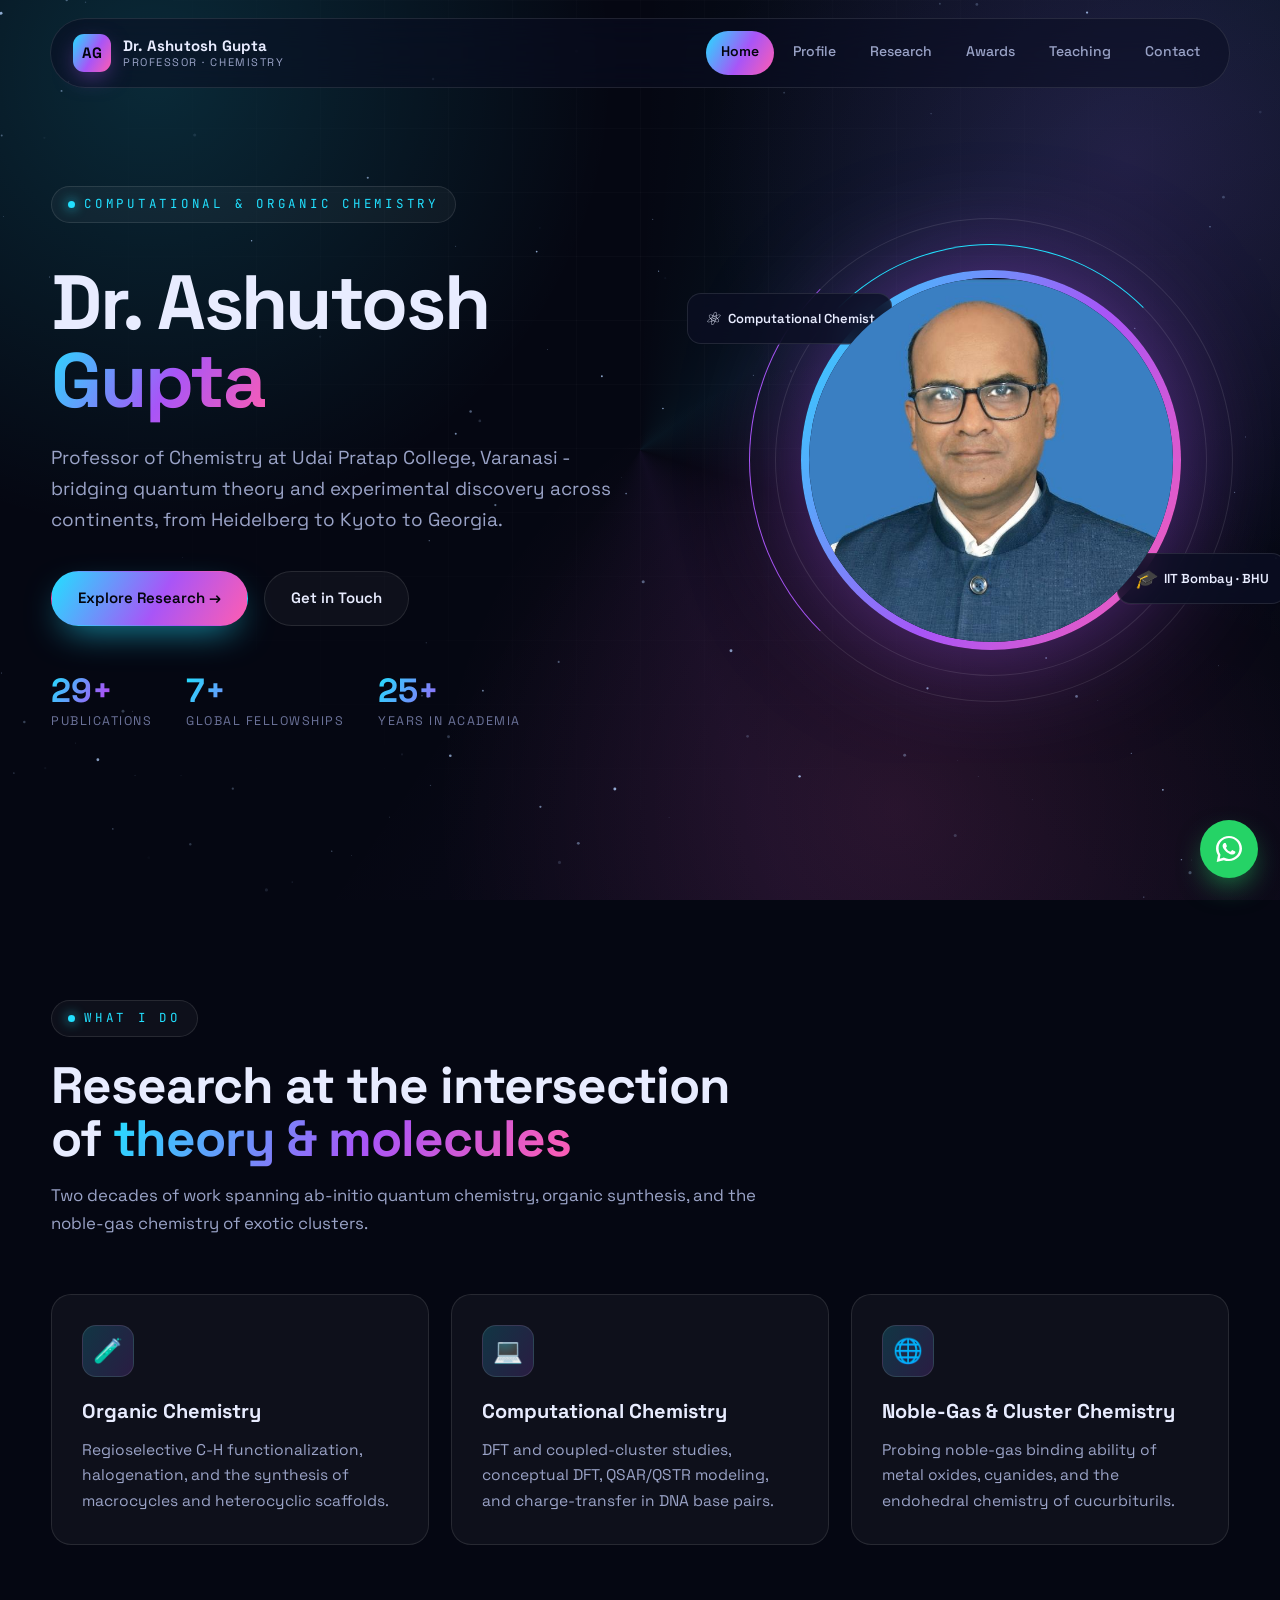
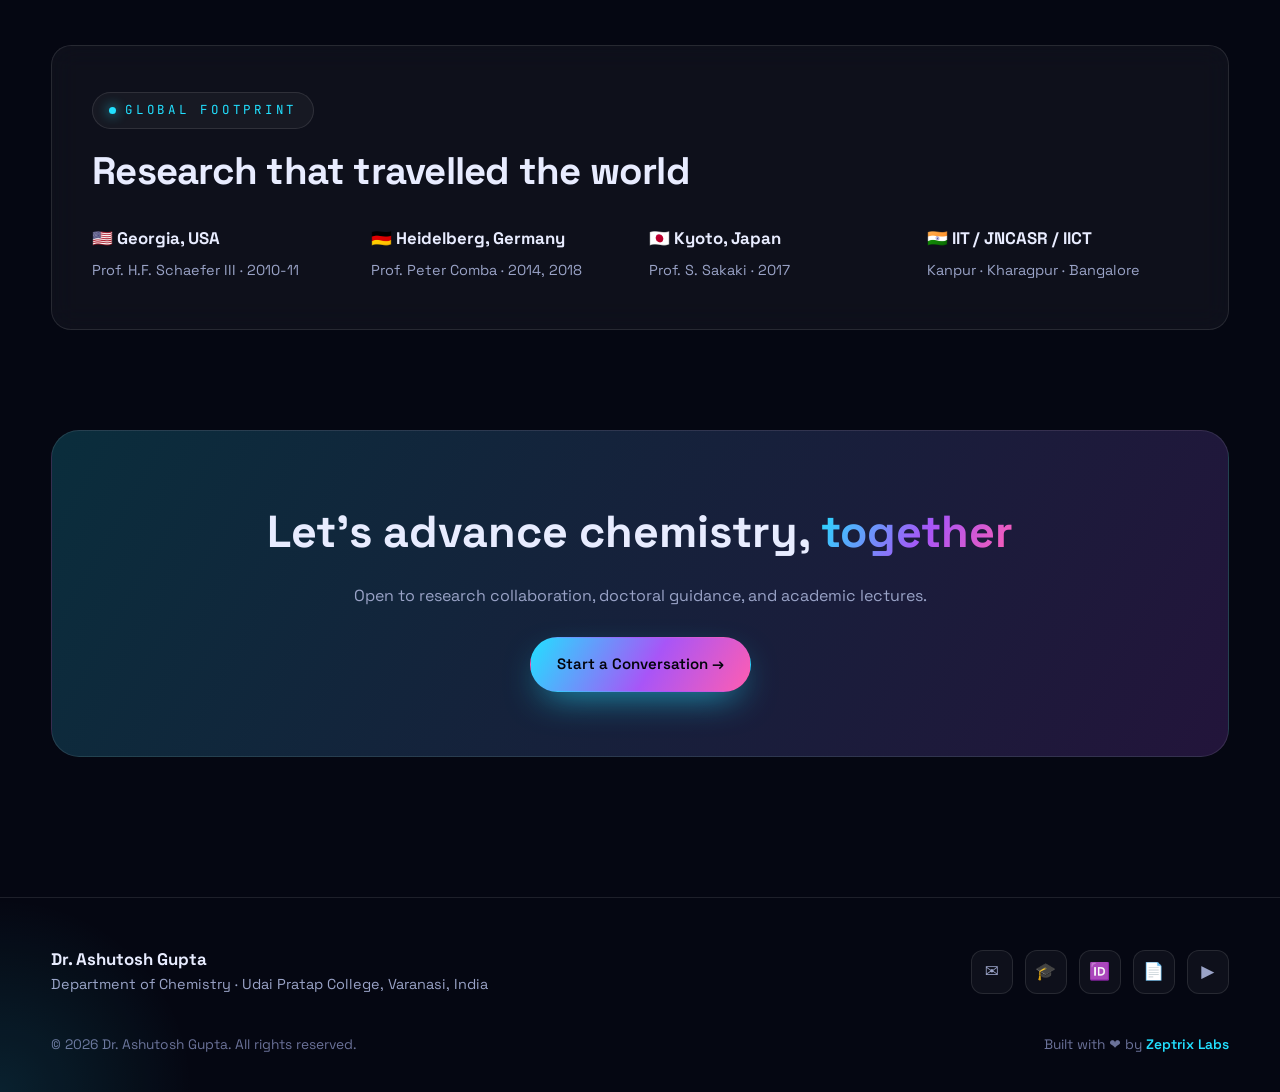
<file: index.html>
<!DOCTYPE html>
<html lang="en">
<head>
  <meta charset="UTF-8" />
  <meta name="viewport" content="width=device-width, initial-scale=1.0" />
  <title>Dr. Ashutosh Gupta - Professor of Chemistry | Computational & Organic Chemistry</title>
  <meta name="description" content="Official portfolio of Dr. Ashutosh Gupta - Professor of Chemistry, Udai Pratap College, Varanasi. Computational & Organic chemist, 29+ publications, international research fellow." />
  <link rel="preconnect" href="https://fonts.googleapis.com" />
  <link rel="preconnect" href="https://fonts.gstatic.com" crossorigin />
  <link href="https://fonts.googleapis.com/css2?family=Space+Grotesk:wght@400;500;600;700&family=JetBrains+Mono:wght@400;500&display=swap" rel="stylesheet" />
  <link rel="stylesheet" href="assets/css/style.css" />
</head>
<body>
  <div class="aurora"></div>
  <canvas id="stars"></canvas>
  <div class="grid-overlay"></div>

  <!-- NAV -->
  <nav class="nav">
    <a class="brand" href="index.html">
      <span class="mark">AG</span>
      <span class="who"><b>Dr. Ashutosh Gupta</b><span>Professor · Chemistry</span></span>
    </a>
    <button class="nav-toggle" aria-label="Menu"><span></span><span></span><span></span></button>
    <div class="nav-links">
      <a href="index.html" class="active">Home</a>
      <a href="about.html">Profile</a>
      <a href="research.html">Research</a>
      <a href="awards.html">Awards</a>
      <a href="teaching.html">Teaching</a>
      <a href="contact.html">Contact</a>
    </div>
  </nav>

  <main>
    <!-- HERO -->
    <section class="hero">
      <div class="container">
        <div class="hero-grid">
          <div class="reveal in">
            <span class="eyebrow">Computational &amp; Organic Chemistry</span>
            <h1>Dr. Ashutosh <span class="gradient-text">Gupta</span></h1>
            <p class="lead">Professor of Chemistry at Udai Pratap College, Varanasi - bridging quantum theory and experimental discovery across continents, from Heidelberg to Kyoto to Georgia.</p>
            <div class="hero-cta">
              <a href="research.html" class="btn btn-primary">Explore Research →</a>
              <a href="contact.html" class="btn btn-ghost">Get in Touch</a>
            </div>
            <div class="hero-stats">
              <div class="stat"><b data-count="29" data-suffix="+">0</b><span>Publications</span></div>
              <div class="stat"><b data-count="7" data-suffix="+">0</b><span>Global Fellowships</span></div>
              <div class="stat"><b data-count="25" data-suffix="+">0</b><span>Years in Academia</span></div>
            </div>
          </div>

          <div class="hero-orb reveal in" data-delay="2">
            <div class="orb">
              <div class="orb-ring r1"></div>
              <div class="orb-ring r2"></div>
              <img src="assets/image/ashutosh.jpeg" alt="Dr. Ashutosh Gupta - Professor of Chemistry" />
            </div>
            <div class="orb-badge b1"><i>⚛️</i> Computational Chemist</div>
            <div class="orb-badge b2"><i>🎓</i> IIT Bombay · BHU</div>
          </div>
        </div>
      </div>
    </section>

    <!-- FOCUS AREAS -->
    <section>
      <div class="container">
        <div class="section-head reveal">
          <span class="eyebrow">What I Do</span>
          <h2>Research at the intersection of <span class="gradient-text">theory &amp; molecules</span></h2>
          <p>Two decades of work spanning ab-initio quantum chemistry, organic synthesis, and the noble-gas chemistry of exotic clusters.</p>
        </div>
        <div class="grid-3">
          <div class="card reveal" data-delay="1">
            <div class="ico">🧪</div>
            <h3>Organic Chemistry</h3>
            <p>Regioselective C-H functionalization, halogenation, and the synthesis of macrocycles and heterocyclic scaffolds.</p>
          </div>
          <div class="card reveal" data-delay="2">
            <div class="ico">💻</div>
            <h3>Computational Chemistry</h3>
            <p>DFT and coupled-cluster studies, conceptual DFT, QSAR/QSTR modeling, and charge-transfer in DNA base pairs.</p>
          </div>
          <div class="card reveal" data-delay="3">
            <div class="ico">🌐</div>
            <h3>Noble-Gas &amp; Cluster Chemistry</h3>
            <p>Probing noble-gas binding ability of metal oxides, cyanides, and the endohedral chemistry of cucurbiturils.</p>
          </div>
        </div>
      </div>
    </section>

    <!-- GLOBAL FELLOWSHIPS STRIP -->
    <section style="padding-top:0;">
      <div class="container">
        <div class="glass reveal" style="padding:46px 40px;">
          <div class="section-head" style="margin-bottom:34px;">
            <span class="eyebrow">Global Footprint</span>
            <h2 style="font-size:clamp(1.6rem,3.5vw,2.4rem);">Research that travelled the world</h2>
          </div>
          <div class="grid-4">
            <div class="reveal" data-delay="1"><b style="font-size:1.05rem;">🇺🇸 Georgia, USA</b><p style="color:var(--text-dim);font-size:.9rem;margin-top:6px;">Prof. H.F. Schaefer III · 2010-11</p></div>
            <div class="reveal" data-delay="2"><b style="font-size:1.05rem;">🇩🇪 Heidelberg, Germany</b><p style="color:var(--text-dim);font-size:.9rem;margin-top:6px;">Prof. Peter Comba · 2014, 2018</p></div>
            <div class="reveal" data-delay="3"><b style="font-size:1.05rem;">🇯🇵 Kyoto, Japan</b><p style="color:var(--text-dim);font-size:.9rem;margin-top:6px;">Prof. S. Sakaki · 2017</p></div>
            <div class="reveal" data-delay="4"><b style="font-size:1.05rem;">🇮🇳 IIT / JNCASR / IICT</b><p style="color:var(--text-dim);font-size:.9rem;margin-top:6px;">Kanpur · Kharagpur · Bangalore</p></div>
          </div>
        </div>
      </div>
    </section>

    <!-- CTA -->
    <section style="padding-top:0;">
      <div class="container">
        <div class="cta-band reveal">
          <h2>Let's advance chemistry, <span class="gradient-text">together</span></h2>
          <p>Open to research collaboration, doctoral guidance, and academic lectures.</p>
          <a href="contact.html" class="btn btn-primary">Start a Conversation →</a>
        </div>
      </div>
    </section>
  </main>

  <footer>
    <div class="container footer-grid">
      <div>
        <b style="font-size:1.05rem;">Dr. Ashutosh Gupta</b>
        <p style="color:var(--text-dim);font-size:.9rem;">Department of Chemistry · Udai Pratap College, Varanasi, India</p>
      </div>
      <div class="socials">
        <a href="mailto:ashu1809@gmail.com" title="Email">✉</a>
        <a href="https://scholar.google.co.in/citations?hl=en&amp;user=BQJ2WIkAAAAJ" target="_blank" rel="noopener" title="Google Scholar">🎓</a>
        <a href="https://orcid.org/0000-0003-2785-5837" target="_blank" rel="noopener" title="ORCID">🆔</a>
        <a href="https://www.scopus.com/authid/detail.uri?authorId=57206837493" target="_blank" rel="noopener" title="Scopus">📄</a>
        <a href="https://www.youtube.com/playlist?list=PL-eXnoYeuF8Af0192IlCn0NewA6JSvz9D" target="_blank" rel="noopener" title="YouTube">▶</a>
      </div>
    </div>
    <div class="footer-bottom" style="border-top:none;padding-top:var(--space-3);">
      <p>&copy; <span data-year>2026</span> Dr. Ashutosh Gupta. All rights reserved.</p>
      <p>Built with ❤️ by <a href="https://zeptrixlabs.com" target="_blank" rel="noopener noreferrer">Zeptrix Labs</a></p>
    </div>
  </footer>

  <!-- Floating WhatsApp Button -->
  <a href="https://wa.me/919451138002?text=Hello%20Dr.%20Ashutosh%20Gupta%2C%20I%20would%20like%20to%20connect." class="float-wa" aria-label="Chat on WhatsApp" target="_blank" rel="noopener noreferrer">
    <svg viewBox="0 0 32 32" fill="currentColor" aria-hidden="true"><path d="M16 3C8.83 3 3 8.62 3 15.53c0 2.42.72 4.68 1.96 6.6L3.7 29l7.15-1.84A13.45 13.45 0 0 0 16 28c7.17 0 13-5.62 13-12.47S23.17 3 16 3zm0 22.88c-1.65 0-3.24-.38-4.68-1.12l-.34-.17-4.24 1.09.75-4.03-.22-.35a10.13 10.13 0 0 1-1.7-5.77C5.57 9.8 10.25 5.12 16 5.12s10.43 4.68 10.43 10.41S21.75 25.88 16 25.88zm5.72-7.7c-.31-.15-1.84-.88-2.13-.98-.29-.11-.5-.15-.71.15-.21.31-.82.98-1 1.18-.18.21-.37.23-.68.08-.31-.15-1.31-.47-2.5-1.48-.92-.8-1.55-1.79-1.73-2.1-.18-.31-.02-.47.13-.62.14-.13.31-.35.47-.52.16-.18.21-.31.31-.52.1-.21.05-.39-.03-.54-.08-.15-.71-1.67-.97-2.28-.26-.6-.52-.51-.71-.52h-.61c-.21 0-.55.08-.84.39-.29.31-1.1 1.04-1.1 2.54s1.13 2.95 1.29 3.16c.16.21 2.22 3.3 5.38 4.63.75.31 1.34.5 1.79.64.75.23 1.44.2 1.98.12.6-.09 1.84-.73 2.1-1.43.26-.7.26-1.31.18-1.43-.08-.13-.29-.21-.6-.36z"/></svg>
  </a>

  <script src="assets/js/main.js"></script>
</body>
</html>
</file>
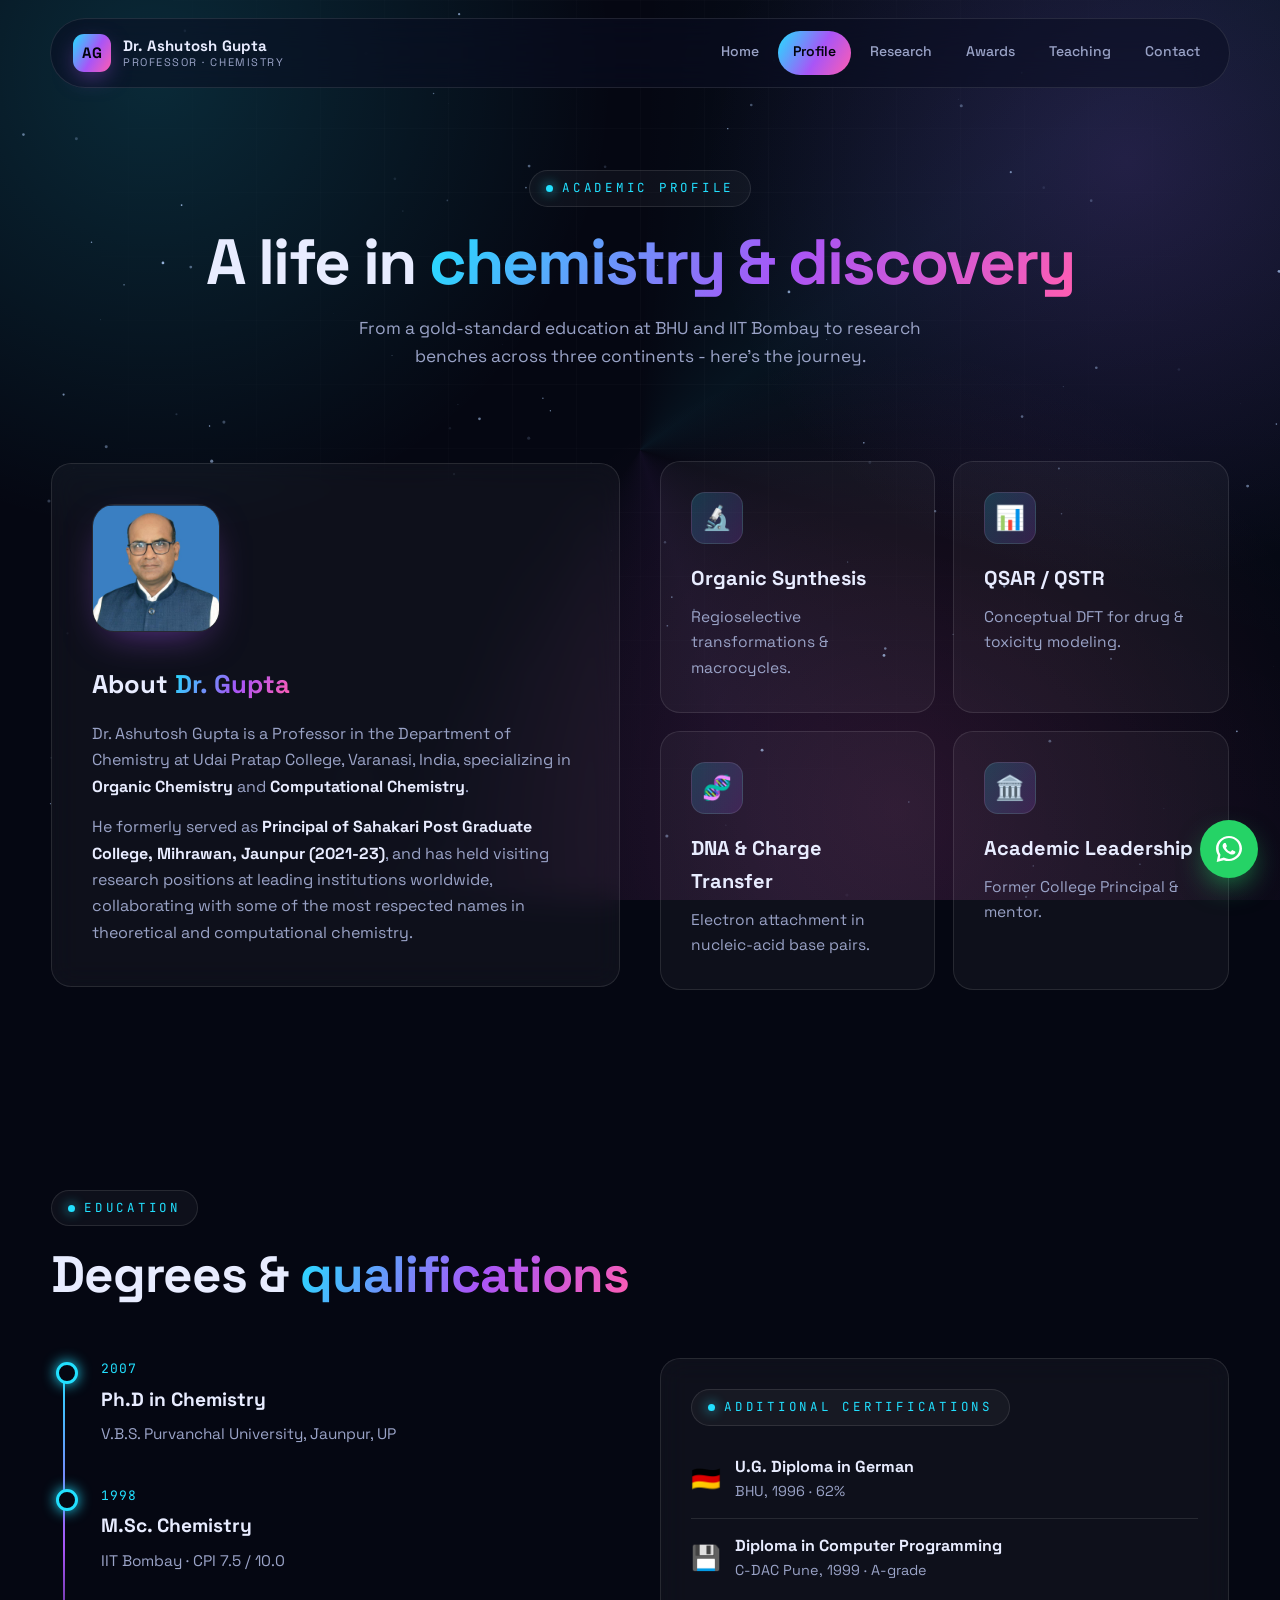
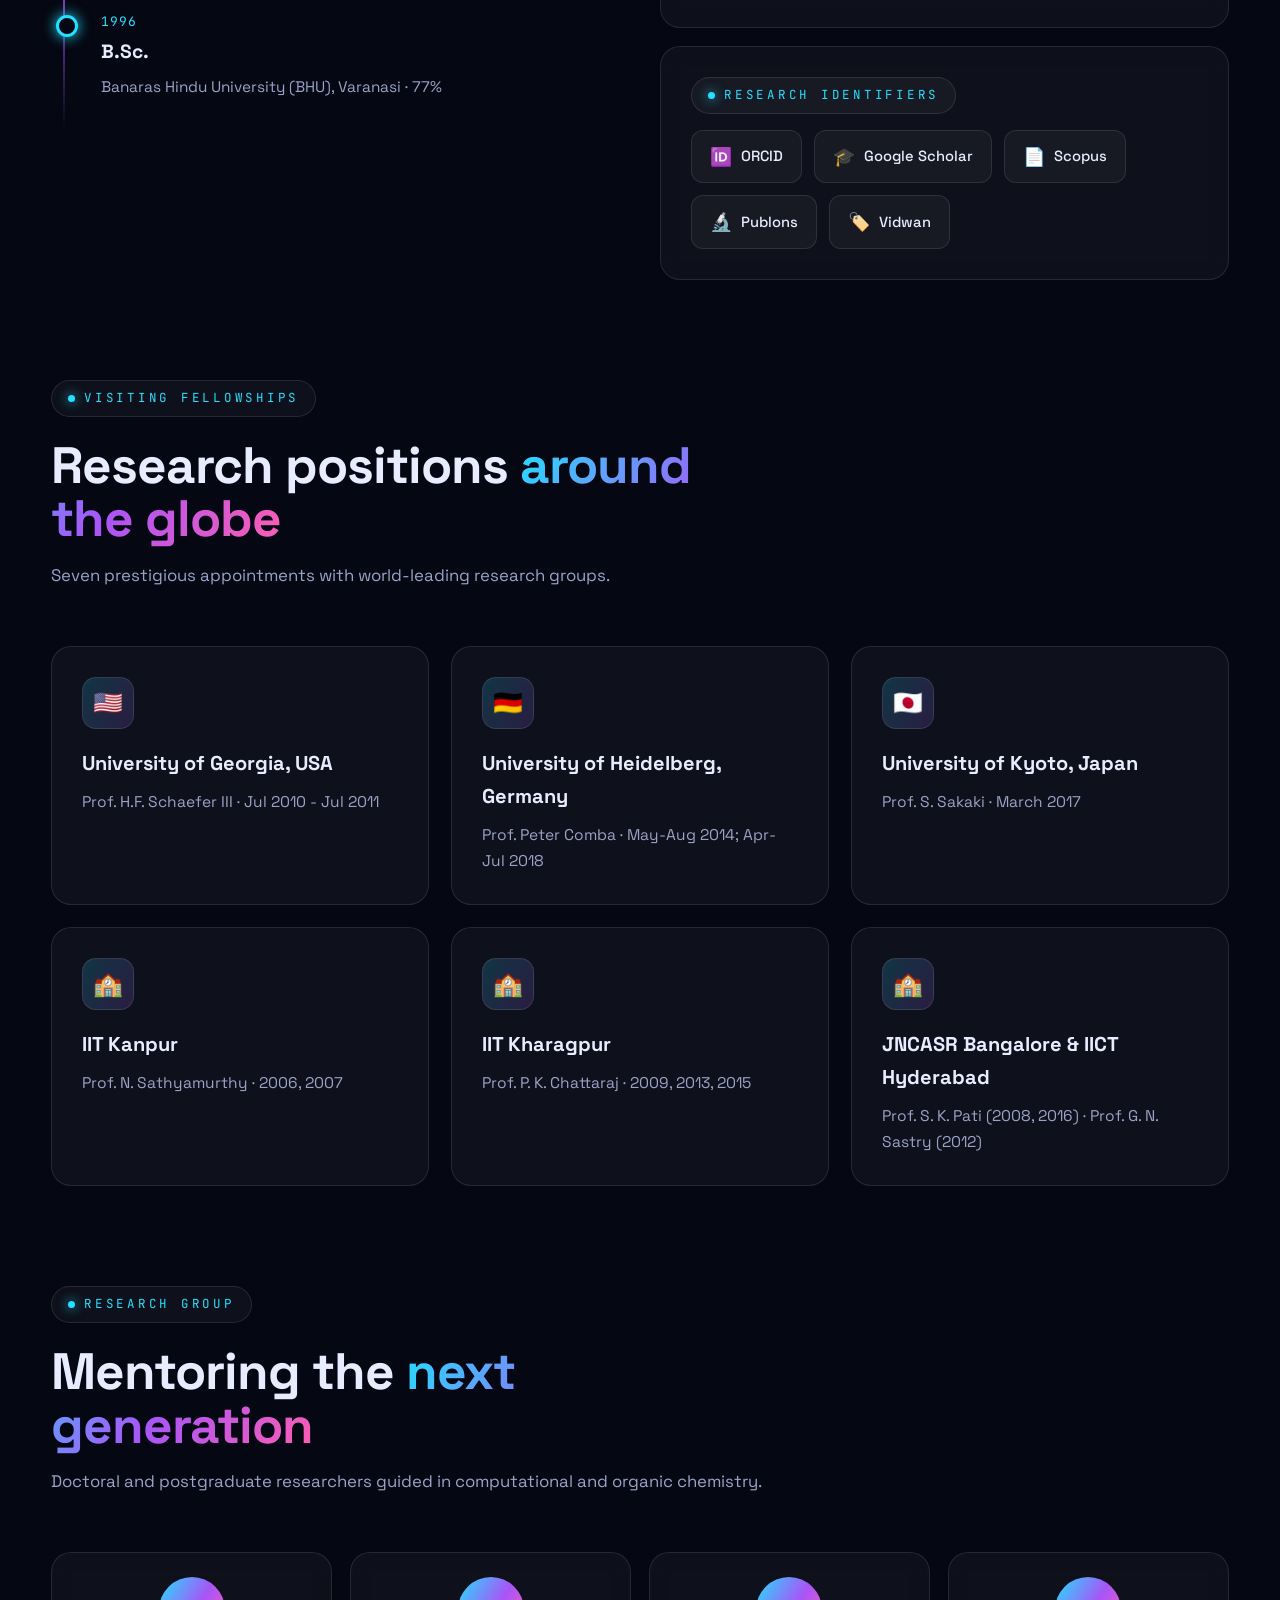
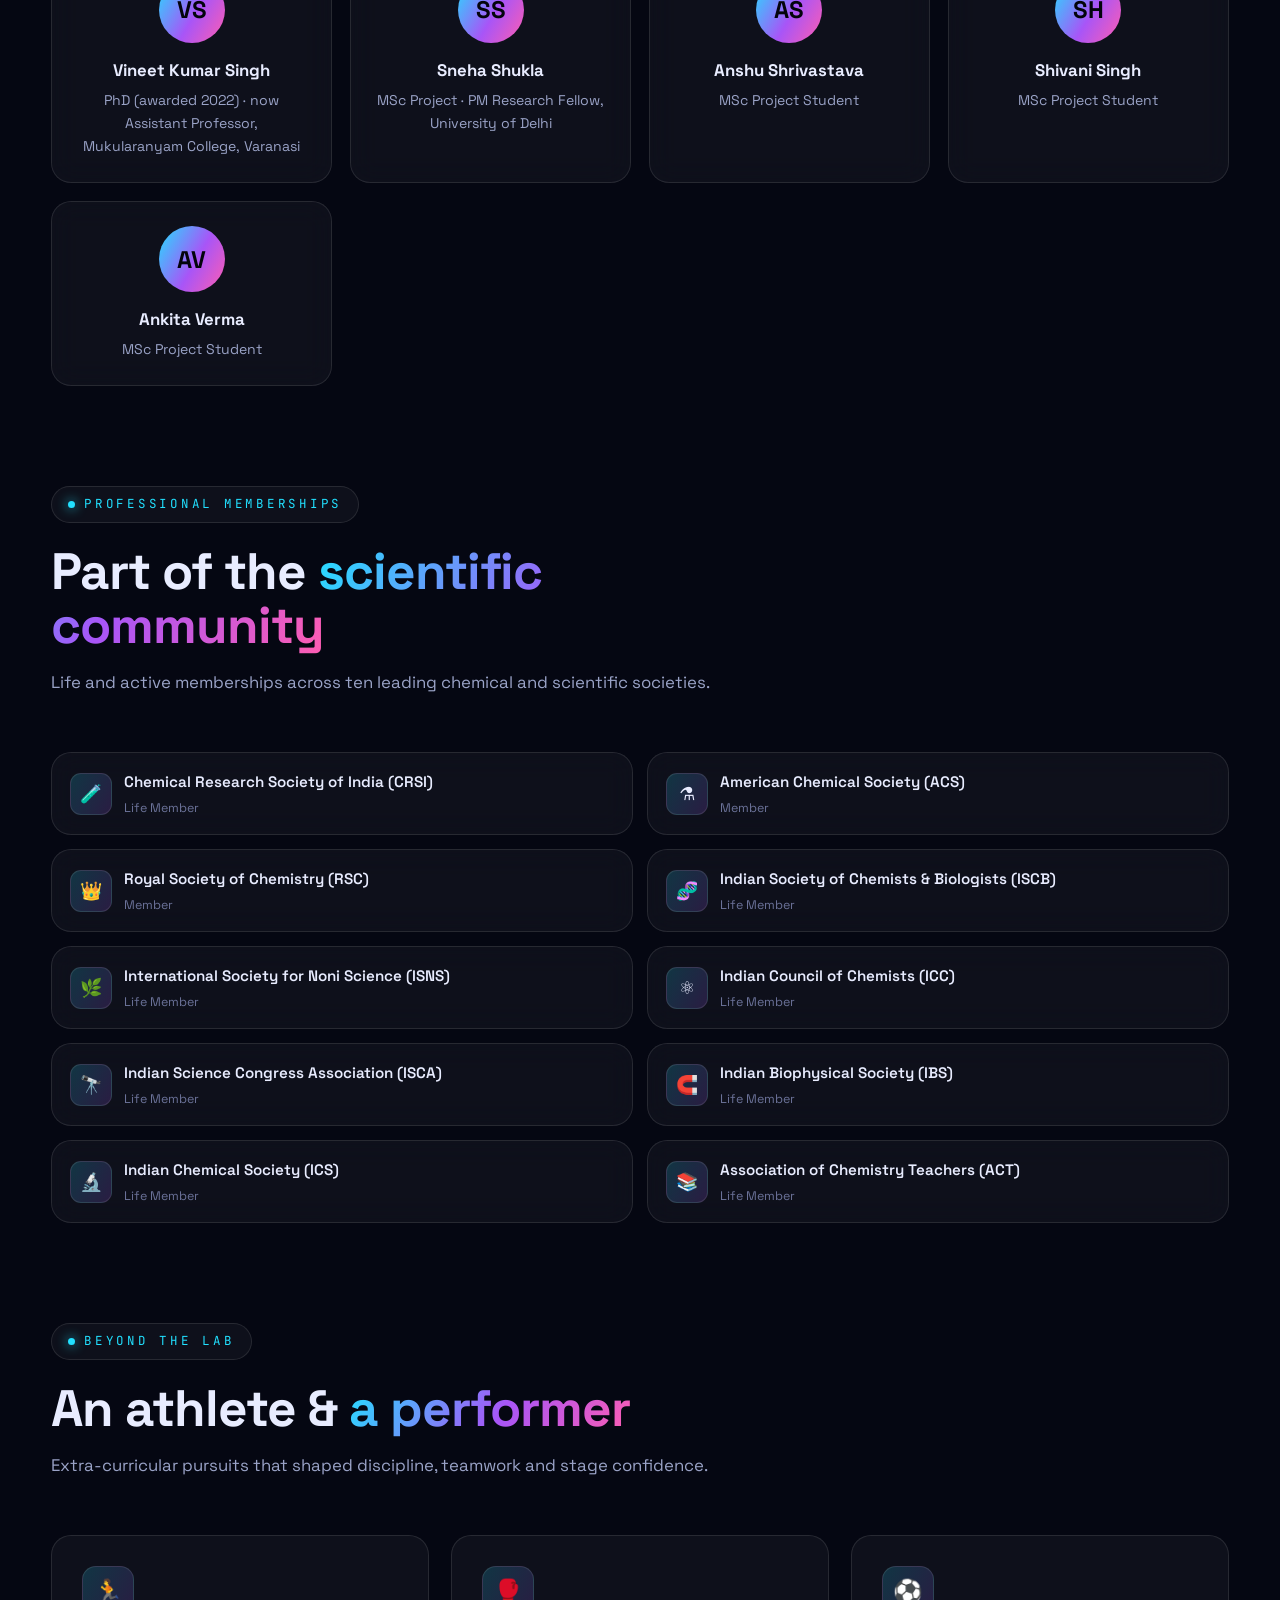
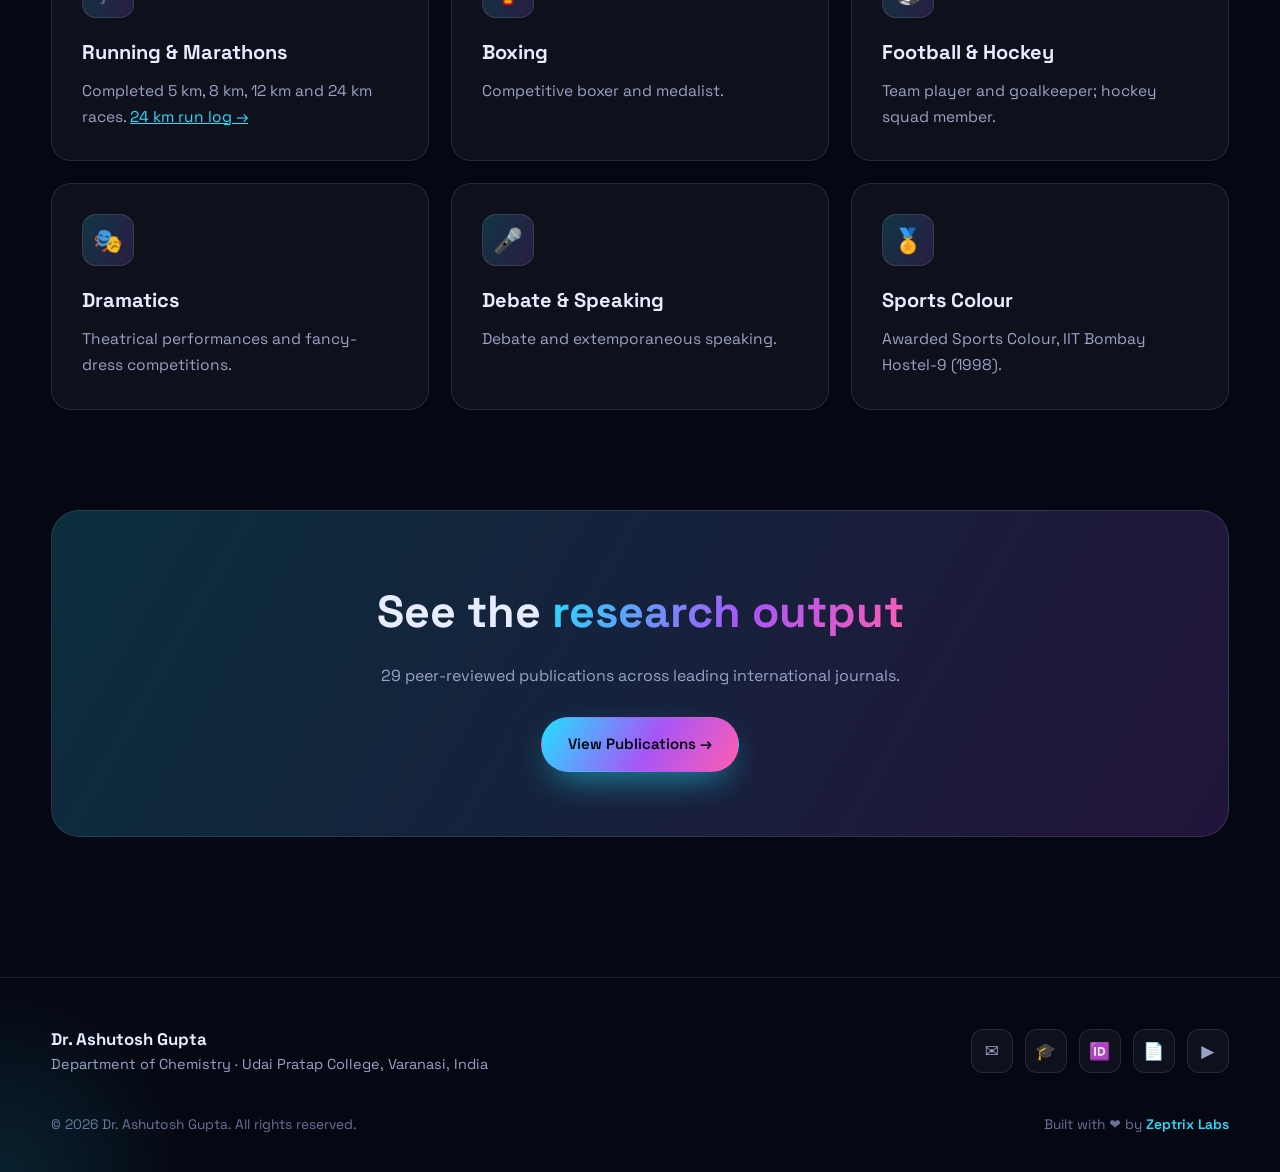
<file: about.html>
<!DOCTYPE html>
<html lang="en">
<head>
  <meta charset="UTF-8" />
  <meta name="viewport" content="width=device-width, initial-scale=1.0" />
  <title>Academic Profile - Dr. Ashutosh Gupta</title>
  <meta name="description" content="Education, qualifications and international research fellowships of Dr. Ashutosh Gupta, Professor of Chemistry." />
  <link rel="preconnect" href="https://fonts.googleapis.com" />
  <link rel="preconnect" href="https://fonts.gstatic.com" crossorigin />
  <link href="https://fonts.googleapis.com/css2?family=Space+Grotesk:wght@400;500;600;700&family=JetBrains+Mono:wght@400;500&display=swap" rel="stylesheet" />
  <link rel="stylesheet" href="assets/css/style.css" />
</head>
<body>
  <div class="aurora"></div>
  <canvas id="stars"></canvas>
  <div class="grid-overlay"></div>

  <nav class="nav">
    <a class="brand" href="index.html">
      <span class="mark">AG</span>
      <span class="who"><b>Dr. Ashutosh Gupta</b><span>Professor · Chemistry</span></span>
    </a>
    <button class="nav-toggle" aria-label="Menu"><span></span><span></span><span></span></button>
    <div class="nav-links">
      <a href="index.html">Home</a>
      <a href="about.html" class="active">Profile</a>
      <a href="research.html">Research</a>
      <a href="awards.html">Awards</a>
      <a href="teaching.html">Teaching</a>
      <a href="contact.html">Contact</a>
    </div>
  </nav>

  <main>
    <header class="page-head container">
      <span class="eyebrow">Academic Profile</span>
      <h1>A life in <span class="gradient-text">chemistry &amp; discovery</span></h1>
      <p>From a gold-standard education at BHU and IIT Bombay to research benches across three continents - here's the journey.</p>
    </header>

    <!-- BIO -->
    <section style="padding-top:30px;">
      <div class="container">
        <div class="grid-2" style="align-items:center;gap:40px;">
          <div class="glass reveal" style="padding:40px;">
            <img src="assets/image/ashutosh.jpeg" alt="Dr. Ashutosh Gupta" style="width:128px;height:128px;border-radius:22px;object-fit:cover;object-position:center top;margin-bottom:22px;border:1px solid var(--border);box-shadow:0 14px 40px -16px rgba(168,85,247,.6);" />
            <h2 style="font-size:1.6rem;margin-bottom:16px;">About <span class="gradient-text">Dr. Gupta</span></h2>
            <p style="color:var(--text-dim);margin-bottom:14px;">Dr. Ashutosh Gupta is a Professor in the Department of Chemistry at Udai Pratap College, Varanasi, India, specializing in <b style="color:var(--text);">Organic Chemistry</b> and <b style="color:var(--text);">Computational Chemistry</b>.</p>
            <p style="color:var(--text-dim);">He formerly served as <b style="color:var(--text);">Principal of Sahakari Post Graduate College, Mihrawan, Jaunpur (2021-23)</b>, and has held visiting research positions at leading institutions worldwide, collaborating with some of the most respected names in theoretical and computational chemistry.</p>
          </div>
          <div class="reveal" data-delay="1">
            <div class="grid-2" style="gap:18px;">
              <div class="card"><div class="ico">🔬</div><h3>Organic Synthesis</h3><p>Regioselective transformations &amp; macrocycles.</p></div>
              <div class="card"><div class="ico">📊</div><h3>QSAR / QSTR</h3><p>Conceptual DFT for drug &amp; toxicity modeling.</p></div>
              <div class="card"><div class="ico">🧬</div><h3>DNA &amp; Charge Transfer</h3><p>Electron attachment in nucleic-acid base pairs.</p></div>
              <div class="card"><div class="ico">🏛️</div><h3>Academic Leadership</h3><p>Former College Principal &amp; mentor.</p></div>
            </div>
          </div>
        </div>
      </div>
    </section>

    <!-- EDUCATION -->
    <section>
      <div class="container">
        <div class="section-head reveal">
          <span class="eyebrow">Education</span>
          <h2>Degrees &amp; <span class="gradient-text">qualifications</span></h2>
        </div>
        <div class="grid-2" style="gap:40px;align-items:start;">
          <div class="timeline reveal">
            <div class="tl-item"><div class="yr">2007</div><h3>Ph.D in Chemistry</h3><p>V.B.S. Purvanchal University, Jaunpur, UP</p></div>
            <div class="tl-item"><div class="yr">1998</div><h3>M.Sc. Chemistry</h3><p>IIT Bombay · CPI 7.5 / 10.0</p></div>
            <div class="tl-item"><div class="yr">1996</div><h3>B.Sc.</h3><p>Banaras Hindu University (BHU), Varanasi · 77%</p></div>
          </div>
          <div class="reveal" data-delay="1">
            <div class="glass" style="padding:30px;margin-bottom:18px;">
              <span class="eyebrow" style="margin-bottom:14px;">Additional Certifications</span>
              <div style="display:flex;gap:14px;align-items:center;padding:14px 0;border-bottom:1px solid var(--border);">
                <span style="font-size:24px;">🇩🇪</span><div><b>U.G. Diploma in German</b><p style="color:var(--text-dim);font-size:.9rem;">BHU, 1996 · 62%</p></div>
              </div>
              <div style="display:flex;gap:14px;align-items:center;padding:14px 0;">
                <span style="font-size:24px;">💾</span><div><b>Diploma in Computer Programming</b><p style="color:var(--text-dim);font-size:.9rem;">C-DAC Pune, 1999 · A-grade</p></div>
              </div>
            </div>
            <div class="glass" style="padding:30px;">
              <span class="eyebrow" style="margin-bottom:16px;">Research Identifiers</span>
              <div class="id-links">
                <a class="id-btn" href="https://orcid.org/0000-0003-2785-5837" target="_blank" rel="noopener"><i>🆔</i> ORCID</a>
                <a class="id-btn" href="https://scholar.google.co.in/citations?hl=en&amp;user=BQJ2WIkAAAAJ" target="_blank" rel="noopener"><i>🎓</i> Google Scholar</a>
                <a class="id-btn" href="https://www.scopus.com/authid/detail.uri?authorId=57206837493" target="_blank" rel="noopener"><i>📄</i> Scopus</a>
                <a class="id-btn" href="https://publons.com/researcher/2730451/ashutosh-gupta/" target="_blank" rel="noopener"><i>🔬</i> Publons</a>
                <a class="id-btn" href="https://vidwan.inflibnet.ac.in/profile/278386" target="_blank" rel="noopener"><i>🏷️</i> Vidwan</a>
              </div>
            </div>
          </div>
        </div>
      </div>
    </section>

    <!-- FELLOWSHIPS -->
    <section style="padding-top:0;">
      <div class="container">
        <div class="section-head reveal">
          <span class="eyebrow">Visiting Fellowships</span>
          <h2>Research positions <span class="gradient-text">around the globe</span></h2>
          <p>Seven prestigious appointments with world-leading research groups.</p>
        </div>
        <div class="grid-3">
          <div class="card reveal" data-delay="1"><div class="ico">🇺🇸</div><h3>University of Georgia, USA</h3><p>Prof. H.F. Schaefer III · Jul 2010 - Jul 2011</p></div>
          <div class="card reveal" data-delay="2"><div class="ico">🇩🇪</div><h3>University of Heidelberg, Germany</h3><p>Prof. Peter Comba · May-Aug 2014; Apr-Jul 2018</p></div>
          <div class="card reveal" data-delay="3"><div class="ico">🇯🇵</div><h3>University of Kyoto, Japan</h3><p>Prof. S. Sakaki · March 2017</p></div>
          <div class="card reveal" data-delay="1"><div class="ico">🏫</div><h3>IIT Kanpur</h3><p>Prof. N. Sathyamurthy · 2006, 2007</p></div>
          <div class="card reveal" data-delay="2"><div class="ico">🏫</div><h3>IIT Kharagpur</h3><p>Prof. P. K. Chattaraj · 2009, 2013, 2015</p></div>
          <div class="card reveal" data-delay="3"><div class="ico">🏫</div><h3>JNCASR Bangalore &amp; IICT Hyderabad</h3><p>Prof. S. K. Pati (2008, 2016) · Prof. G. N. Sastry (2012)</p></div>
        </div>
      </div>
    </section>

    <!-- RESEARCH GROUP -->
    <section style="padding-top:0;">
      <div class="container">
        <div class="section-head reveal">
          <span class="eyebrow">Research Group</span>
          <h2>Mentoring the <span class="gradient-text">next generation</span></h2>
          <p>Doctoral and postgraduate researchers guided in computational and organic chemistry.</p>
        </div>
        <div class="grid-4">
          <div class="glass person reveal" style="grid-column:span 1;"><div class="av">VS</div><h3>Vineet Kumar Singh</h3><p>PhD (awarded 2022) · now Assistant Professor, Mukularanyam College, Varanasi</p></div>
          <div class="glass person reveal" data-delay="1"><div class="av">SS</div><h3>Sneha Shukla</h3><p>MSc Project · PM Research Fellow, University of Delhi</p></div>
          <div class="glass person reveal" data-delay="2"><div class="av">AS</div><h3>Anshu Shrivastava</h3><p>MSc Project Student</p></div>
          <div class="glass person reveal" data-delay="3"><div class="av">SH</div><h3>Shivani Singh</h3><p>MSc Project Student</p></div>
          <div class="glass person reveal"><div class="av">AV</div><h3>Ankita Verma</h3><p>MSc Project Student</p></div>
        </div>
      </div>
    </section>

    <!-- MEMBERSHIPS -->
    <section style="padding-top:0;">
      <div class="container">
        <div class="section-head reveal">
          <span class="eyebrow">Professional Memberships</span>
          <h2>Part of the <span class="gradient-text">scientific community</span></h2>
          <p>Life and active memberships across ten leading chemical and scientific societies.</p>
        </div>
        <div class="mem-grid">
          <div class="glass mem reveal"><div class="badge">🧪</div><div><b>Chemical Research Society of India (CRSI)</b><small>Life Member</small></div></div>
          <div class="glass mem reveal" data-delay="1"><div class="badge">⚗️</div><div><b>American Chemical Society (ACS)</b><small>Member</small></div></div>
          <div class="glass mem reveal" data-delay="2"><div class="badge">👑</div><div><b>Royal Society of Chemistry (RSC)</b><small>Member</small></div></div>
          <div class="glass mem reveal" data-delay="3"><div class="badge">🧬</div><div><b>Indian Society of Chemists &amp; Biologists (ISCB)</b><small>Life Member</small></div></div>
          <div class="glass mem reveal"><div class="badge">🌿</div><div><b>International Society for Noni Science (ISNS)</b><small>Life Member</small></div></div>
          <div class="glass mem reveal" data-delay="1"><div class="badge">⚛️</div><div><b>Indian Council of Chemists (ICC)</b><small>Life Member</small></div></div>
          <div class="glass mem reveal" data-delay="2"><div class="badge">🔭</div><div><b>Indian Science Congress Association (ISCA)</b><small>Life Member</small></div></div>
          <div class="glass mem reveal" data-delay="3"><div class="badge">🧲</div><div><b>Indian Biophysical Society (IBS)</b><small>Life Member</small></div></div>
          <div class="glass mem reveal"><div class="badge">🔬</div><div><b>Indian Chemical Society (ICS)</b><small>Life Member</small></div></div>
          <div class="glass mem reveal" data-delay="1"><div class="badge">📚</div><div><b>Association of Chemistry Teachers (ACT)</b><small>Life Member</small></div></div>
        </div>
      </div>
    </section>

    <!-- BEYOND THE LAB -->
    <section style="padding-top:0;">
      <div class="container">
        <div class="section-head reveal">
          <span class="eyebrow">Beyond the Lab</span>
          <h2>An athlete &amp; <span class="gradient-text">a performer</span></h2>
          <p>Extra-curricular pursuits that shaped discipline, teamwork and stage confidence.</p>
        </div>
        <div class="grid-3">
          <div class="card reveal"><div class="ico">🏃</div><h3>Running &amp; Marathons</h3><p>Completed 5 km, 8 km, 12 km and 24 km races. <a href="https://www.endomondo.com/users/22783656/workouts/841458929" target="_blank" rel="noopener" style="color:var(--cyan);">24 km run log →</a></p></div>
          <div class="card reveal" data-delay="1"><div class="ico">🥊</div><h3>Boxing</h3><p>Competitive boxer and medalist.</p></div>
          <div class="card reveal" data-delay="2"><div class="ico">⚽</div><h3>Football &amp; Hockey</h3><p>Team player and goalkeeper; hockey squad member.</p></div>
          <div class="card reveal"><div class="ico">🎭</div><h3>Dramatics</h3><p>Theatrical performances and fancy-dress competitions.</p></div>
          <div class="card reveal" data-delay="1"><div class="ico">🎤</div><h3>Debate &amp; Speaking</h3><p>Debate and extemporaneous speaking.</p></div>
          <div class="card reveal" data-delay="2"><div class="ico">🏅</div><h3>Sports Colour</h3><p>Awarded Sports Colour, IIT Bombay Hostel-9 (1998).</p></div>
        </div>
      </div>
    </section>

    <section style="padding-top:0;">
      <div class="container">
        <div class="cta-band reveal">
          <h2>See the <span class="gradient-text">research output</span></h2>
          <p>29 peer-reviewed publications across leading international journals.</p>
          <a href="research.html" class="btn btn-primary">View Publications →</a>
        </div>
      </div>
    </section>
  </main>

  <footer>
    <div class="container footer-grid">
      <div>
        <b style="font-size:1.05rem;">Dr. Ashutosh Gupta</b>
        <p style="color:var(--text-dim);font-size:.9rem;">Department of Chemistry · Udai Pratap College, Varanasi, India</p>
      </div>
      <div class="socials">
        <a href="mailto:ashu1809@gmail.com" title="Email">✉</a>
        <a href="https://scholar.google.co.in/citations?hl=en&amp;user=BQJ2WIkAAAAJ" target="_blank" rel="noopener" title="Google Scholar">🎓</a>
        <a href="https://orcid.org/0000-0003-2785-5837" target="_blank" rel="noopener" title="ORCID">🆔</a>
        <a href="https://www.scopus.com/authid/detail.uri?authorId=57206837493" target="_blank" rel="noopener" title="Scopus">📄</a>
        <a href="https://www.youtube.com/playlist?list=PL-eXnoYeuF8Af0192IlCn0NewA6JSvz9D" target="_blank" rel="noopener" title="YouTube">▶</a>
      </div>
    </div>
    <div class="footer-bottom" style="border-top:none;padding-top:var(--space-3);">
      <p>&copy; <span data-year>2026</span> Dr. Ashutosh Gupta. All rights reserved.</p>
      <p>Built with ❤️ by <a href="https://zeptrixlabs.com" target="_blank" rel="noopener noreferrer">Zeptrix Labs</a></p>
    </div>
  </footer>

  <!-- Floating WhatsApp Button -->
  <a href="https://wa.me/919451138002?text=Hello%20Dr.%20Ashutosh%20Gupta%2C%20I%20would%20like%20to%20connect." class="float-wa" aria-label="Chat on WhatsApp" target="_blank" rel="noopener noreferrer">
    <svg viewBox="0 0 32 32" fill="currentColor" aria-hidden="true"><path d="M16 3C8.83 3 3 8.62 3 15.53c0 2.42.72 4.68 1.96 6.6L3.7 29l7.15-1.84A13.45 13.45 0 0 0 16 28c7.17 0 13-5.62 13-12.47S23.17 3 16 3zm0 22.88c-1.65 0-3.24-.38-4.68-1.12l-.34-.17-4.24 1.09.75-4.03-.22-.35a10.13 10.13 0 0 1-1.7-5.77C5.57 9.8 10.25 5.12 16 5.12s10.43 4.68 10.43 10.41S21.75 25.88 16 25.88zm5.72-7.7c-.31-.15-1.84-.88-2.13-.98-.29-.11-.5-.15-.71.15-.21.31-.82.98-1 1.18-.18.21-.37.23-.68.08-.31-.15-1.31-.47-2.5-1.48-.92-.8-1.55-1.79-1.73-2.1-.18-.31-.02-.47.13-.62.14-.13.31-.35.47-.52.16-.18.21-.31.31-.52.1-.21.05-.39-.03-.54-.08-.15-.71-1.67-.97-2.28-.26-.6-.52-.51-.71-.52h-.61c-.21 0-.55.08-.84.39-.29.31-1.1 1.04-1.1 2.54s1.13 2.95 1.29 3.16c.16.21 2.22 3.3 5.38 4.63.75.31 1.34.5 1.79.64.75.23 1.44.2 1.98.12.6-.09 1.84-.73 2.1-1.43.26-.7.26-1.31.18-1.43-.08-.13-.29-.21-.6-.36z"/></svg>
  </a>

  <script src="assets/js/main.js"></script>
</body>
</html>
</file>
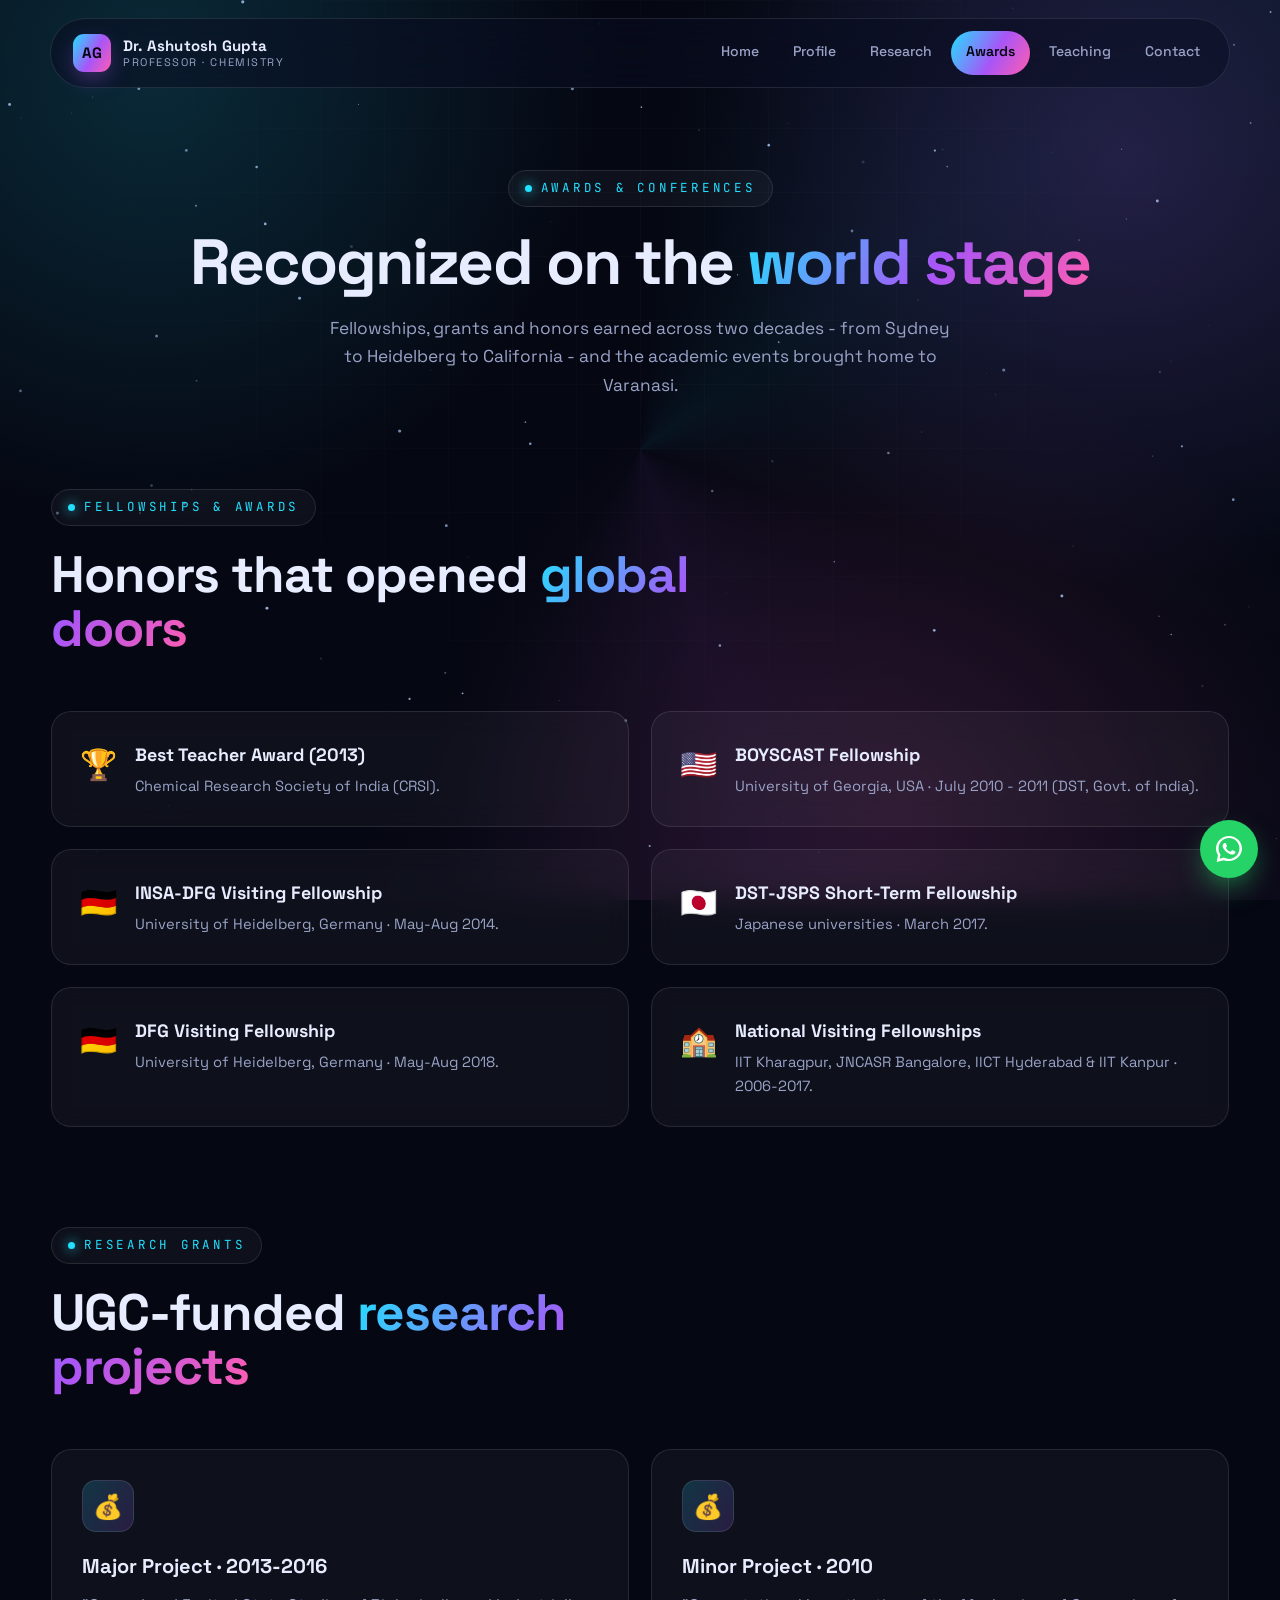
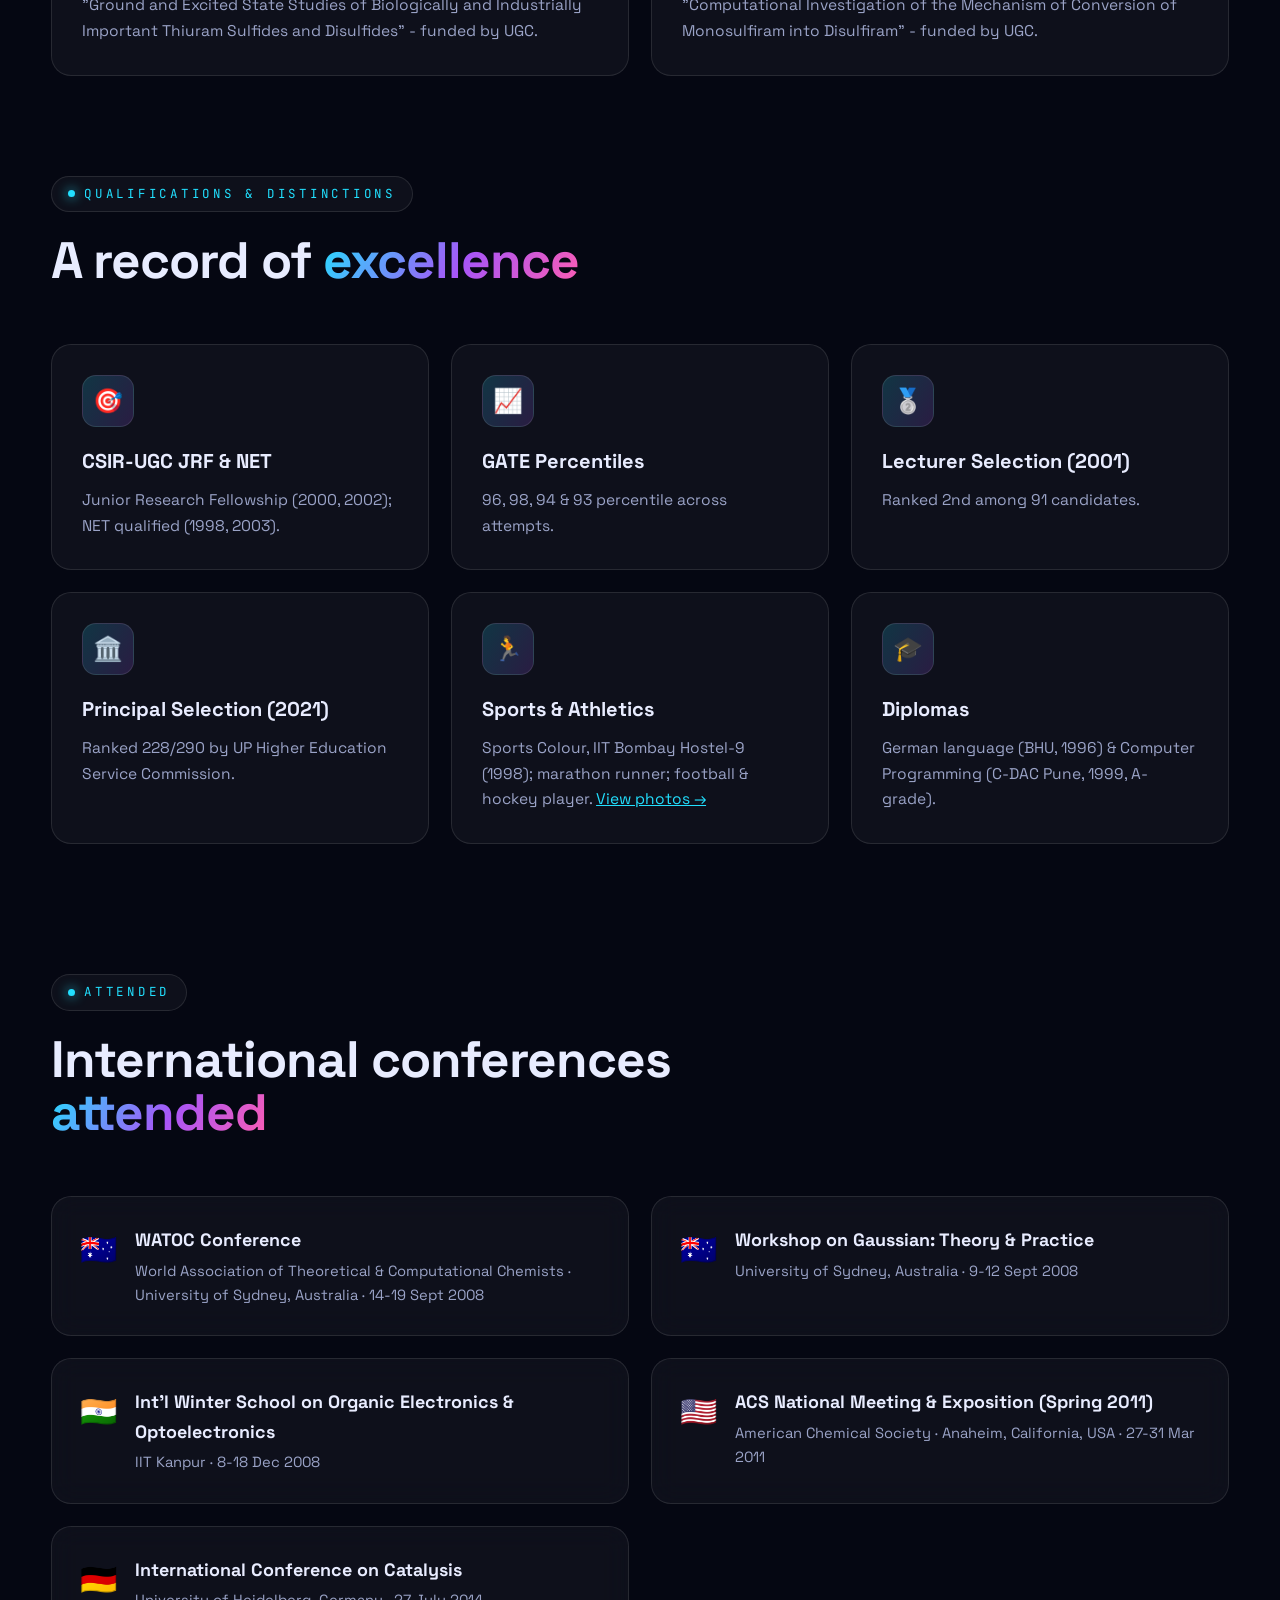
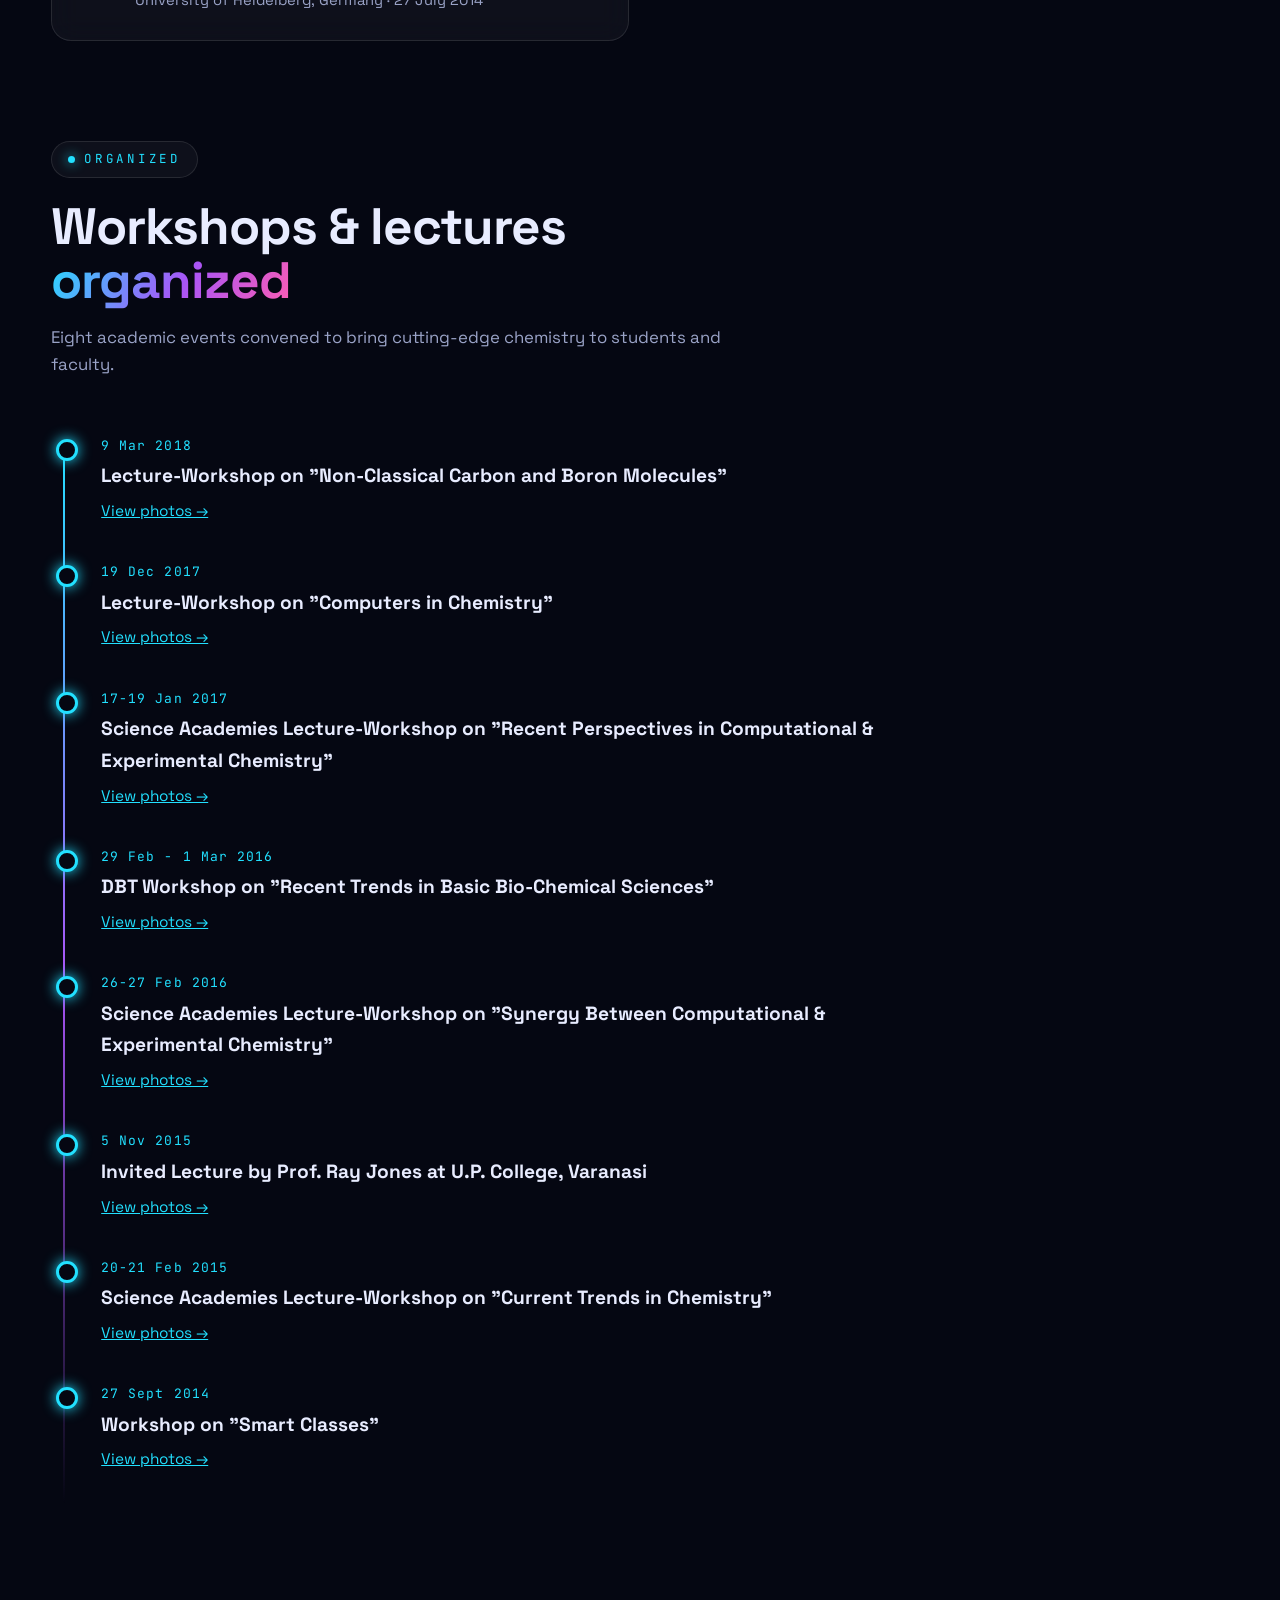
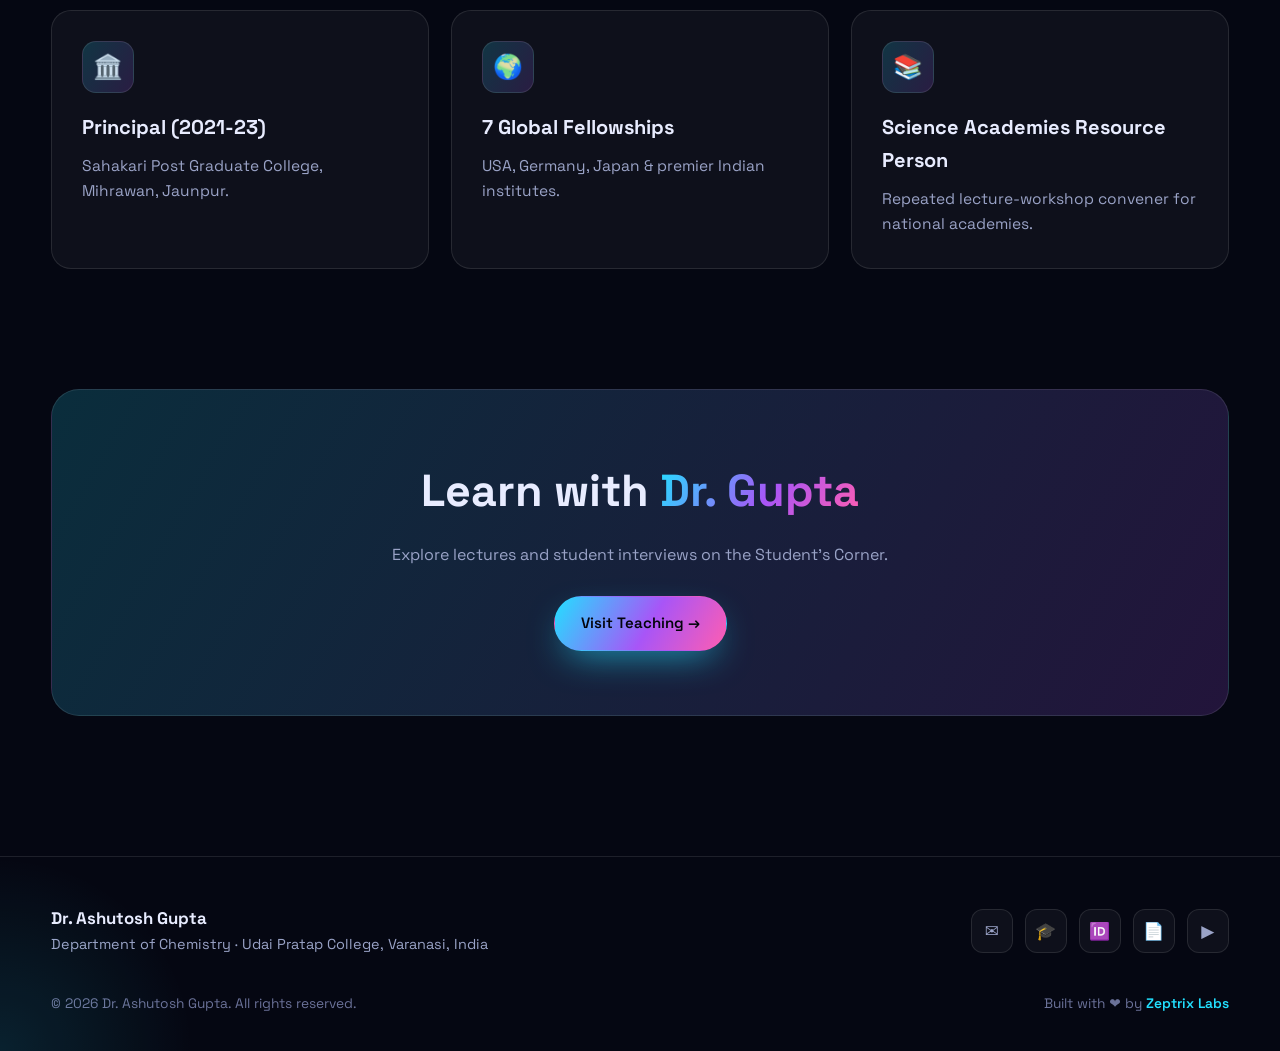
<file: awards.html>
<!DOCTYPE html>
<html lang="en">
<head>
  <meta charset="UTF-8" />
  <meta name="viewport" content="width=device-width, initial-scale=1.0" />
  <title>Awards &amp; Conferences - Dr. Ashutosh Gupta</title>
  <meta name="description" content="Conferences attended and organized by Dr. Ashutosh Gupta, plus academic honors and recognition." />
  <link rel="preconnect" href="https://fonts.googleapis.com" />
  <link rel="preconnect" href="https://fonts.gstatic.com" crossorigin />
  <link href="https://fonts.googleapis.com/css2?family=Space+Grotesk:wght@400;500;600;700&family=JetBrains+Mono:wght@400;500&display=swap" rel="stylesheet" />
  <link rel="stylesheet" href="assets/css/style.css" />
</head>
<body>
  <div class="aurora"></div>
  <canvas id="stars"></canvas>
  <div class="grid-overlay"></div>

  <nav class="nav">
    <a class="brand" href="index.html">
      <span class="mark">AG</span>
      <span class="who"><b>Dr. Ashutosh Gupta</b><span>Professor · Chemistry</span></span>
    </a>
    <button class="nav-toggle" aria-label="Menu"><span></span><span></span><span></span></button>
    <div class="nav-links">
      <a href="index.html">Home</a>
      <a href="about.html">Profile</a>
      <a href="research.html">Research</a>
      <a href="awards.html" class="active">Awards</a>
      <a href="teaching.html">Teaching</a>
      <a href="contact.html">Contact</a>
    </div>
  </nav>

  <main>
    <header class="page-head container">
      <span class="eyebrow">Awards &amp; Conferences</span>
      <h1>Recognized on the <span class="gradient-text">world stage</span></h1>
      <p>Fellowships, grants and honors earned across two decades - from Sydney to Heidelberg to California - and the academic events brought home to Varanasi.</p>
    </header>

    <!-- FELLOWSHIPS & AWARDS -->
    <section style="padding-top:30px;">
      <div class="container">
        <div class="section-head reveal">
          <span class="eyebrow">Fellowships &amp; Awards</span>
          <h2>Honors that opened <span class="gradient-text">global doors</span></h2>
        </div>
        <div class="grid-2">
          <div class="award glass reveal"><div class="medal">🏆</div><div><h3>Best Teacher Award (2013)</h3><p>Chemical Research Society of India (CRSI).</p></div></div>
          <div class="award glass reveal" data-delay="1"><div class="medal">🇺🇸</div><div><h3>BOYSCAST Fellowship</h3><p>University of Georgia, USA · July 2010 - 2011 (DST, Govt. of India).</p></div></div>
          <div class="award glass reveal" data-delay="2"><div class="medal">🇩🇪</div><div><h3>INSA-DFG Visiting Fellowship</h3><p>University of Heidelberg, Germany · May-Aug 2014.</p></div></div>
          <div class="award glass reveal" data-delay="3"><div class="medal">🇯🇵</div><div><h3>DST-JSPS Short-Term Fellowship</h3><p>Japanese universities · March 2017.</p></div></div>
          <div class="award glass reveal" data-delay="1"><div class="medal">🇩🇪</div><div><h3>DFG Visiting Fellowship</h3><p>University of Heidelberg, Germany · May-Aug 2018.</p></div></div>
          <div class="award glass reveal" data-delay="2"><div class="medal">🏫</div><div><h3>National Visiting Fellowships</h3><p>IIT Kharagpur, JNCASR Bangalore, IICT Hyderabad &amp; IIT Kanpur · 2006-2017.</p></div></div>
        </div>
      </div>
    </section>

    <!-- RESEARCH GRANTS -->
    <section style="padding-top:0;">
      <div class="container">
        <div class="section-head reveal">
          <span class="eyebrow">Research Grants</span>
          <h2>UGC-funded <span class="gradient-text">research projects</span></h2>
        </div>
        <div class="grid-2">
          <div class="card reveal"><div class="ico">💰</div><h3>Major Project · 2013-2016</h3><p>"Ground and Excited State Studies of Biologically and Industrially Important Thiuram Sulfides and Disulfides" - funded by UGC.</p></div>
          <div class="card reveal" data-delay="1"><div class="ico">💰</div><h3>Minor Project · 2010</h3><p>"Computational Investigation of the Mechanism of Conversion of Monosulfiram into Disulfiram" - funded by UGC.</p></div>
        </div>
      </div>
    </section>

    <!-- DISTINCTIONS -->
    <section style="padding-top:0;">
      <div class="container">
        <div class="section-head reveal">
          <span class="eyebrow">Qualifications &amp; Distinctions</span>
          <h2>A record of <span class="gradient-text">excellence</span></h2>
        </div>
        <div class="grid-3">
          <div class="card reveal"><div class="ico">🎯</div><h3>CSIR-UGC JRF &amp; NET</h3><p>Junior Research Fellowship (2000, 2002); NET qualified (1998, 2003).</p></div>
          <div class="card reveal" data-delay="1"><div class="ico">📈</div><h3>GATE Percentiles</h3><p>96, 98, 94 &amp; 93 percentile across attempts.</p></div>
          <div class="card reveal" data-delay="2"><div class="ico">🥈</div><h3>Lecturer Selection (2001)</h3><p>Ranked 2nd among 91 candidates.</p></div>
          <div class="card reveal" data-delay="1"><div class="ico">🏛️</div><h3>Principal Selection (2021)</h3><p>Ranked 228/290 by UP Higher Education Service Commission.</p></div>
          <div class="card reveal" data-delay="2"><div class="ico">🏃</div><h3>Sports &amp; Athletics</h3><p>Sports Colour, IIT Bombay Hostel-9 (1998); marathon runner; football &amp; hockey player. <a href="https://drive.google.com/file/d/0BwGKUmWPSSSsOVFveWl6MmF0Tzg/view?usp=drive_link&amp;resourcekey=0-aHJj21OAJiwShq0GBRBHDg" target="_blank" rel="noopener" style="color:var(--cyan);">View photos →</a></p></div>
          <div class="card reveal" data-delay="3"><div class="ico">🎓</div><h3>Diplomas</h3><p>German language (BHU, 1996) &amp; Computer Programming (C-DAC Pune, 1999, A-grade).</p></div>
        </div>
      </div>
    </section>

    <!-- INTERNATIONAL CONFERENCES ATTENDED -->
    <section style="padding-top:30px;">
      <div class="container">
        <div class="section-head reveal">
          <span class="eyebrow">Attended</span>
          <h2>International conferences <span class="gradient-text">attended</span></h2>
        </div>
        <div class="grid-2">
          <div class="award glass reveal"><div class="medal">🇦🇺</div><div><h3>WATOC Conference</h3><p>World Association of Theoretical &amp; Computational Chemists · University of Sydney, Australia · 14-19 Sept 2008</p></div></div>
          <div class="award glass reveal" data-delay="1"><div class="medal">🇦🇺</div><div><h3>Workshop on Gaussian: Theory &amp; Practice</h3><p>University of Sydney, Australia · 9-12 Sept 2008</p></div></div>
          <div class="award glass reveal" data-delay="2"><div class="medal">🇮🇳</div><div><h3>Int'l Winter School on Organic Electronics &amp; Optoelectronics</h3><p>IIT Kanpur · 8-18 Dec 2008</p></div></div>
          <div class="award glass reveal" data-delay="3"><div class="medal">🇺🇸</div><div><h3>ACS National Meeting &amp; Exposition (Spring 2011)</h3><p>American Chemical Society · Anaheim, California, USA · 27-31 Mar 2011</p></div></div>
          <div class="award glass reveal" data-delay="1"><div class="medal">🇩🇪</div><div><h3>International Conference on Catalysis</h3><p>University of Heidelberg, Germany · 27 July 2014</p></div></div>
        </div>
      </div>
    </section>

    <!-- ORGANIZED -->
    <section style="padding-top:0;">
      <div class="container">
        <div class="section-head reveal">
          <span class="eyebrow">Organized</span>
          <h2>Workshops &amp; lectures <span class="gradient-text">organized</span></h2>
          <p>Eight academic events convened to bring cutting-edge chemistry to students and faculty.</p>
        </div>
        <div class="timeline reveal" style="max-width:820px;">
          <div class="tl-item"><div class="yr">9 Mar 2018</div><h3>Lecture-Workshop on "Non-Classical Carbon and Boron Molecules"</h3><p><a href="https://docs.google.com/viewer?a=v&amp;pid=sites&amp;srcid=ZGVmYXVsdGRvbWFpbnxhc2h1MTgwOXxneDoyZWE5MjM3NzQxMjY3ZDE3" target="_blank" rel="noopener" style="color:var(--cyan);">View photos →</a></p></div>
          <div class="tl-item"><div class="yr">19 Dec 2017</div><h3>Lecture-Workshop on "Computers in Chemistry"</h3><p><a href="https://docs.google.com/viewer?a=v&amp;pid=sites&amp;srcid=ZGVmYXVsdGRvbWFpbnxhc2h1MTgwOXxneDo3YWM5NWM1YjNjMDlhMjdi" target="_blank" rel="noopener" style="color:var(--cyan);">View photos →</a></p></div>
          <div class="tl-item"><div class="yr">17-19 Jan 2017</div><h3>Science Academies Lecture-Workshop on "Recent Perspectives in Computational &amp; Experimental Chemistry"</h3><p><a href="https://docs.google.com/viewer?a=v&amp;pid=sites&amp;srcid=ZGVmYXVsdGRvbWFpbnxhc2h1MTgwOXxneDoxMTkwNzE2NmY0MDYxNjEy" target="_blank" rel="noopener" style="color:var(--cyan);">View photos →</a></p></div>
          <div class="tl-item"><div class="yr">29 Feb - 1 Mar 2016</div><h3>DBT Workshop on "Recent Trends in Basic Bio-Chemical Sciences"</h3><p><a href="https://docs.google.com/viewer?a=v&amp;pid=sites&amp;srcid=ZGVmYXVsdGRvbWFpbnxhc2h1MTgwOXxneDoxYzY4NTYyYzkyNDcyNDI3" target="_blank" rel="noopener" style="color:var(--cyan);">View photos →</a></p></div>
          <div class="tl-item"><div class="yr">26-27 Feb 2016</div><h3>Science Academies Lecture-Workshop on "Synergy Between Computational &amp; Experimental Chemistry"</h3><p><a href="https://docs.google.com/viewer?a=v&amp;pid=sites&amp;srcid=ZGVmYXVsdGRvbWFpbnxhc2h1MTgwOXxneDo0MmQwYTMyZmM2MjY2NWQ4" target="_blank" rel="noopener" style="color:var(--cyan);">View photos →</a></p></div>
          <div class="tl-item"><div class="yr">5 Nov 2015</div><h3>Invited Lecture by Prof. Ray Jones at U.P. College, Varanasi</h3><p><a href="https://docs.google.com/viewer?a=v&amp;pid=sites&amp;srcid=ZGVmYXVsdGRvbWFpbnxhc2h1MTgwOXxneDoyZjAxMGMyZjc4ODllOWJl" target="_blank" rel="noopener" style="color:var(--cyan);">View photos →</a></p></div>
          <div class="tl-item"><div class="yr">20-21 Feb 2015</div><h3>Science Academies Lecture-Workshop on "Current Trends in Chemistry"</h3><p><a href="https://docs.google.com/viewer?a=v&amp;pid=sites&amp;srcid=ZGVmYXVsdGRvbWFpbnxhc2h1MTgwOXxneDo2NzM1OTg1YmI4MWE4NTA3" target="_blank" rel="noopener" style="color:var(--cyan);">View photos →</a></p></div>
          <div class="tl-item"><div class="yr">27 Sept 2014</div><h3>Workshop on "Smart Classes"</h3><p><a href="https://docs.google.com/viewer?a=v&amp;pid=sites&amp;srcid=ZGVmYXVsdGRvbWFpbnxhc2h1MTgwOXxneDozNGVkNmRiMDUyYmFlYTAy" target="_blank" rel="noopener" style="color:var(--cyan);">View photos →</a></p></div>
        </div>
      </div>
    </section>

    <!-- LEADERSHIP HONORS -->
    <section style="padding-top:0;">
      <div class="container">
        <div class="grid-3">
          <div class="card reveal"><div class="ico">🏛️</div><h3>Principal (2021-23)</h3><p>Sahakari Post Graduate College, Mihrawan, Jaunpur.</p></div>
          <div class="card reveal" data-delay="1"><div class="ico">🌍</div><h3>7 Global Fellowships</h3><p>USA, Germany, Japan &amp; premier Indian institutes.</p></div>
          <div class="card reveal" data-delay="2"><div class="ico">📚</div><h3>Science Academies Resource Person</h3><p>Repeated lecture-workshop convener for national academies.</p></div>
        </div>
      </div>
    </section>

    <section style="padding-top:20px;">
      <div class="container">
        <div class="cta-band reveal">
          <h2>Learn with <span class="gradient-text">Dr. Gupta</span></h2>
          <p>Explore lectures and student interviews on the Student's Corner.</p>
          <a href="teaching.html" class="btn btn-primary">Visit Teaching →</a>
        </div>
      </div>
    </section>
  </main>

  <footer>
    <div class="container footer-grid">
      <div>
        <b style="font-size:1.05rem;">Dr. Ashutosh Gupta</b>
        <p style="color:var(--text-dim);font-size:.9rem;">Department of Chemistry · Udai Pratap College, Varanasi, India</p>
      </div>
      <div class="socials">
        <a href="mailto:ashu1809@gmail.com" title="Email">✉</a>
        <a href="https://scholar.google.co.in/citations?hl=en&amp;user=BQJ2WIkAAAAJ" target="_blank" rel="noopener" title="Google Scholar">🎓</a>
        <a href="https://orcid.org/0000-0003-2785-5837" target="_blank" rel="noopener" title="ORCID">🆔</a>
        <a href="https://www.scopus.com/authid/detail.uri?authorId=57206837493" target="_blank" rel="noopener" title="Scopus">📄</a>
        <a href="https://www.youtube.com/playlist?list=PL-eXnoYeuF8Af0192IlCn0NewA6JSvz9D" target="_blank" rel="noopener" title="YouTube">▶</a>
      </div>
    </div>
    <div class="footer-bottom" style="border-top:none;padding-top:var(--space-3);">
      <p>&copy; <span data-year>2026</span> Dr. Ashutosh Gupta. All rights reserved.</p>
      <p>Built with ❤️ by <a href="https://zeptrixlabs.com" target="_blank" rel="noopener noreferrer">Zeptrix Labs</a></p>
    </div>
  </footer>

  <!-- Floating WhatsApp Button -->
  <a href="https://wa.me/919451138002?text=Hello%20Dr.%20Ashutosh%20Gupta%2C%20I%20would%20like%20to%20connect." class="float-wa" aria-label="Chat on WhatsApp" target="_blank" rel="noopener noreferrer">
    <svg viewBox="0 0 32 32" fill="currentColor" aria-hidden="true"><path d="M16 3C8.83 3 3 8.62 3 15.53c0 2.42.72 4.68 1.96 6.6L3.7 29l7.15-1.84A13.45 13.45 0 0 0 16 28c7.17 0 13-5.62 13-12.47S23.17 3 16 3zm0 22.88c-1.65 0-3.24-.38-4.68-1.12l-.34-.17-4.24 1.09.75-4.03-.22-.35a10.13 10.13 0 0 1-1.7-5.77C5.57 9.8 10.25 5.12 16 5.12s10.43 4.68 10.43 10.41S21.75 25.88 16 25.88zm5.72-7.7c-.31-.15-1.84-.88-2.13-.98-.29-.11-.5-.15-.71.15-.21.31-.82.98-1 1.18-.18.21-.37.23-.68.08-.31-.15-1.31-.47-2.5-1.48-.92-.8-1.55-1.79-1.73-2.1-.18-.31-.02-.47.13-.62.14-.13.31-.35.47-.52.16-.18.21-.31.31-.52.1-.21.05-.39-.03-.54-.08-.15-.71-1.67-.97-2.28-.26-.6-.52-.51-.71-.52h-.61c-.21 0-.55.08-.84.39-.29.31-1.1 1.04-1.1 2.54s1.13 2.95 1.29 3.16c.16.21 2.22 3.3 5.38 4.63.75.31 1.34.5 1.79.64.75.23 1.44.2 1.98.12.6-.09 1.84-.73 2.1-1.43.26-.7.26-1.31.18-1.43-.08-.13-.29-.21-.6-.36z"/></svg>
  </a>

  <script src="assets/js/main.js"></script>
</body>
</html>
</file>
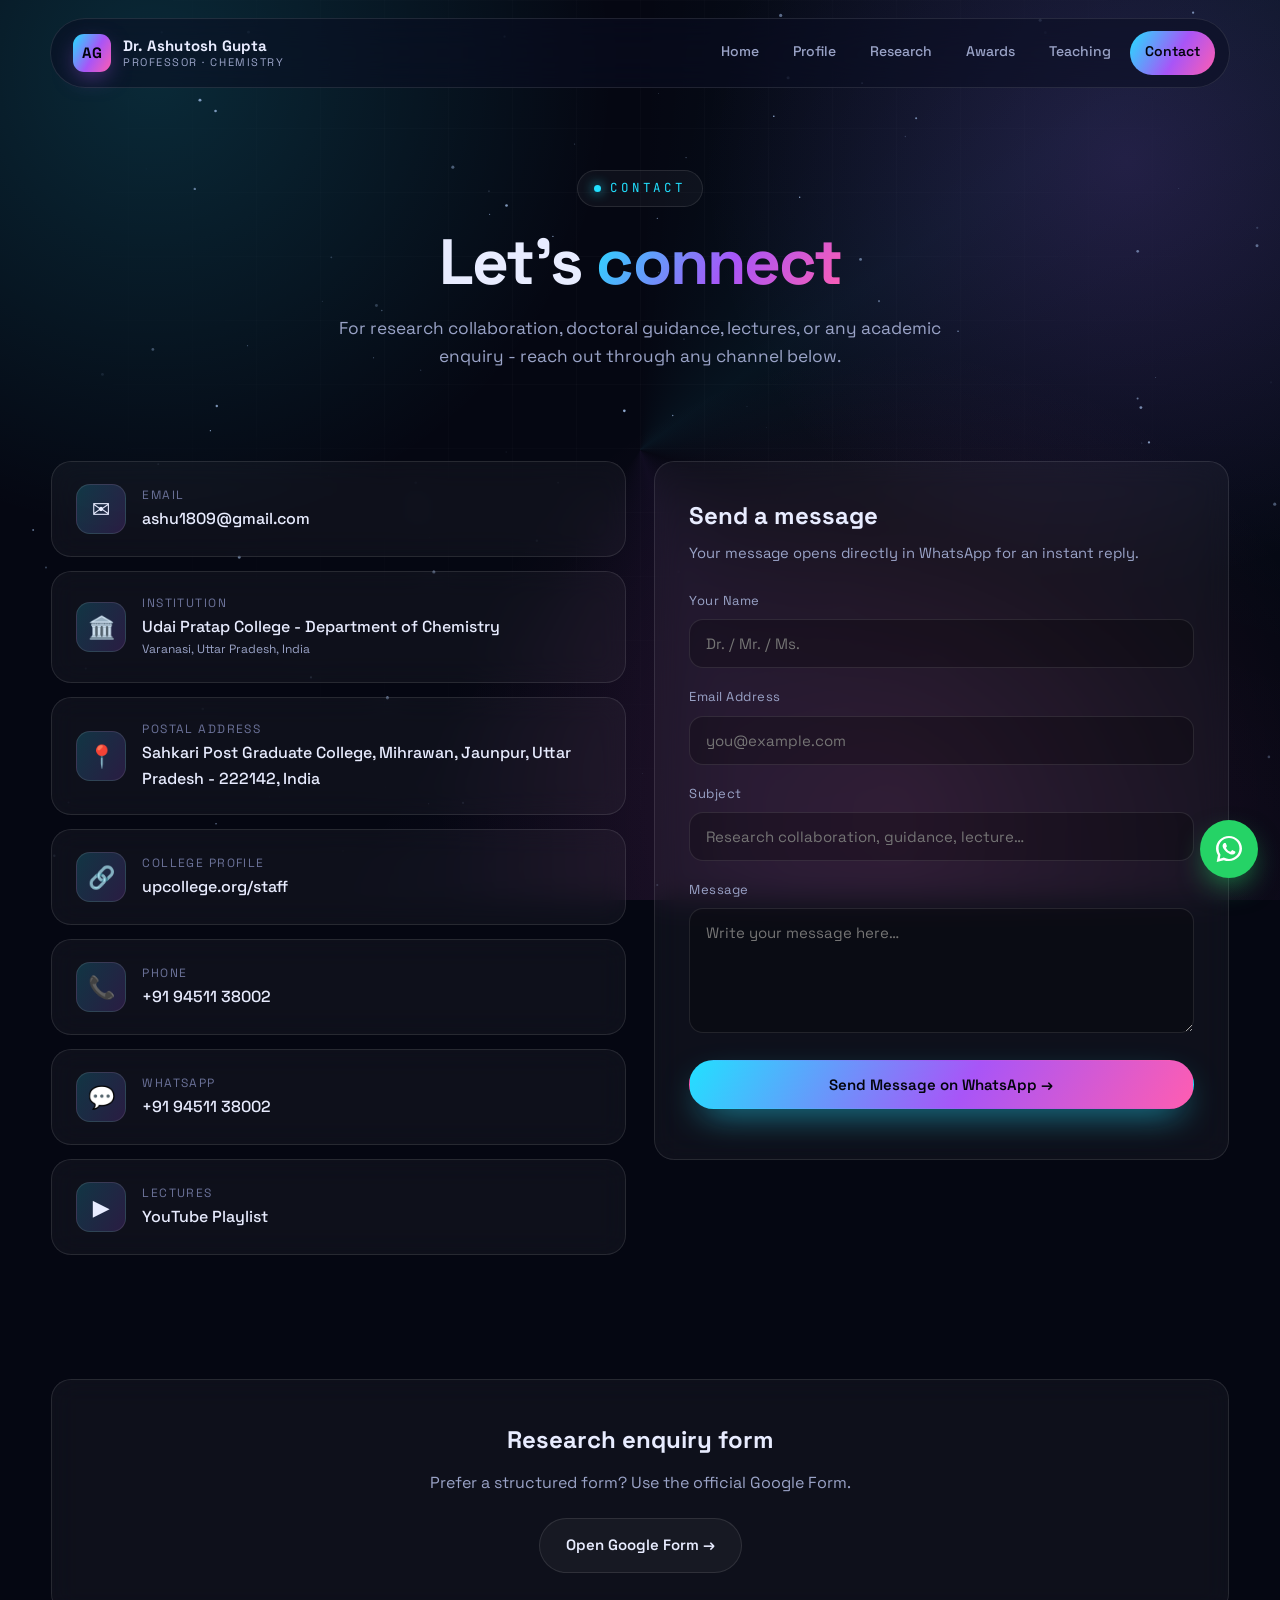
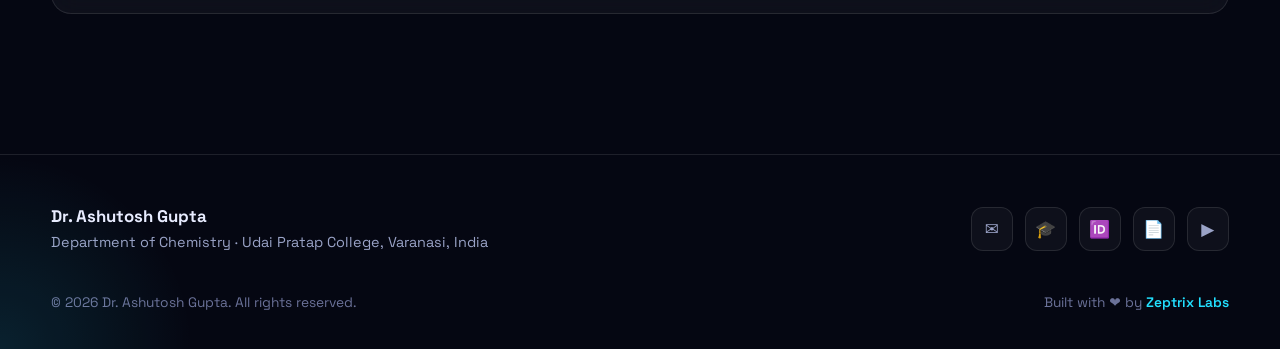
<file: contact.html>
<!DOCTYPE html>
<html lang="en">
<head>
  <meta charset="UTF-8" />
  <meta name="viewport" content="width=device-width, initial-scale=1.0" />
  <title>Contact - Dr. Ashutosh Gupta</title>
  <meta name="description" content="Get in touch with Dr. Ashutosh Gupta, Professor of Chemistry, Varanasi." />
  <link rel="preconnect" href="https://fonts.googleapis.com" />
  <link rel="preconnect" href="https://fonts.gstatic.com" crossorigin />
  <link href="https://fonts.googleapis.com/css2?family=Space+Grotesk:wght@400;500;600;700&family=JetBrains+Mono:wght@400;500&display=swap" rel="stylesheet" />
  <link rel="stylesheet" href="assets/css/style.css" />
</head>
<body>
  <div class="aurora"></div>
  <canvas id="stars"></canvas>
  <div class="grid-overlay"></div>

  <nav class="nav">
    <a class="brand" href="index.html">
      <span class="mark">AG</span>
      <span class="who"><b>Dr. Ashutosh Gupta</b><span>Professor · Chemistry</span></span>
    </a>
    <button class="nav-toggle" aria-label="Menu"><span></span><span></span><span></span></button>
    <div class="nav-links">
      <a href="index.html">Home</a>
      <a href="about.html">Profile</a>
      <a href="research.html">Research</a>
      <a href="awards.html">Awards</a>
      <a href="teaching.html">Teaching</a>
      <a href="contact.html" class="active">Contact</a>
    </div>
  </nav>

  <main>
    <header class="page-head container">
      <span class="eyebrow">Contact</span>
      <h1>Let's <span class="gradient-text">connect</span></h1>
      <p>For research collaboration, doctoral guidance, lectures, or any academic enquiry - reach out through any channel below.</p>
    </header>

    <section style="padding-top:30px;">
      <div class="container">
        <div class="contact-grid">
          <!-- info -->
          <div class="reveal">
            <div class="contact-item glass">
              <div class="ico">✉️</div>
              <div><span>Email</span><a href="mailto:ashu1809@gmail.com">ashu1809@gmail.com</a></div>
            </div>
            <div class="contact-item glass">
              <div class="ico">🏛️</div>
              <div><span>Institution</span><b>Udai Pratap College - Department of Chemistry</b><br><span style="text-transform:none;letter-spacing:0;color:var(--text-dim);">Varanasi, Uttar Pradesh, India</span></div>
            </div>
            <div class="contact-item glass">
              <div class="ico">📍</div>
              <div><span>Postal Address</span><b style="font-weight:500;">Sahkari Post Graduate College, Mihrawan, Jaunpur, Uttar Pradesh - 222142, India</b></div>
            </div>
            <div class="contact-item glass">
              <div class="ico">🔗</div>
              <div><span>College Profile</span><a href="http://www.upcollege.org/staff.aspx?id=73" target="_blank" rel="noopener">upcollege.org/staff</a></div>
            </div>
            <div class="contact-item glass">
              <div class="ico">📞</div>
              <div><span>Phone</span><a href="tel:+919451138002">+91 94511 38002</a></div>
            </div>
            <div class="contact-item glass">
              <div class="ico">💬</div>
              <div><span>WhatsApp</span><a href="https://wa.me/919451138002?text=Hello%20Dr.%20Ashutosh%20Gupta" target="_blank" rel="noopener">+91 94511 38002</a></div>
            </div>
            <div class="contact-item glass">
              <div class="ico">▶️</div>
              <div><span>Lectures</span><a href="https://www.youtube.com/playlist?list=PL-eXnoYeuF8Af0192IlCn0NewA6JSvz9D" target="_blank" rel="noopener">YouTube Playlist</a></div>
            </div>
          </div>

          <!-- form -->
          <div class="reveal" data-delay="1">
            <form id="contact-form" class="glass" style="padding:34px;">
              <h2 style="font-size:1.5rem;margin-bottom:6px;">Send a message</h2>
              <p style="color:var(--text-dim);font-size:.92rem;margin-bottom:24px;">Your message opens directly in WhatsApp for an instant reply.</p>
              <div class="field"><label for="name">Your Name</label><input id="name" type="text" placeholder="Dr. / Mr. / Ms." required /></div>
              <div class="field"><label for="email">Email Address</label><input id="email" type="email" placeholder="you@example.com" required /></div>
              <div class="field"><label for="subject">Subject</label><input id="subject" type="text" placeholder="Research collaboration, guidance, lecture…" /></div>
              <div class="field"><label for="msg">Message</label><textarea id="msg" rows="5" placeholder="Write your message here…" required></textarea></div>
              <button type="submit" class="btn btn-primary" style="width:100%;justify-content:center;">Send Message on WhatsApp →</button>
              <p id="form-note" style="margin-top:16px;font-size:.92rem;text-align:center;"></p>
            </form>
          </div>
        </div>
      </div>
    </section>

    <section style="padding-top:10px;">
      <div class="container">
        <div class="glass reveal" style="padding:40px;text-align:center;">
          <h2 style="font-size:1.5rem;margin-bottom:10px;">Research enquiry form</h2>
          <p style="color:var(--text-dim);margin-bottom:22px;">Prefer a structured form? Use the official Google Form.</p>
          <a href="http://goo.gl/forms/BSoLMPgHE4bmG4uv2" target="_blank" rel="noopener" class="btn btn-ghost">Open Google Form →</a>
        </div>
      </div>
    </section>
  </main>

  <footer>
    <div class="container footer-grid">
      <div>
        <b style="font-size:1.05rem;">Dr. Ashutosh Gupta</b>
        <p style="color:var(--text-dim);font-size:.9rem;">Department of Chemistry · Udai Pratap College, Varanasi, India</p>
      </div>
      <div class="socials">
        <a href="mailto:ashu1809@gmail.com" title="Email">✉</a>
        <a href="https://scholar.google.co.in/citations?hl=en&amp;user=BQJ2WIkAAAAJ" target="_blank" rel="noopener" title="Google Scholar">🎓</a>
        <a href="https://orcid.org/0000-0003-2785-5837" target="_blank" rel="noopener" title="ORCID">🆔</a>
        <a href="https://www.scopus.com/authid/detail.uri?authorId=57206837493" target="_blank" rel="noopener" title="Scopus">📄</a>
        <a href="https://www.youtube.com/playlist?list=PL-eXnoYeuF8Af0192IlCn0NewA6JSvz9D" target="_blank" rel="noopener" title="YouTube">▶</a>
      </div>
    </div>
    <div class="footer-bottom" style="border-top:none;padding-top:var(--space-3);">
      <p>&copy; <span data-year>2026</span> Dr. Ashutosh Gupta. All rights reserved.</p>
      <p>Built with ❤️ by <a href="https://zeptrixlabs.com" target="_blank" rel="noopener noreferrer">Zeptrix Labs</a></p>
    </div>
  </footer>

  <!-- Floating WhatsApp Button -->
  <a href="https://wa.me/919451138002?text=Hello%20Dr.%20Ashutosh%20Gupta%2C%20I%20would%20like%20to%20connect." class="float-wa" aria-label="Chat on WhatsApp" target="_blank" rel="noopener noreferrer">
    <svg viewBox="0 0 32 32" fill="currentColor" aria-hidden="true"><path d="M16 3C8.83 3 3 8.62 3 15.53c0 2.42.72 4.68 1.96 6.6L3.7 29l7.15-1.84A13.45 13.45 0 0 0 16 28c7.17 0 13-5.62 13-12.47S23.17 3 16 3zm0 22.88c-1.65 0-3.24-.38-4.68-1.12l-.34-.17-4.24 1.09.75-4.03-.22-.35a10.13 10.13 0 0 1-1.7-5.77C5.57 9.8 10.25 5.12 16 5.12s10.43 4.68 10.43 10.41S21.75 25.88 16 25.88zm5.72-7.7c-.31-.15-1.84-.88-2.13-.98-.29-.11-.5-.15-.71.15-.21.31-.82.98-1 1.18-.18.21-.37.23-.68.08-.31-.15-1.31-.47-2.5-1.48-.92-.8-1.55-1.79-1.73-2.1-.18-.31-.02-.47.13-.62.14-.13.31-.35.47-.52.16-.18.21-.31.31-.52.1-.21.05-.39-.03-.54-.08-.15-.71-1.67-.97-2.28-.26-.6-.52-.51-.71-.52h-.61c-.21 0-.55.08-.84.39-.29.31-1.1 1.04-1.1 2.54s1.13 2.95 1.29 3.16c.16.21 2.22 3.3 5.38 4.63.75.31 1.34.5 1.79.64.75.23 1.44.2 1.98.12.6-.09 1.84-.73 2.1-1.43.26-.7.26-1.31.18-1.43-.08-.13-.29-.21-.6-.36z"/></svg>
  </a>

  <script src="assets/js/main.js"></script>
</body>
</html>
</file>
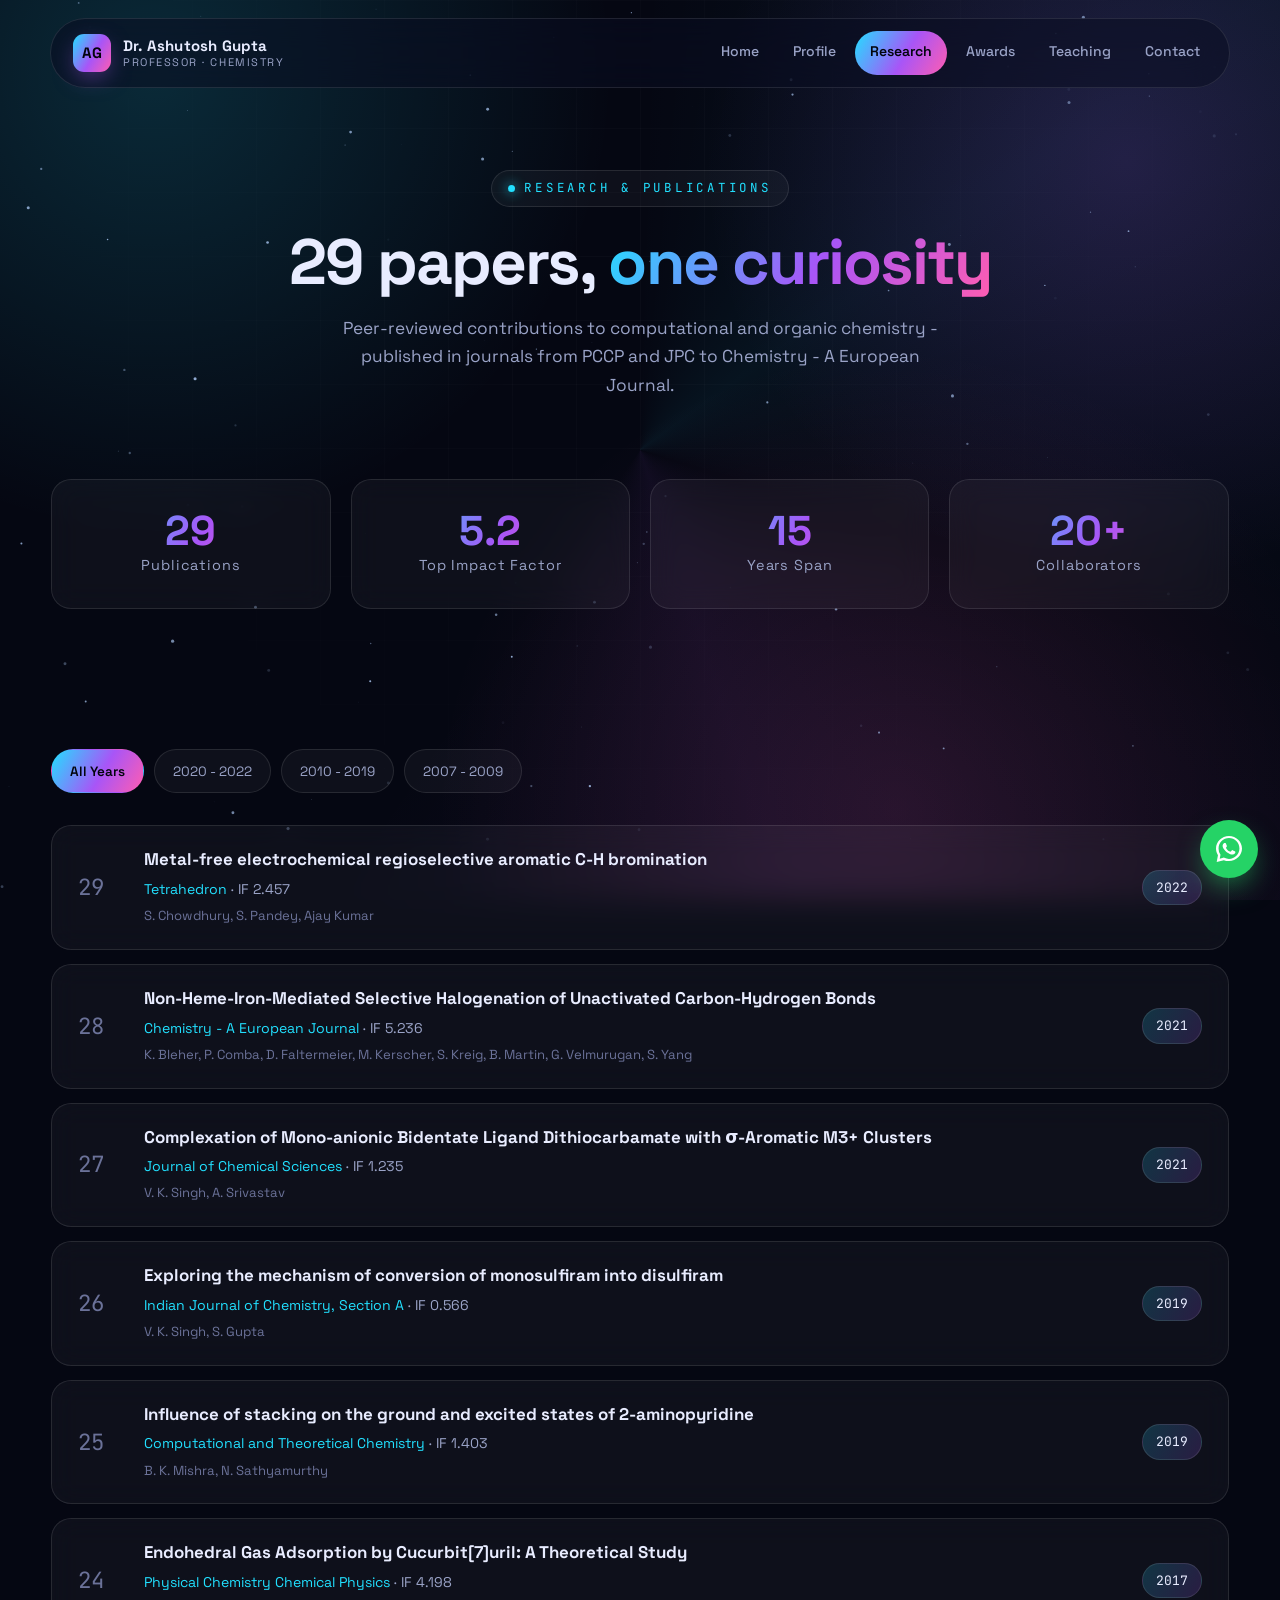
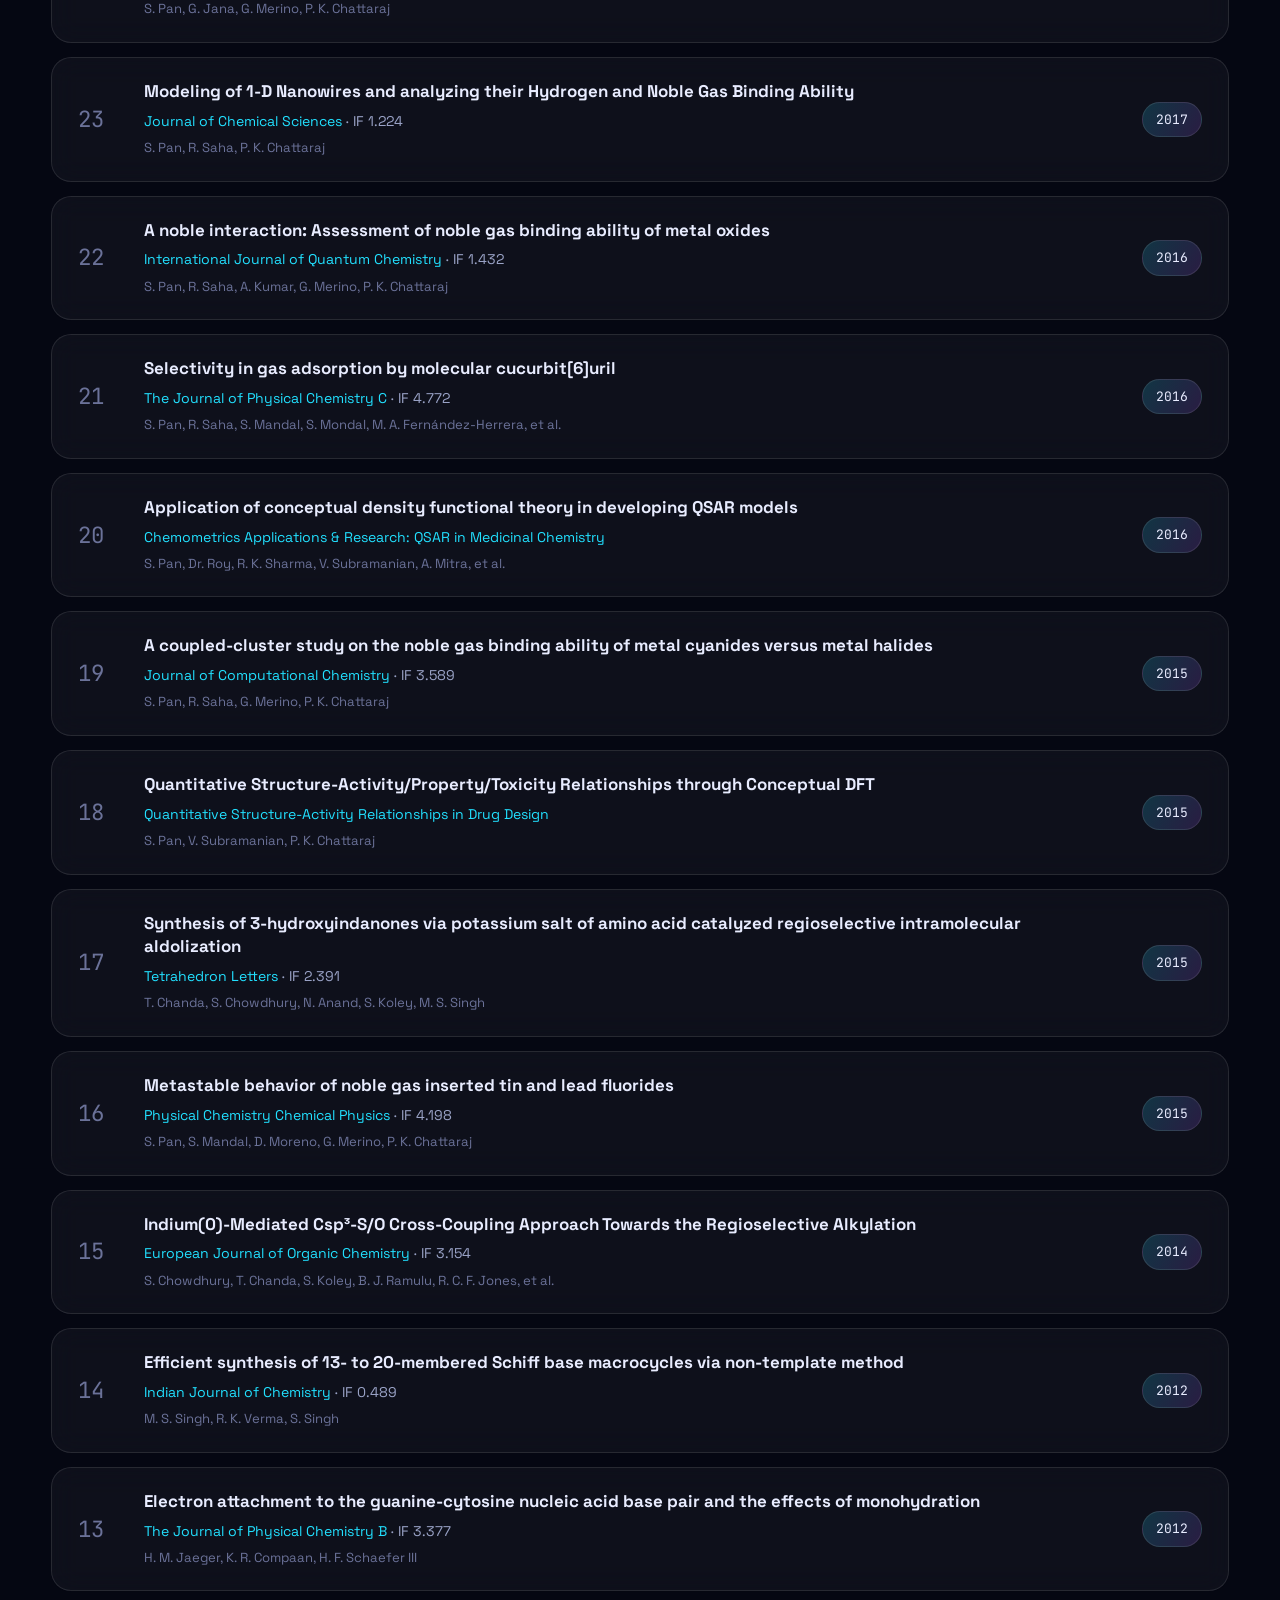
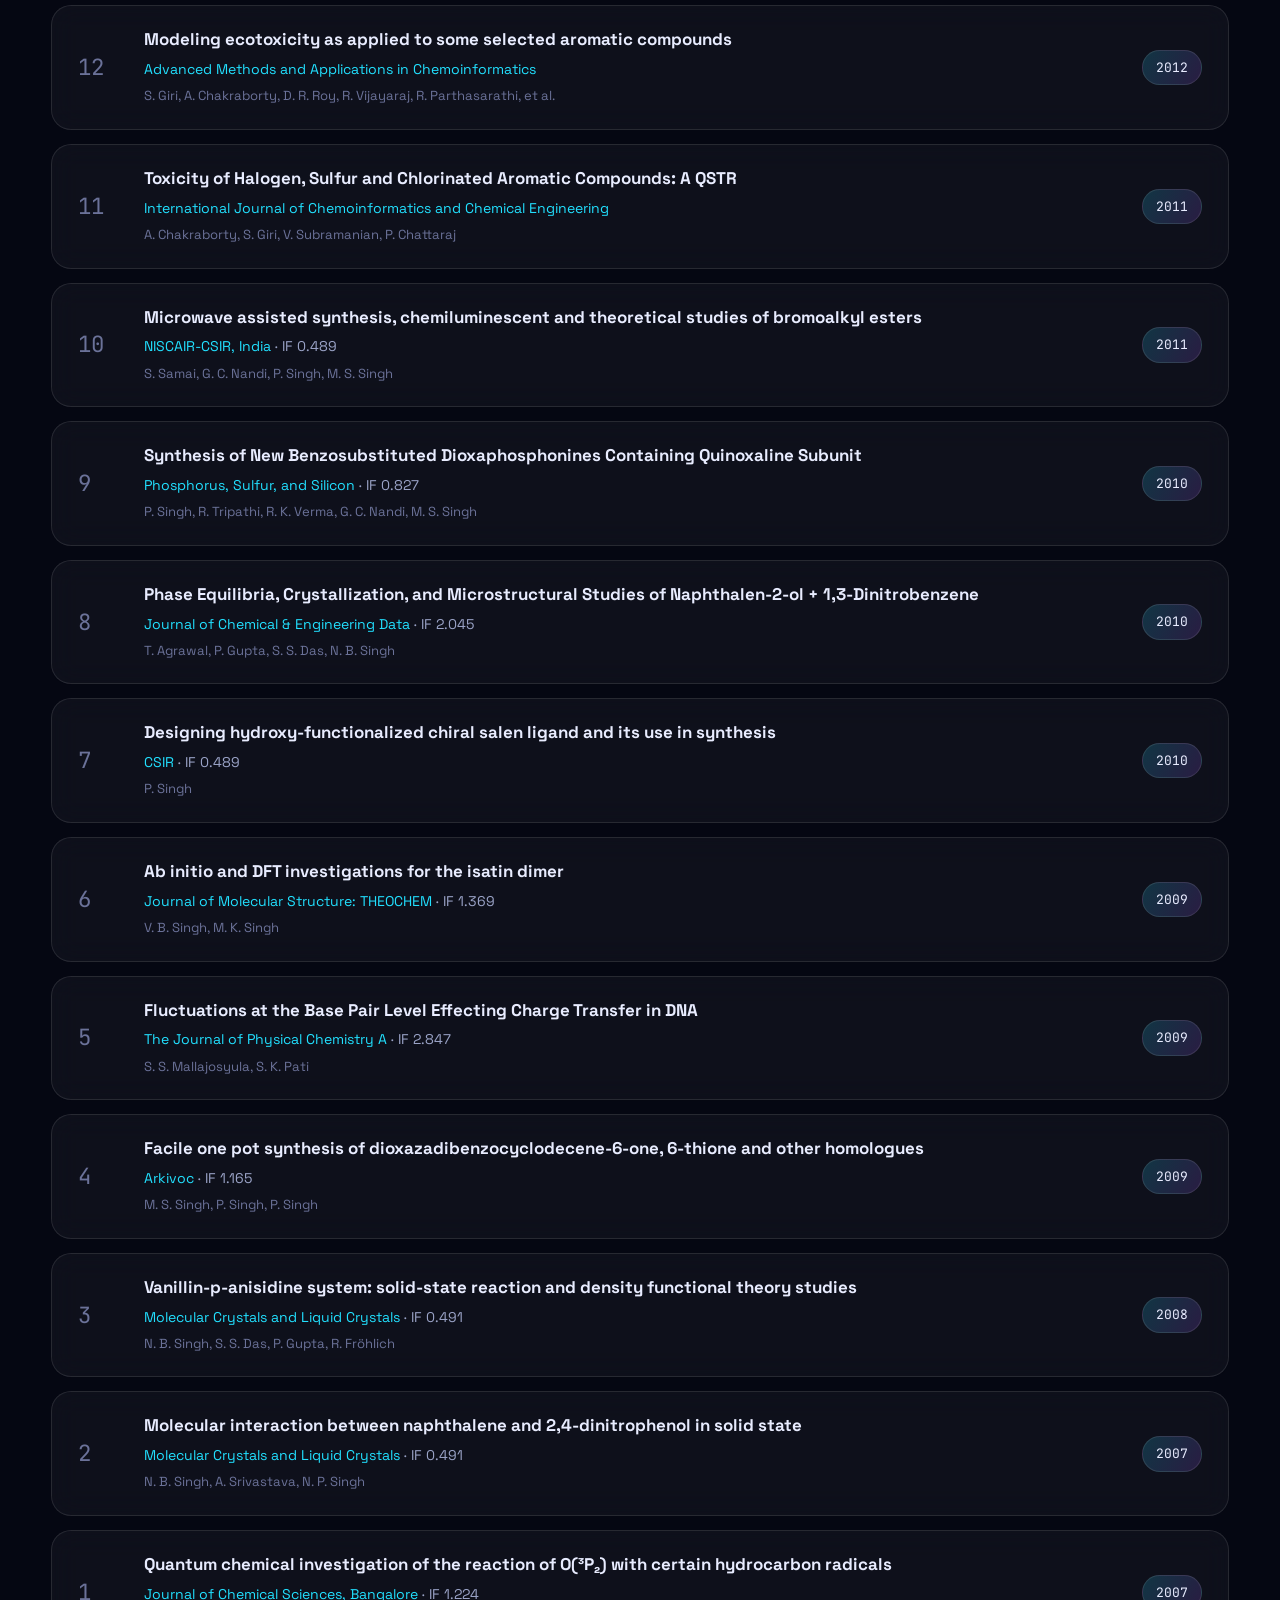
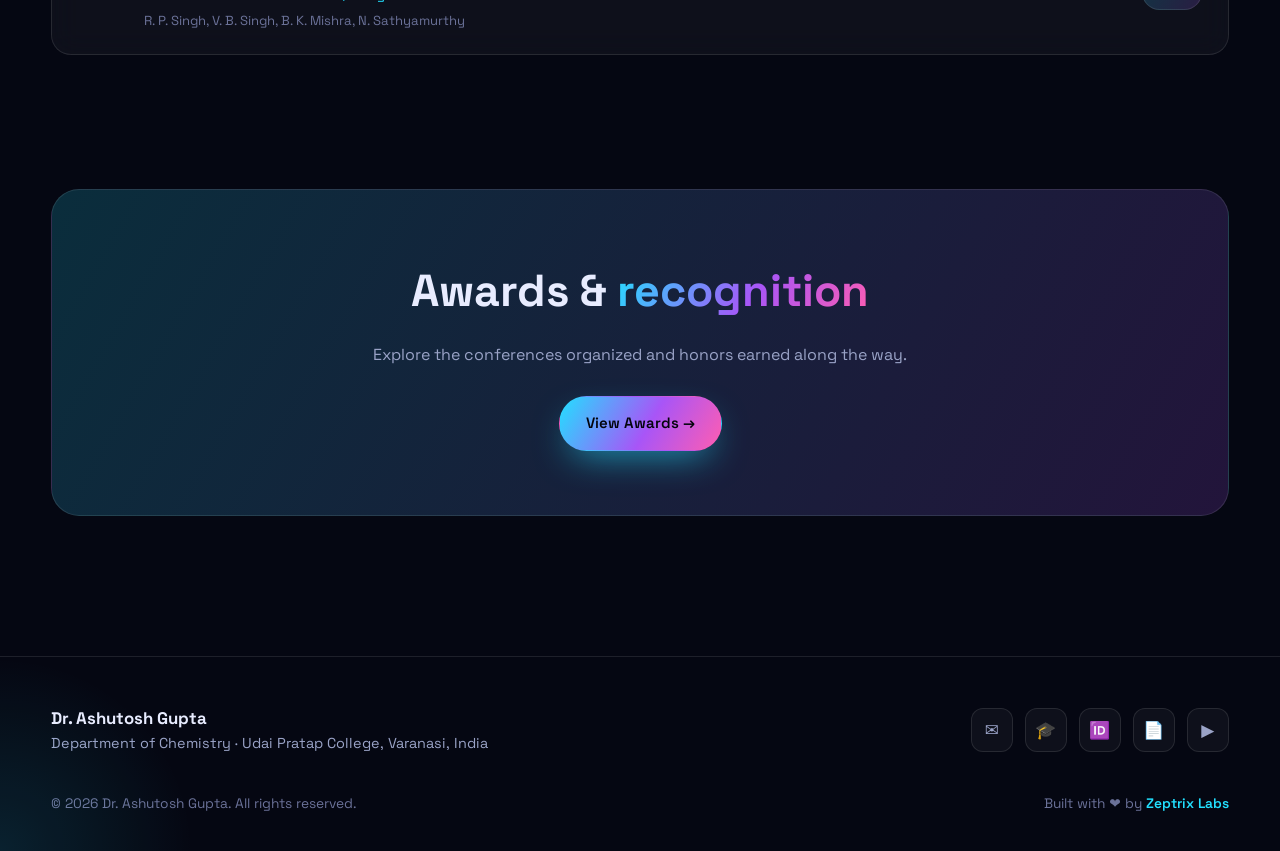
<file: research.html>
<!DOCTYPE html>
<html lang="en">
<head>
  <meta charset="UTF-8" />
  <meta name="viewport" content="width=device-width, initial-scale=1.0" />
  <title>Research &amp; Publications - Dr. Ashutosh Gupta</title>
  <meta name="description" content="29 peer-reviewed publications by Dr. Ashutosh Gupta in computational and organic chemistry." />
  <link rel="preconnect" href="https://fonts.googleapis.com" />
  <link rel="preconnect" href="https://fonts.gstatic.com" crossorigin />
  <link href="https://fonts.googleapis.com/css2?family=Space+Grotesk:wght@400;500;600;700&family=JetBrains+Mono:wght@400;500&display=swap" rel="stylesheet" />
  <link rel="stylesheet" href="assets/css/style.css" />
</head>
<body>
  <div class="aurora"></div>
  <canvas id="stars"></canvas>
  <div class="grid-overlay"></div>

  <nav class="nav">
    <a class="brand" href="index.html">
      <span class="mark">AG</span>
      <span class="who"><b>Dr. Ashutosh Gupta</b><span>Professor · Chemistry</span></span>
    </a>
    <button class="nav-toggle" aria-label="Menu"><span></span><span></span><span></span></button>
    <div class="nav-links">
      <a href="index.html">Home</a>
      <a href="about.html">Profile</a>
      <a href="research.html" class="active">Research</a>
      <a href="awards.html">Awards</a>
      <a href="teaching.html">Teaching</a>
      <a href="contact.html">Contact</a>
    </div>
  </nav>

  <main>
    <header class="page-head container">
      <span class="eyebrow">Research &amp; Publications</span>
      <h1>29 papers, <span class="gradient-text">one curiosity</span></h1>
      <p>Peer-reviewed contributions to computational and organic chemistry - published in journals from PCCP and JPC to Chemistry - A European Journal.</p>
    </header>

    <!-- STATS -->
    <section style="padding-top:20px;">
      <div class="container">
        <div class="stat-band">
          <div class="glass reveal"><b data-count="29">0</b><span>Publications</span></div>
          <div class="glass reveal" data-delay="1"><b data-count="5" data-suffix=".2">0</b><span>Top Impact Factor</span></div>
          <div class="glass reveal" data-delay="2"><b data-count="15">0</b><span>Years Span</span></div>
          <div class="glass reveal" data-delay="3"><b data-count="20" data-suffix="+">0</b><span>Collaborators</span></div>
        </div>
      </div>
    </section>

    <!-- PUBLICATIONS -->
    <section style="padding-top:40px;">
      <div class="container">
        <div class="filter-bar reveal">
          <button class="chip active" data-filter="all">All Years</button>
          <button class="chip" data-filter="2020s">2020 - 2022</button>
          <button class="chip" data-filter="2010s">2010 - 2019</button>
          <button class="chip" data-filter="2000s">2007 - 2009</button>
        </div>

        <!-- 2020s -->
        <div class="pub glass reveal" data-decade="2020s">
          <div class="num">29</div>
          <div><h3>Metal-free electrochemical regioselective aromatic C-H bromination</h3><div class="meta"><span class="journal">Tetrahedron</span> · IF 2.457</div><div class="auth">S. Chowdhury, S. Pandey, Ajay Kumar</div></div>
          <div class="yr-badge">2022</div>
        </div>
        <div class="pub glass reveal" data-decade="2020s">
          <div class="num">28</div>
          <div><h3>Non-Heme-Iron-Mediated Selective Halogenation of Unactivated Carbon-Hydrogen Bonds</h3><div class="meta"><span class="journal">Chemistry - A European Journal</span> · IF 5.236</div><div class="auth">K. Bleher, P. Comba, D. Faltermeier, M. Kerscher, S. Kreig, B. Martin, G. Velmurugan, S. Yang</div></div>
          <div class="yr-badge">2021</div>
        </div>
        <div class="pub glass reveal" data-decade="2020s">
          <div class="num">27</div>
          <div><h3>Complexation of Mono-anionic Bidentate Ligand Dithiocarbamate with σ-Aromatic M3+ Clusters</h3><div class="meta"><span class="journal">Journal of Chemical Sciences</span> · IF 1.235</div><div class="auth">V. K. Singh, A. Srivastav</div></div>
          <div class="yr-badge">2021</div>
        </div>

        <!-- 2010s -->
        <div class="pub glass reveal" data-decade="2010s">
          <div class="num">26</div>
          <div><h3>Exploring the mechanism of conversion of monosulfiram into disulfiram</h3><div class="meta"><span class="journal">Indian Journal of Chemistry, Section A</span> · IF 0.566</div><div class="auth">V. K. Singh, S. Gupta</div></div>
          <div class="yr-badge">2019</div>
        </div>
        <div class="pub glass reveal" data-decade="2010s">
          <div class="num">25</div>
          <div><h3>Influence of stacking on the ground and excited states of 2-aminopyridine</h3><div class="meta"><span class="journal">Computational and Theoretical Chemistry</span> · IF 1.403</div><div class="auth">B. K. Mishra, N. Sathyamurthy</div></div>
          <div class="yr-badge">2019</div>
        </div>
        <div class="pub glass reveal" data-decade="2010s">
          <div class="num">24</div>
          <div><h3>Endohedral Gas Adsorption by Cucurbit[7]uril: A Theoretical Study</h3><div class="meta"><span class="journal">Physical Chemistry Chemical Physics</span> · IF 4.198</div><div class="auth">S. Pan, G. Jana, G. Merino, P. K. Chattaraj</div></div>
          <div class="yr-badge">2017</div>
        </div>
        <div class="pub glass reveal" data-decade="2010s">
          <div class="num">23</div>
          <div><h3>Modeling of 1-D Nanowires and analyzing their Hydrogen and Noble Gas Binding Ability</h3><div class="meta"><span class="journal">Journal of Chemical Sciences</span> · IF 1.224</div><div class="auth">S. Pan, R. Saha, P. K. Chattaraj</div></div>
          <div class="yr-badge">2017</div>
        </div>
        <div class="pub glass reveal" data-decade="2010s">
          <div class="num">22</div>
          <div><h3>A noble interaction: Assessment of noble gas binding ability of metal oxides</h3><div class="meta"><span class="journal">International Journal of Quantum Chemistry</span> · IF 1.432</div><div class="auth">S. Pan, R. Saha, A. Kumar, G. Merino, P. K. Chattaraj</div></div>
          <div class="yr-badge">2016</div>
        </div>
        <div class="pub glass reveal" data-decade="2010s">
          <div class="num">21</div>
          <div><h3>Selectivity in gas adsorption by molecular cucurbit[6]uril</h3><div class="meta"><span class="journal">The Journal of Physical Chemistry C</span> · IF 4.772</div><div class="auth">S. Pan, R. Saha, S. Mandal, S. Mondal, M. A. Fernández-Herrera, et al.</div></div>
          <div class="yr-badge">2016</div>
        </div>
        <div class="pub glass reveal" data-decade="2010s">
          <div class="num">20</div>
          <div><h3>Application of conceptual density functional theory in developing QSAR models</h3><div class="meta"><span class="journal">Chemometrics Applications &amp; Research: QSAR in Medicinal Chemistry</span></div><div class="auth">S. Pan, Dr. Roy, R. K. Sharma, V. Subramanian, A. Mitra, et al.</div></div>
          <div class="yr-badge">2016</div>
        </div>
        <div class="pub glass reveal" data-decade="2010s">
          <div class="num">19</div>
          <div><h3>A coupled-cluster study on the noble gas binding ability of metal cyanides versus metal halides</h3><div class="meta"><span class="journal">Journal of Computational Chemistry</span> · IF 3.589</div><div class="auth">S. Pan, R. Saha, G. Merino, P. K. Chattaraj</div></div>
          <div class="yr-badge">2015</div>
        </div>
        <div class="pub glass reveal" data-decade="2010s">
          <div class="num">18</div>
          <div><h3>Quantitative Structure-Activity/Property/Toxicity Relationships through Conceptual DFT</h3><div class="meta"><span class="journal">Quantitative Structure-Activity Relationships in Drug Design</span></div><div class="auth">S. Pan, V. Subramanian, P. K. Chattaraj</div></div>
          <div class="yr-badge">2015</div>
        </div>
        <div class="pub glass reveal" data-decade="2010s">
          <div class="num">17</div>
          <div><h3>Synthesis of 3-hydroxyindanones via potassium salt of amino acid catalyzed regioselective intramolecular aldolization</h3><div class="meta"><span class="journal">Tetrahedron Letters</span> · IF 2.391</div><div class="auth">T. Chanda, S. Chowdhury, N. Anand, S. Koley, M. S. Singh</div></div>
          <div class="yr-badge">2015</div>
        </div>
        <div class="pub glass reveal" data-decade="2010s">
          <div class="num">16</div>
          <div><h3>Metastable behavior of noble gas inserted tin and lead fluorides</h3><div class="meta"><span class="journal">Physical Chemistry Chemical Physics</span> · IF 4.198</div><div class="auth">S. Pan, S. Mandal, D. Moreno, G. Merino, P. K. Chattaraj</div></div>
          <div class="yr-badge">2015</div>
        </div>
        <div class="pub glass reveal" data-decade="2010s">
          <div class="num">15</div>
          <div><h3>Indium(0)-Mediated Csp³-S/O Cross-Coupling Approach Towards the Regioselective Alkylation</h3><div class="meta"><span class="journal">European Journal of Organic Chemistry</span> · IF 3.154</div><div class="auth">S. Chowdhury, T. Chanda, S. Koley, B. J. Ramulu, R. C. F. Jones, et al.</div></div>
          <div class="yr-badge">2014</div>
        </div>
        <div class="pub glass reveal" data-decade="2010s">
          <div class="num">14</div>
          <div><h3>Efficient synthesis of 13- to 20-membered Schiff base macrocycles via non-template method</h3><div class="meta"><span class="journal">Indian Journal of Chemistry</span> · IF 0.489</div><div class="auth">M. S. Singh, R. K. Verma, S. Singh</div></div>
          <div class="yr-badge">2012</div>
        </div>
        <div class="pub glass reveal" data-decade="2010s">
          <div class="num">13</div>
          <div><h3>Electron attachment to the guanine-cytosine nucleic acid base pair and the effects of monohydration</h3><div class="meta"><span class="journal">The Journal of Physical Chemistry B</span> · IF 3.377</div><div class="auth">H. M. Jaeger, K. R. Compaan, H. F. Schaefer III</div></div>
          <div class="yr-badge">2012</div>
        </div>
        <div class="pub glass reveal" data-decade="2010s">
          <div class="num">12</div>
          <div><h3>Modeling ecotoxicity as applied to some selected aromatic compounds</h3><div class="meta"><span class="journal">Advanced Methods and Applications in Chemoinformatics</span></div><div class="auth">S. Giri, A. Chakraborty, D. R. Roy, R. Vijayaraj, R. Parthasarathi, et al.</div></div>
          <div class="yr-badge">2012</div>
        </div>
        <div class="pub glass reveal" data-decade="2010s">
          <div class="num">11</div>
          <div><h3>Toxicity of Halogen, Sulfur and Chlorinated Aromatic Compounds: A QSTR</h3><div class="meta"><span class="journal">International Journal of Chemoinformatics and Chemical Engineering</span></div><div class="auth">A. Chakraborty, S. Giri, V. Subramanian, P. Chattaraj</div></div>
          <div class="yr-badge">2011</div>
        </div>
        <div class="pub glass reveal" data-decade="2010s">
          <div class="num">10</div>
          <div><h3>Microwave assisted synthesis, chemiluminescent and theoretical studies of bromoalkyl esters</h3><div class="meta"><span class="journal">NISCAIR-CSIR, India</span> · IF 0.489</div><div class="auth">S. Samai, G. C. Nandi, P. Singh, M. S. Singh</div></div>
          <div class="yr-badge">2011</div>
        </div>
        <div class="pub glass reveal" data-decade="2010s">
          <div class="num">9</div>
          <div><h3>Synthesis of New Benzosubstituted Dioxaphosphonines Containing Quinoxaline Subunit</h3><div class="meta"><span class="journal">Phosphorus, Sulfur, and Silicon</span> · IF 0.827</div><div class="auth">P. Singh, R. Tripathi, R. K. Verma, G. C. Nandi, M. S. Singh</div></div>
          <div class="yr-badge">2010</div>
        </div>
        <div class="pub glass reveal" data-decade="2010s">
          <div class="num">8</div>
          <div><h3>Phase Equilibria, Crystallization, and Microstructural Studies of Naphthalen-2-ol + 1,3-Dinitrobenzene</h3><div class="meta"><span class="journal">Journal of Chemical &amp; Engineering Data</span> · IF 2.045</div><div class="auth">T. Agrawal, P. Gupta, S. S. Das, N. B. Singh</div></div>
          <div class="yr-badge">2010</div>
        </div>
        <div class="pub glass reveal" data-decade="2010s">
          <div class="num">7</div>
          <div><h3>Designing hydroxy-functionalized chiral salen ligand and its use in synthesis</h3><div class="meta"><span class="journal">CSIR</span> · IF 0.489</div><div class="auth">P. Singh</div></div>
          <div class="yr-badge">2010</div>
        </div>

        <!-- 2000s -->
        <div class="pub glass reveal" data-decade="2000s">
          <div class="num">6</div>
          <div><h3>Ab initio and DFT investigations for the isatin dimer</h3><div class="meta"><span class="journal">Journal of Molecular Structure: THEOCHEM</span> · IF 1.369</div><div class="auth">V. B. Singh, M. K. Singh</div></div>
          <div class="yr-badge">2009</div>
        </div>
        <div class="pub glass reveal" data-decade="2000s">
          <div class="num">5</div>
          <div><h3>Fluctuations at the Base Pair Level Effecting Charge Transfer in DNA</h3><div class="meta"><span class="journal">The Journal of Physical Chemistry A</span> · IF 2.847</div><div class="auth">S. S. Mallajosyula, S. K. Pati</div></div>
          <div class="yr-badge">2009</div>
        </div>
        <div class="pub glass reveal" data-decade="2000s">
          <div class="num">4</div>
          <div><h3>Facile one pot synthesis of dioxazadibenzocyclodecene-6-one, 6-thione and other homologues</h3><div class="meta"><span class="journal">Arkivoc</span> · IF 1.165</div><div class="auth">M. S. Singh, P. Singh, P. Singh</div></div>
          <div class="yr-badge">2009</div>
        </div>
        <div class="pub glass reveal" data-decade="2000s">
          <div class="num">3</div>
          <div><h3>Vanillin-p-anisidine system: solid-state reaction and density functional theory studies</h3><div class="meta"><span class="journal">Molecular Crystals and Liquid Crystals</span> · IF 0.491</div><div class="auth">N. B. Singh, S. S. Das, P. Gupta, R. Fröhlich</div></div>
          <div class="yr-badge">2008</div>
        </div>
        <div class="pub glass reveal" data-decade="2000s">
          <div class="num">2</div>
          <div><h3>Molecular interaction between naphthalene and 2,4-dinitrophenol in solid state</h3><div class="meta"><span class="journal">Molecular Crystals and Liquid Crystals</span> · IF 0.491</div><div class="auth">N. B. Singh, A. Srivastava, N. P. Singh</div></div>
          <div class="yr-badge">2007</div>
        </div>
        <div class="pub glass reveal" data-decade="2000s">
          <div class="num">1</div>
          <div><h3>Quantum chemical investigation of the reaction of O(³P₂) with certain hydrocarbon radicals</h3><div class="meta"><span class="journal">Journal of Chemical Sciences, Bangalore</span> · IF 1.224</div><div class="auth">R. P. Singh, V. B. Singh, B. K. Mishra, N. Sathyamurthy</div></div>
          <div class="yr-badge">2007</div>
        </div>
      </div>
    </section>

    <section style="padding-top:20px;">
      <div class="container">
        <div class="cta-band reveal">
          <h2>Awards &amp; <span class="gradient-text">recognition</span></h2>
          <p>Explore the conferences organized and honors earned along the way.</p>
          <a href="awards.html" class="btn btn-primary">View Awards →</a>
        </div>
      </div>
    </section>
  </main>

  <footer>
    <div class="container footer-grid">
      <div>
        <b style="font-size:1.05rem;">Dr. Ashutosh Gupta</b>
        <p style="color:var(--text-dim);font-size:.9rem;">Department of Chemistry · Udai Pratap College, Varanasi, India</p>
      </div>
      <div class="socials">
        <a href="mailto:ashu1809@gmail.com" title="Email">✉</a>
        <a href="https://scholar.google.co.in/citations?hl=en&amp;user=BQJ2WIkAAAAJ" target="_blank" rel="noopener" title="Google Scholar">🎓</a>
        <a href="https://orcid.org/0000-0003-2785-5837" target="_blank" rel="noopener" title="ORCID">🆔</a>
        <a href="https://www.scopus.com/authid/detail.uri?authorId=57206837493" target="_blank" rel="noopener" title="Scopus">📄</a>
        <a href="https://www.youtube.com/playlist?list=PL-eXnoYeuF8Af0192IlCn0NewA6JSvz9D" target="_blank" rel="noopener" title="YouTube">▶</a>
      </div>
    </div>
    <div class="footer-bottom" style="border-top:none;padding-top:var(--space-3);">
      <p>&copy; <span data-year>2026</span> Dr. Ashutosh Gupta. All rights reserved.</p>
      <p>Built with ❤️ by <a href="https://zeptrixlabs.com" target="_blank" rel="noopener noreferrer">Zeptrix Labs</a></p>
    </div>
  </footer>

  <!-- Floating WhatsApp Button -->
  <a href="https://wa.me/919451138002?text=Hello%20Dr.%20Ashutosh%20Gupta%2C%20I%20would%20like%20to%20connect." class="float-wa" aria-label="Chat on WhatsApp" target="_blank" rel="noopener noreferrer">
    <svg viewBox="0 0 32 32" fill="currentColor" aria-hidden="true"><path d="M16 3C8.83 3 3 8.62 3 15.53c0 2.42.72 4.68 1.96 6.6L3.7 29l7.15-1.84A13.45 13.45 0 0 0 16 28c7.17 0 13-5.62 13-12.47S23.17 3 16 3zm0 22.88c-1.65 0-3.24-.38-4.68-1.12l-.34-.17-4.24 1.09.75-4.03-.22-.35a10.13 10.13 0 0 1-1.7-5.77C5.57 9.8 10.25 5.12 16 5.12s10.43 4.68 10.43 10.41S21.75 25.88 16 25.88zm5.72-7.7c-.31-.15-1.84-.88-2.13-.98-.29-.11-.5-.15-.71.15-.21.31-.82.98-1 1.18-.18.21-.37.23-.68.08-.31-.15-1.31-.47-2.5-1.48-.92-.8-1.55-1.79-1.73-2.1-.18-.31-.02-.47.13-.62.14-.13.31-.35.47-.52.16-.18.21-.31.31-.52.1-.21.05-.39-.03-.54-.08-.15-.71-1.67-.97-2.28-.26-.6-.52-.51-.71-.52h-.61c-.21 0-.55.08-.84.39-.29.31-1.1 1.04-1.1 2.54s1.13 2.95 1.29 3.16c.16.21 2.22 3.3 5.38 4.63.75.31 1.34.5 1.79.64.75.23 1.44.2 1.98.12.6-.09 1.84-.73 2.1-1.43.26-.7.26-1.31.18-1.43-.08-.13-.29-.21-.6-.36z"/></svg>
  </a>

  <script src="assets/js/main.js"></script>
</body>
</html>
</file>
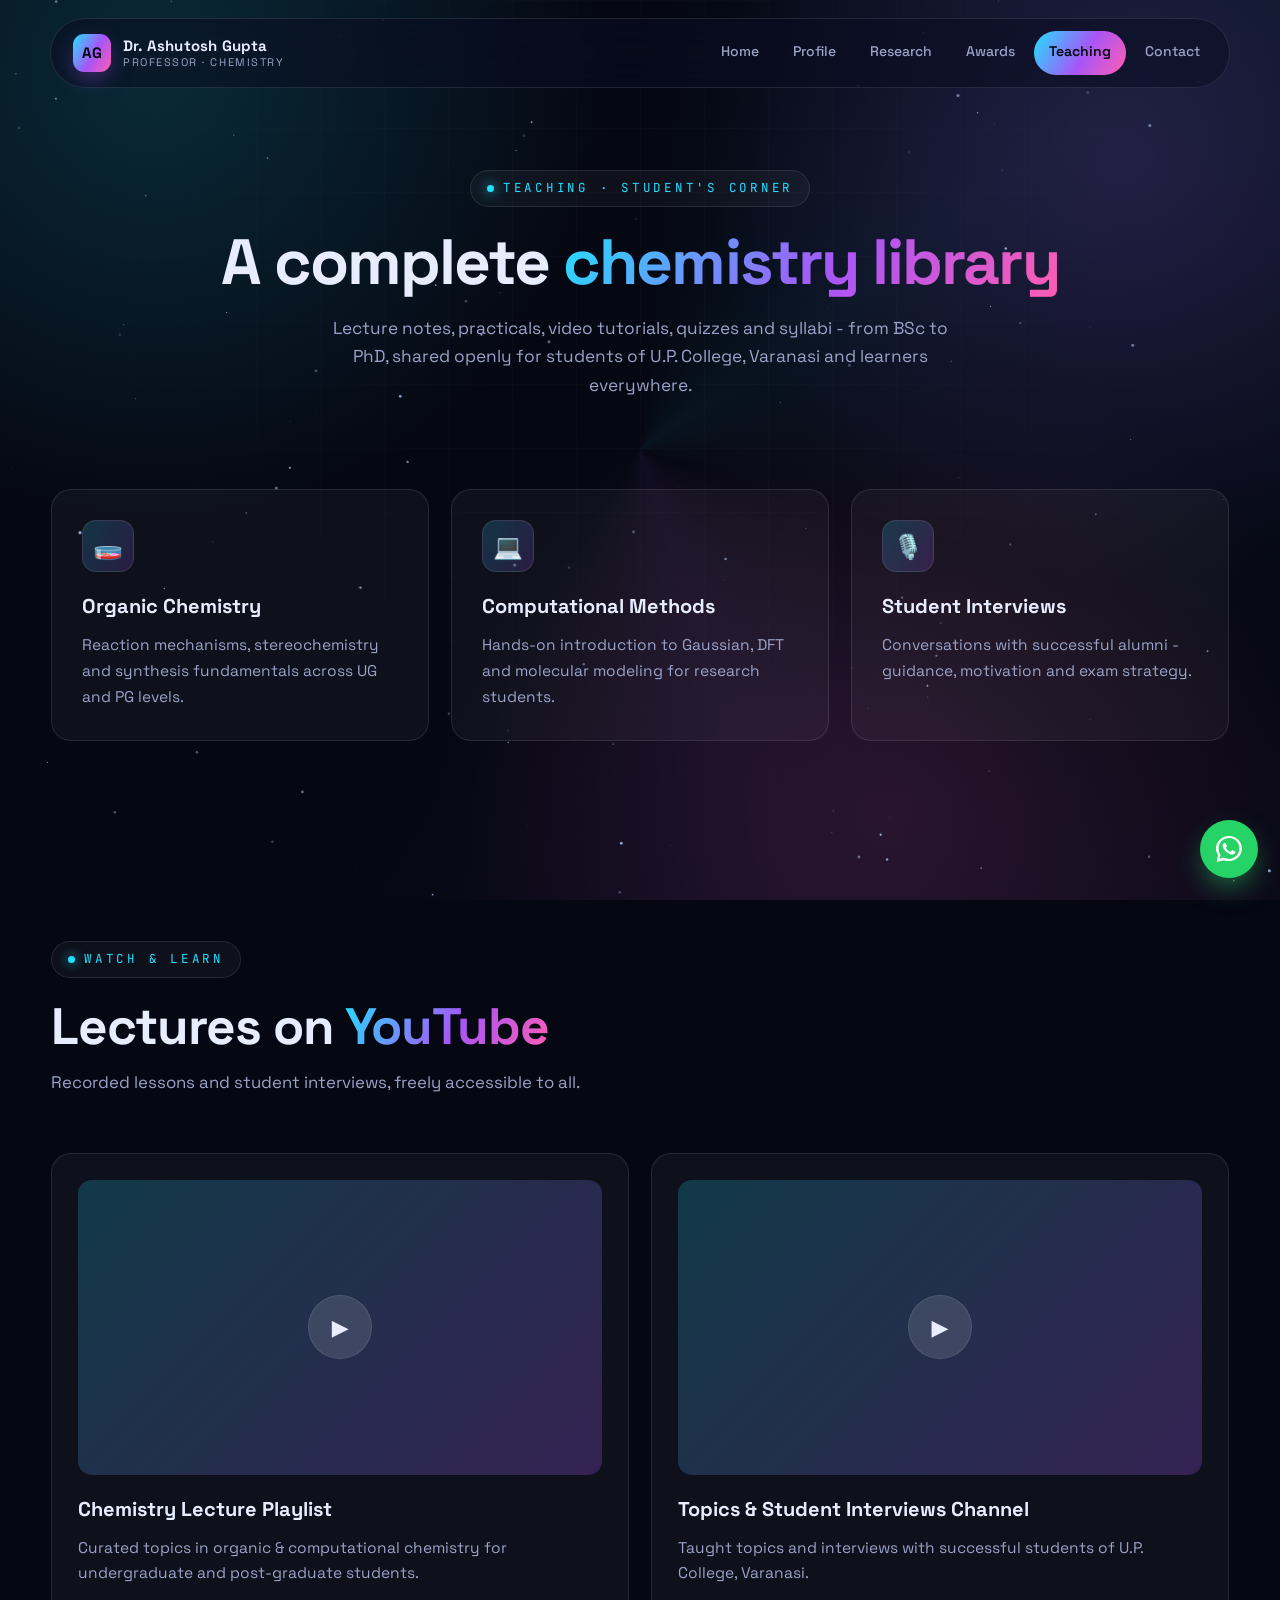
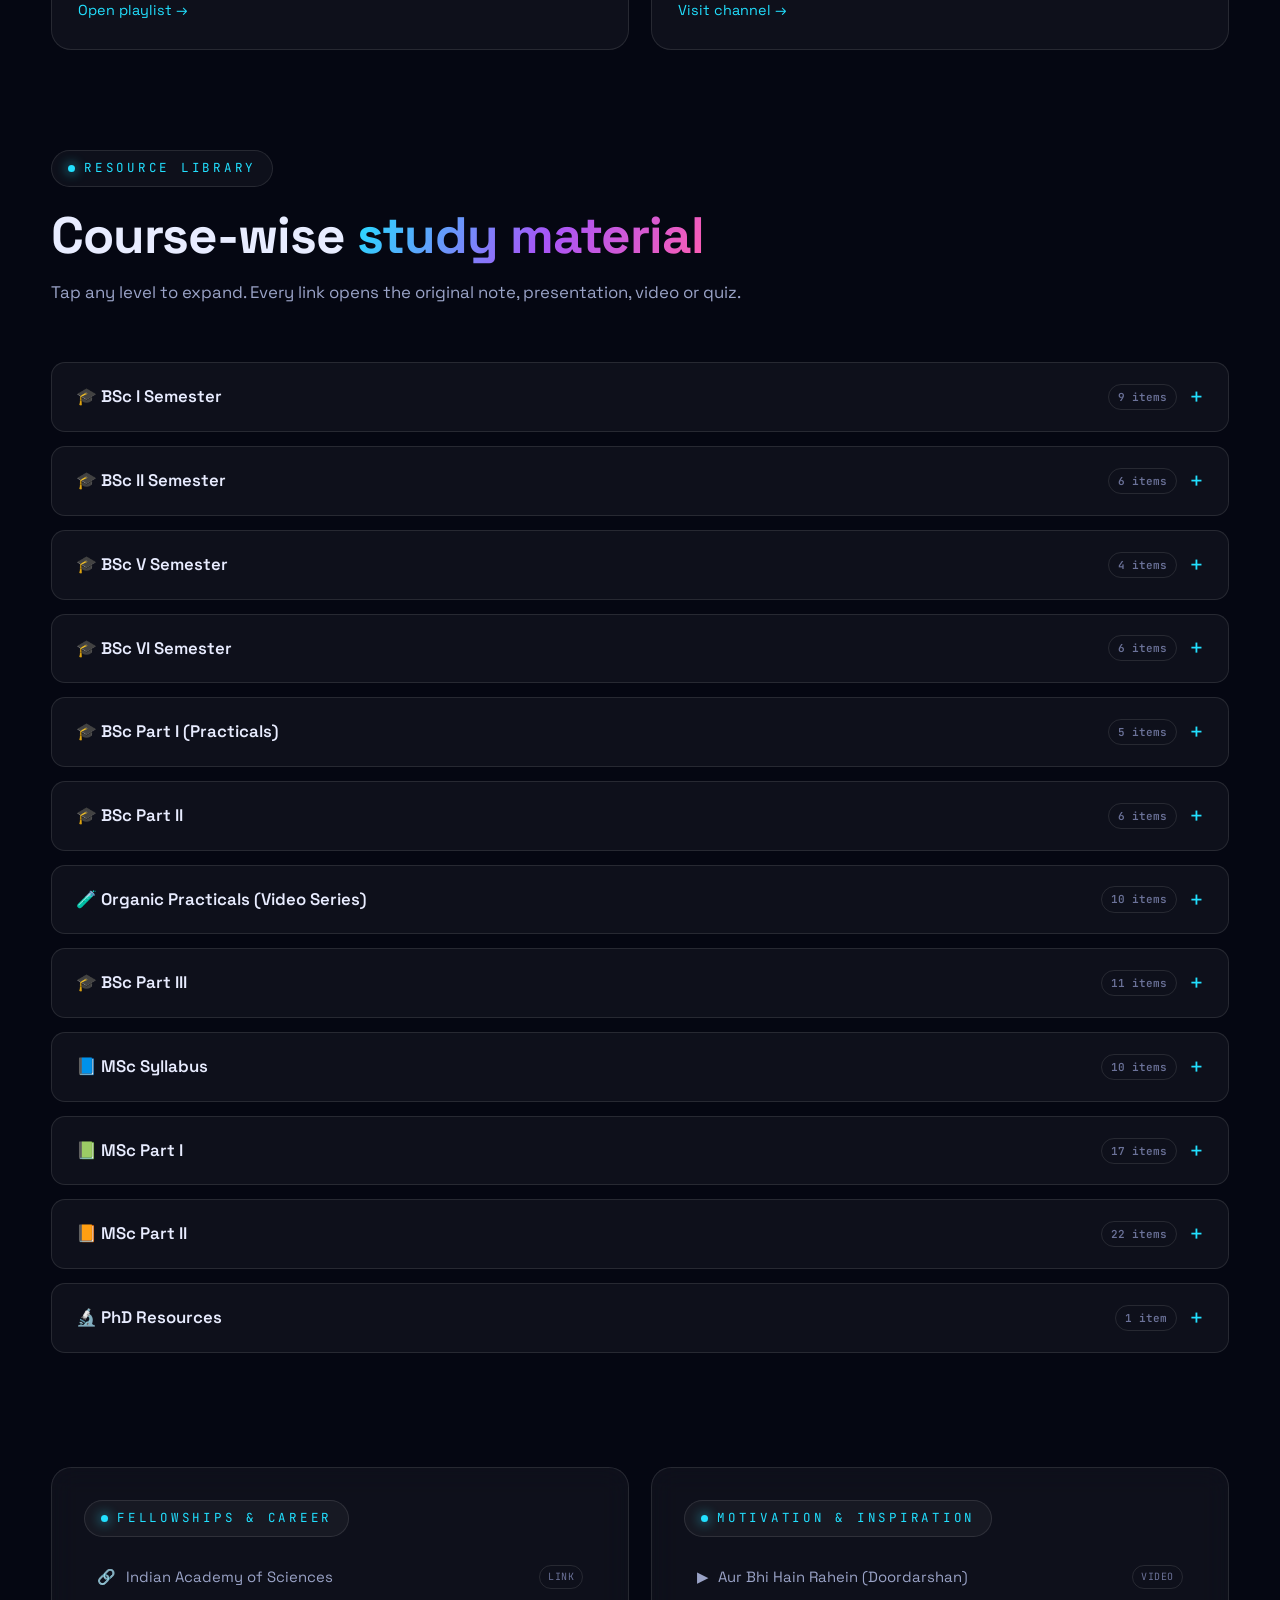
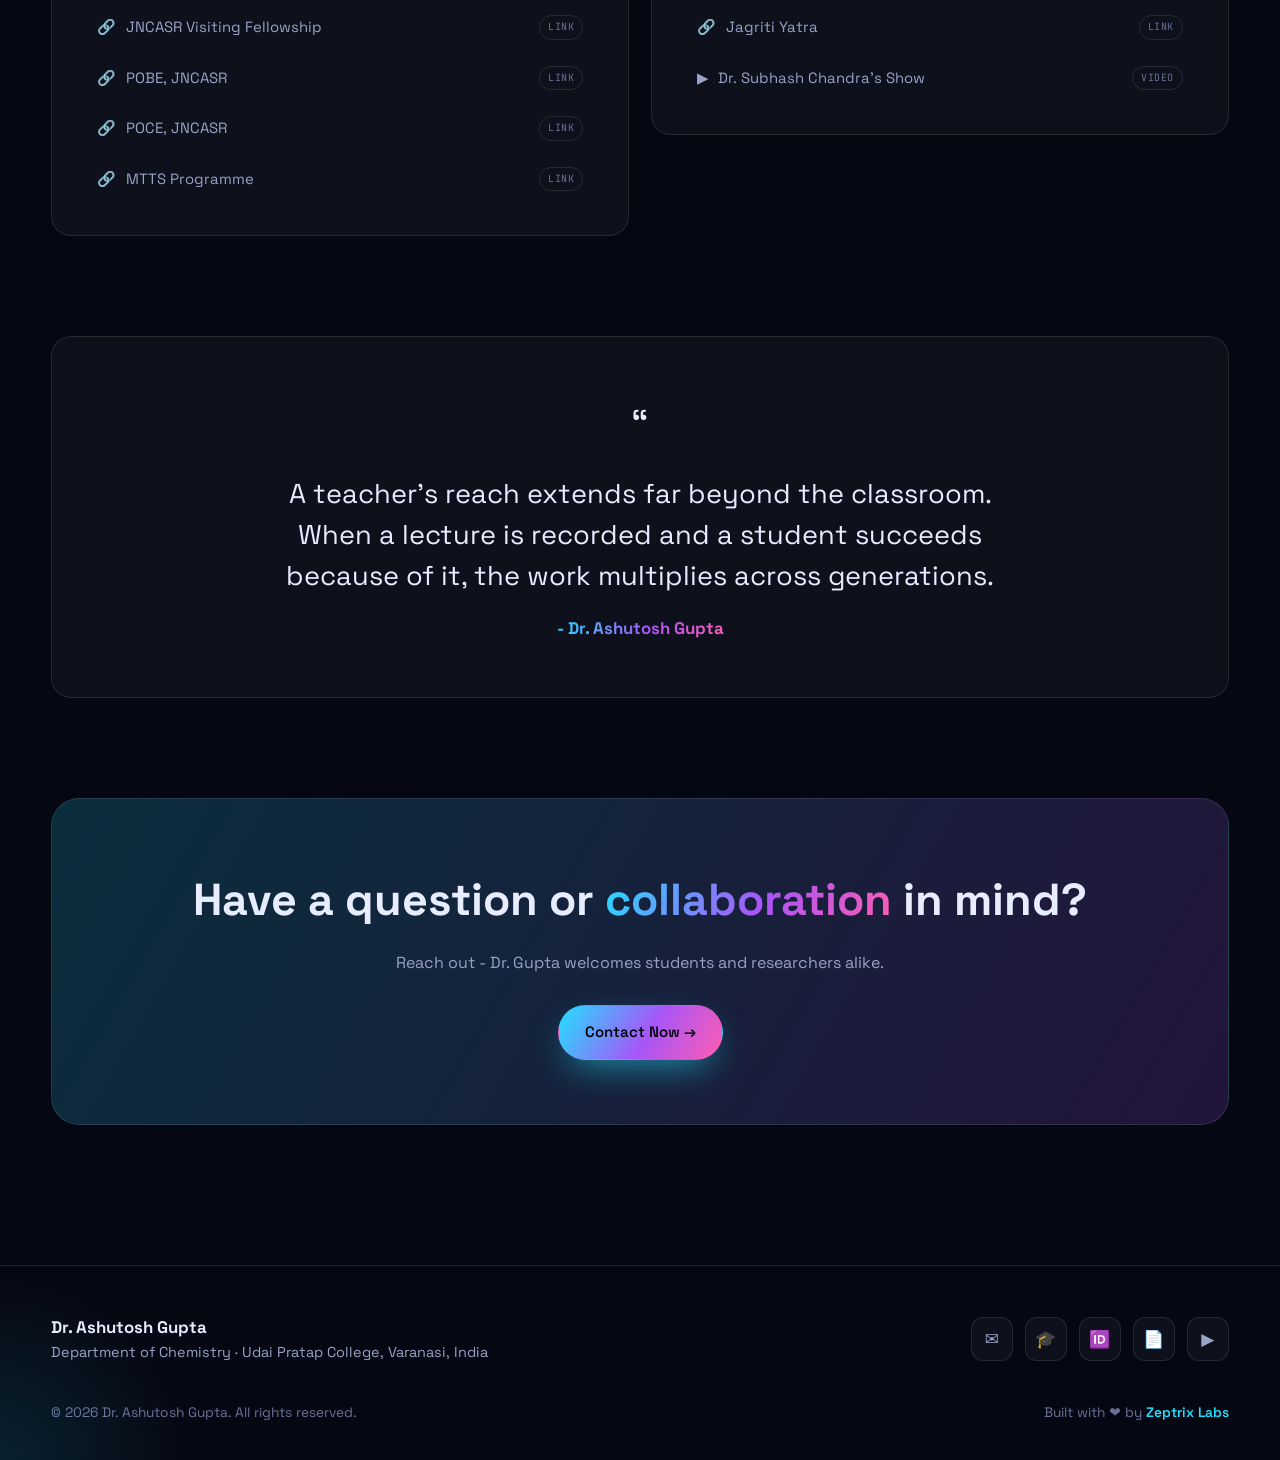
<file: teaching.html>
<!DOCTYPE html>
<html lang="en">
<head>
  <meta charset="UTF-8" />
  <meta name="viewport" content="width=device-width, initial-scale=1.0" />
  <title>Student's Corner - Dr. Ashutosh Gupta</title>
  <meta name="description" content="A complete chemistry learning library by Dr. Ashutosh Gupta - BSc, MSc & PhD lecture notes, practicals, videos, quizzes and syllabi." />
  <link rel="preconnect" href="https://fonts.googleapis.com" />
  <link rel="preconnect" href="https://fonts.gstatic.com" crossorigin />
  <link href="https://fonts.googleapis.com/css2?family=Space+Grotesk:wght@400;500;600;700&family=JetBrains+Mono:wght@400;500&display=swap" rel="stylesheet" />
  <link rel="stylesheet" href="assets/css/style.css" />
</head>
<body>
  <div class="aurora"></div>
  <canvas id="stars"></canvas>
  <div class="grid-overlay"></div>

  <nav class="nav">
    <a class="brand" href="index.html">
      <span class="mark">AG</span>
      <span class="who"><b>Dr. Ashutosh Gupta</b><span>Professor · Chemistry</span></span>
    </a>
    <button class="nav-toggle" aria-label="Menu"><span></span><span></span><span></span></button>
    <div class="nav-links">
      <a href="index.html">Home</a>
      <a href="about.html">Profile</a>
      <a href="research.html">Research</a>
      <a href="awards.html">Awards</a>
      <a href="teaching.html" class="active">Teaching</a>
      <a href="contact.html">Contact</a>
    </div>
  </nav>

  <main>
    <header class="page-head container">
      <span class="eyebrow">Teaching · Student's Corner</span>
      <h1>A complete <span class="gradient-text">chemistry library</span></h1>
      <p>Lecture notes, practicals, video tutorials, quizzes and syllabi - from BSc to PhD, shared openly for students of U.P. College, Varanasi and learners everywhere.</p>
    </header>

    <!-- TEACHING FOCUS -->
    <section style="padding-top:30px;">
      <div class="container">
        <div class="grid-3">
          <div class="card reveal"><div class="ico">🧫</div><h3>Organic Chemistry</h3><p>Reaction mechanisms, stereochemistry and synthesis fundamentals across UG and PG levels.</p></div>
          <div class="card reveal" data-delay="1"><div class="ico">💻</div><h3>Computational Methods</h3><p>Hands-on introduction to Gaussian, DFT and molecular modeling for research students.</p></div>
          <div class="card reveal" data-delay="2"><div class="ico">🎙️</div><h3>Student Interviews</h3><p>Conversations with successful alumni - guidance, motivation and exam strategy.</p></div>
        </div>
      </div>
    </section>

    <!-- VIDEO CHANNELS -->
    <section>
      <div class="container">
        <div class="section-head reveal">
          <span class="eyebrow">Watch &amp; Learn</span>
          <h2>Lectures on <span class="gradient-text">YouTube</span></h2>
          <p>Recorded lessons and student interviews, freely accessible to all.</p>
        </div>
        <div class="grid-2">
          <a class="card video-card reveal" href="https://www.youtube.com/playlist?list=PL-eXnoYeuF8Af0192IlCn0NewA6JSvz9D" target="_blank" rel="noopener" style="text-decoration:none;color:inherit;">
            <div class="video-thumb"><div class="play">▶</div></div>
            <h3>Chemistry Lecture Playlist</h3>
            <p style="color:var(--text-dim);">Curated topics in organic &amp; computational chemistry for undergraduate and post-graduate students.</p>
            <span style="display:inline-block;margin-top:12px;color:var(--cyan);font-size:.9rem;">Open playlist →</span>
          </a>
          <a class="card video-card reveal" data-delay="1" href="https://studio.youtube.com/channel/UCah7BdJwIbJcenTgJtXURwQ/content/playlists" target="_blank" rel="noopener" style="text-decoration:none;color:inherit;">
            <div class="video-thumb"><div class="play">▶</div></div>
            <h3>Topics &amp; Student Interviews Channel</h3>
            <p style="color:var(--text-dim);">Taught topics and interviews with successful students of U.P. College, Varanasi.</p>
            <span style="display:inline-block;margin-top:12px;color:var(--cyan);font-size:.9rem;">Visit channel →</span>
          </a>
        </div>
      </div>
    </section>

    <!-- RESOURCE LIBRARY -->
    <section style="padding-top:0;">
      <div class="container">
        <div class="section-head reveal">
          <span class="eyebrow">Resource Library</span>
          <h2>Course-wise <span class="gradient-text">study material</span></h2>
          <p>Tap any level to expand. Every link opens the original note, presentation, video or quiz.</p>
        </div>

        <!-- BSc I -->
        <details class="acc reveal">
          <summary><span class="lvl">🎓 BSc I Semester</span><span class="cnt">9 items</span></summary>
          <div class="acc-body">
            <div class="grp-label">Theory &amp; Concepts</div>
            <div class="res-list">
              <a href="https://drive.google.com/file/d/1Wnmf64SNJpqdaALD6s7WsD6EnW5Virb5/view?usp=sharing" target="_blank" rel="noopener"><span class="ri">📄</span> Hybridization of Orbitals <span class="tag">PDF</span></a>
              <a href="https://drive.google.com/file/d/1aGib8vQpk8YSxkPz0e2V4-HZ7fEKXD89/view?usp=sharing" target="_blank" rel="noopener"><span class="ri">📄</span> Hyperconjugation <span class="tag">PDF</span></a>
              <a href="https://drive.google.com/file/d/1RnIPDEhv4O67eQ2UARwWfLyPph0JEaOi/view?usp=sharing" target="_blank" rel="noopener"><span class="ri">📄</span> Stereochemistry <span class="tag">PDF</span></a>
              <a href="https://drive.google.com/file/d/1shGeNecR303M_iU4uSW5Mc_UXYSJ-9ch/view?usp=sharing" target="_blank" rel="noopener"><span class="ri">📄</span> Stereochemistry - Part 1 <span class="tag">PDF</span></a>
              <a href="https://drive.google.com/file/d/1eet3-meDE9ZRnmgdaktfniY3KRRijgsS/view?usp=sharing" target="_blank" rel="noopener"><span class="ri">📄</span> Stereochemistry - Part 2 <span class="tag">PDF</span></a>
              <a href="https://drive.google.com/file/d/1t1BFu7B05UHhTOYLyqI5MEnoCSyQOaem/view?usp=sharing" target="_blank" rel="noopener"><span class="ri">📄</span> Geometrical Isomerism <span class="tag">PDF</span></a>
              <a href="https://drive.google.com/file/d/16JNlLEEKem1nj8uzWknuqKnKFRim0w3J/view?usp=sharing" target="_blank" rel="noopener"><span class="ri">📄</span> Conformational Isomerism <span class="tag">PDF</span></a>
            </div>
            <div class="grp-label">Practicals (Titrations)</div>
            <div class="res-list">
              <a href="https://drive.google.com/file/d/1vFd5koDRJOzZp6ASQQpEydTYVB091Bmc/view?usp=sharing" target="_blank" rel="noopener"><span class="ri">📄</span> FAS vs Dichromate Titration <span class="tag">PDF</span></a>
              <a href="https://drive.google.com/file/d/1Xejz1eAL45o8Zq-MM40vNWGRBQWH3kcr/view?usp=sharing" target="_blank" rel="noopener"><span class="ri">📄</span> Water Hardness <span class="tag">PDF</span></a>
              <a href="https://drive.google.com/file/d/1hQXYIj53nReruwJP1pfNd9up0FAmyDTL/view?usp=sharing" target="_blank" rel="noopener"><span class="ri">📄</span> Acetic Acid vs NaOH <span class="tag">PDF</span></a>
              <a href="https://drive.google.com/file/d/1PiqdhXv83YXTNDQtD48Gz5qlALdSl9_3/view?usp=sharing" target="_blank" rel="noopener"><span class="ri">📄</span> KMnO4 vs Oxalic Acid <span class="tag">PDF</span></a>
              <a href="https://drive.google.com/file/d/1vE1LfA9xaqiHV9dAEV-3P9431Qu9In0j/view?usp=sharing" target="_blank" rel="noopener"><span class="ri">📄</span> Sodium Carbonate vs HCl <span class="tag">PDF</span></a>
            </div>
            <div class="grp-label">Reference</div>
            <div class="res-list">
              <a href="https://drive.google.com/file/d/1jwVoJqkzWZgFerso1cZ7CXFbXFxz9KnQ/view?usp=sharing" target="_blank" rel="noopener"><span class="ri">📄</span> BSc Syllabus <span class="tag">PDF</span></a>
              <a href="https://drive.google.com/file/d/1LVcqylzHijAbK6OKCuRx4l-pT4BOmja1/view?usp=sharing" target="_blank" rel="noopener"><span class="ri">📄</span> Reverse Osmosis Certificate <span class="tag">PDF</span></a>
            </div>
          </div>
        </details>

        <!-- BSc II -->
        <details class="acc reveal">
          <summary><span class="lvl">🎓 BSc II Semester</span><span class="cnt">6 items</span></summary>
          <div class="acc-body">
            <div class="grp-label">e-Content</div>
            <div class="res-list">
              <a href="https://drive.google.com/file/d/1b4NM-gdOaWLs14Is9kjC-umGfPSMFj__/view?usp=sharing" target="_blank" rel="noopener"><span class="ri">📄</span> Carbohydrates - e-content (v1) <span class="tag">PDF</span></a>
              <a href="https://drive.google.com/file/d/1B99SvcoADrSUhvA86iiBVqa9Otqm2wfy/view?usp=drive_link" target="_blank" rel="noopener"><span class="ri">📄</span> Carbohydrates - e-content (v2) <span class="tag">PDF</span></a>
              <a href="https://drive.google.com/file/d/1N5r7uT8DalWLOSsT7PHdTdjwLgEi1mPQ/view?usp=sharing" target="_blank" rel="noopener"><span class="ri">📄</span> Introductory Medicinal Chemistry (v1) <span class="tag">PDF</span></a>
              <a href="https://drive.google.com/file/d/1TJhc1Guhd2jvWO0JGnmhxVdqEw2qbqco/view?usp=drive_link" target="_blank" rel="noopener"><span class="ri">📄</span> Introductory Medicinal Chemistry (v2) <span class="tag">PDF</span></a>
            </div>
            <div class="grp-label">Practical Videos</div>
            <div class="res-list">
              <a href="https://www.youtube.com/watch?v=tsG2e9gPOqw" target="_blank" rel="noopener"><span class="ri">▶</span> Reducing &amp; Non-reducing Sugars <span class="tag">Video</span></a>
              <a href="https://youtu.be/Y4NMpO1xI8U?si=PV3Wu8nLa2UiQm0t" target="_blank" rel="noopener"><span class="ri">▶</span> Aspirin Synthesis <span class="tag">Video</span></a>
            </div>
          </div>
        </details>

        <!-- BSc V -->
        <details class="acc reveal">
          <summary><span class="lvl">🎓 BSc V Semester</span><span class="cnt">4 items</span></summary>
          <div class="acc-body">
            <div class="res-list">
              <a href="https://docs.google.com/presentation/d/1ahBzcZSUQmour-I1gZKn-bvys5G0uBNC/edit?usp=sharing&amp;ouid=110072520790748398028&amp;rtpof=true&amp;sd=true" target="_blank" rel="noopener"><span class="ri">📊</span> Chemistry of Alcohols <span class="tag">PPT</span></a>
              <a href="https://drive.google.com/file/d/1eTj_0uESjziR3ms67maA2RYTvGEVBFPv/view?usp=sharing" target="_blank" rel="noopener"><span class="ri">📄</span> Chemistry of Alcohols <span class="tag">PDF</span></a>
              <a href="https://docs.google.com/forms/d/1Ij1DEeWp2kkRau60OZYyTruo2-aJ90Fb2jL303wS3vQ/edit" target="_blank" rel="noopener"><span class="ri">❓</span> Quiz 2024-25 (Set 1) <span class="tag">Quiz</span></a>
              <a href="https://docs.google.com/forms/d/1U-vF8-1pODGmlhe478rEaB5UoCJ98ptmsvU0FM5ruuk/edit" target="_blank" rel="noopener"><span class="ri">❓</span> Quiz 2024-25 (Set 2) <span class="tag">Quiz</span></a>
            </div>
          </div>
        </details>

        <!-- BSc VI -->
        <details class="acc reveal">
          <summary><span class="lvl">🎓 BSc VI Semester</span><span class="cnt">6 items</span></summary>
          <div class="acc-body">
            <div class="grp-label">Aldehydes &amp; Ketones</div>
            <div class="res-list">
              <a href="https://drive.google.com/file/d/1qrg9zQh5tJsEnxKUlB8hT-uGdOCGegsB/view?usp=sharing" target="_blank" rel="noopener"><span class="ri">📄</span> Aldehydes and Ketones <span class="tag">PDF</span></a>
              <a href="https://drive.google.com/file/d/1fduLBi5hdunQhothH_M9WuSeG--z3keo/view?usp=sharing" target="_blank" rel="noopener"><span class="ri">📄</span> Carbonyl Compounds - Notes <span class="tag">PDF</span></a>
              <a href="https://moodle2.units.it/pluginfile.php/216528/mod_resource/content/1/10%20Carbonyl%20Compounds.%20Aldehydes%20and%20Ketones.pdf" target="_blank" rel="noopener"><span class="ri">🔗</span> Carbonyl Compounds - Reference <span class="tag">Link</span></a>
            </div>
            <div class="grp-label">Quizzes</div>
            <div class="res-list">
              <a href="https://docs.google.com/forms/d/1nFcfQ2w4QQ63R3ASsmyerg22msTkef99PjwGPTjGdGs/edit" target="_blank" rel="noopener"><span class="ri">❓</span> Quiz 2024-25 (Set 1) <span class="tag">Quiz</span></a>
              <a href="https://docs.google.com/forms/d/1dP6QmDTGrH1GL2LfCWlyMbRr6kKgr9A-0nCpcd1pMlw/edit" target="_blank" rel="noopener"><span class="ri">❓</span> Quiz 2024-25 (Set 2) <span class="tag">Quiz</span></a>
              <a href="https://forms.gle/nHtbpcBurjgAmCTFA" target="_blank" rel="noopener"><span class="ri">❓</span> Quiz 2025-26 <span class="tag">Quiz</span></a>
            </div>
          </div>
        </details>

        <!-- BSc Part I -->
        <details class="acc reveal">
          <summary><span class="lvl">🎓 BSc Part I (Practicals)</span><span class="cnt">5 items</span></summary>
          <div class="acc-body">
            <div class="res-list">
              <a href="https://drive.google.com/file/d/1RfnxOHK_168HNP2Ozd0W1rz3WHIT8WEE/view?usp=sharing" target="_blank" rel="noopener"><span class="ri">📄</span> Practical Manual <span class="tag">PDF</span></a>
              <a href="https://www.youtube.com/watch?v=6IQfpNgVzyU" target="_blank" rel="noopener"><span class="ri">▶</span> Potassium Dichromate Titration <span class="tag">Video</span></a>
              <a href="https://www.youtube.com/watch?v=oeNRrGaGV20" target="_blank" rel="noopener"><span class="ri">▶</span> Mohr's Salt Preparation <span class="tag">Video</span></a>
              <a href="https://www.youtube.com/watch?v=3qZUPgk5Ks8" target="_blank" rel="noopener"><span class="ri">▶</span> Qualitative Inorganic Analysis <span class="tag">Video</span></a>
              <a href="https://www.youtube.com/watch?v=LzQpbfU7DLo" target="_blank" rel="noopener"><span class="ri">▶</span> KMnO4 Concentration Determination <span class="tag">Video</span></a>
            </div>
          </div>
        </details>

        <!-- BSc Part II -->
        <details class="acc reveal">
          <summary><span class="lvl">🎓 BSc Part II</span><span class="cnt">6 items</span></summary>
          <div class="acc-body">
            <div class="res-list">
              <a href="https://drive.google.com/file/d/1Hurm8eUn3ktIQjuoFD9bGS_Vj1H53X7J/view?usp=sharing" target="_blank" rel="noopener"><span class="ri">📄</span> BSc Part II - Text <span class="tag">PDF</span></a>
              <a href="https://youtu.be/GKyVu-Y9-Mk" target="_blank" rel="noopener"><span class="ri">▶</span> Organometallic - RMgX <span class="tag">Video</span></a>
              <a href="https://youtu.be/FXu_-n6a1SY" target="_blank" rel="noopener"><span class="ri">▶</span> Organolithium Compounds <span class="tag">Video</span></a>
              <a href="https://www.youtube.com/watch?v=uW5HFoWQoM0&amp;t=476s" target="_blank" rel="noopener"><span class="ri">▶</span> Distinction of Alcohols <span class="tag">Video</span></a>
              <a href="https://docs.google.com/viewer?a=v&amp;pid=sites&amp;srcid=ZGVmYXVsdGRvbWFpbnxhc2h1MTgwOXxneDo3YWJkMjE3Zjk4NWQ1MTIw" target="_blank" rel="noopener"><span class="ri">📄</span> Previous Years' Questions (2007-12) <span class="tag">PDF</span></a>
              <a href="https://docs.google.com/viewer?a=v&amp;pid=sites&amp;srcid=ZGVmYXVsdGRvbWFpbnxhc2h1MTgwOXxneDo1MzkwMTI2YWZlYTEyNGE" target="_blank" rel="noopener"><span class="ri">📄</span> Previous Years' Questions (2013-19) <span class="tag">PDF</span></a>
            </div>
          </div>
        </details>

        <!-- Organic Practicals -->
        <details class="acc reveal">
          <summary><span class="lvl">🧪 Organic Practicals (Video Series)</span><span class="cnt">10 items</span></summary>
          <div class="acc-body">
            <div class="res-list">
              <a href="https://www.youtube.com/watch?v=foN9ibxBCYU" target="_blank" rel="noopener"><span class="ri">▶</span> Lassaigne's Test <span class="tag">Video</span></a>
              <a href="https://www.youtube.com/watch?v=7vKQuWWgULw" target="_blank" rel="noopener"><span class="ri">▶</span> Nitrogen Detection <span class="tag">Video</span></a>
              <a href="https://www.youtube.com/watch?v=F8m3ti2FoAc" target="_blank" rel="noopener"><span class="ri">▶</span> Sulfur Detection <span class="tag">Video</span></a>
              <a href="https://www.youtube.com/watch?v=lGcr_cUmzbY" target="_blank" rel="noopener"><span class="ri">▶</span> Halogen Detection <span class="tag">Video</span></a>
              <a href="https://www.youtube.com/watch?v=E2xNpSj_A4U" target="_blank" rel="noopener"><span class="ri">▶</span> Carboxylic Acid <span class="tag">Video</span></a>
              <a href="https://www.youtube.com/watch?v=HSGlfbV7W84" target="_blank" rel="noopener"><span class="ri">▶</span> Phenols <span class="tag">Video</span></a>
              <a href="https://www.youtube.com/watch?v=tsG2e9gPOqw" target="_blank" rel="noopener"><span class="ri">▶</span> Carbohydrates (Video 1) <span class="tag">Video</span></a>
              <a href="https://www.youtube.com/watch?v=etE8LCWvb-U" target="_blank" rel="noopener"><span class="ri">▶</span> Carbohydrates (Video 2) <span class="tag">Video</span></a>
              <a href="https://www.youtube.com/watch?v=j5jgMUWri8U" target="_blank" rel="noopener"><span class="ri">▶</span> Amines <span class="tag">Video</span></a>
              <a href="https://www.youtube.com/watch?v=FggvNDlkJxo" target="_blank" rel="noopener"><span class="ri">▶</span> Purification &amp; Recrystallization <span class="tag">Video</span></a>
            </div>
          </div>
        </details>

        <!-- BSc Part III -->
        <details class="acc reveal">
          <summary><span class="lvl">🎓 BSc Part III</span><span class="cnt">11 items</span></summary>
          <div class="acc-body">
            <div class="grp-label">Reaction Mechanism</div>
            <div class="res-list">
              <a href="https://docs.google.com/document/d/0BwGKUmWPSSSseUxKWE9EMUhsNm8/edit?usp=sharing&amp;ouid=113529316123856596189&amp;resourcekey=0-TXM-b5ORjayopv_StzZr-w&amp;rtpof=true&amp;sd=true" target="_blank" rel="noopener"><span class="ri">📝</span> Determination of Reaction Mechanism <span class="tag">Doc</span></a>
              <a href="https://www.youtube.com/watch?v=7527QpF8s6E&amp;t=3s" target="_blank" rel="noopener"><span class="ri">▶</span> Reaction Mechanism - Part 1 <span class="tag">Video</span></a>
              <a href="https://www.youtube.com/watch?v=L9UGrgJlT4M&amp;t=592s" target="_blank" rel="noopener"><span class="ri">▶</span> Reaction Mechanism - Part 2 <span class="tag">Video</span></a>
              <a href="https://www.youtube.com/watch?v=EWXRkmHP67I&amp;t=27s" target="_blank" rel="noopener"><span class="ri">▶</span> Reaction Mechanism - Part 3 <span class="tag">Video</span></a>
              <a href="https://youtu.be/HaEWg1R3wyo" target="_blank" rel="noopener"><span class="ri">▶</span> Crossover Experiments <span class="tag">Video</span></a>
              <a href="https://www.youtube.com/watch?v=T5arzGMGV9U&amp;feature=youtu.be" target="_blank" rel="noopener"><span class="ri">▶</span> Kinetic Isotopic Labelling <span class="tag">Video</span></a>
              <a href="https://www.youtube.com/watch?v=JLsKplYN4ME&amp;t=45s" target="_blank" rel="noopener"><span class="ri">▶</span> Kinetic Isotope Effect <span class="tag">Video</span></a>
              <a href="https://www.youtube.com/watch?v=ZEO1ZTcpAu4&amp;t=1s" target="_blank" rel="noopener"><span class="ri">▶</span> Electrophilic Addition <span class="tag">Video</span></a>
            </div>
            <div class="grp-label">Advanced Topics</div>
            <div class="res-list">
              <a href="https://docs.google.com/document/d/0BwGKUmWPSSSseFBra1ppcy1LejA/edit?usp=sharing&amp;ouid=113529316123856596189&amp;resourcekey=0-I-OXbLZ1eq7zSfotdIr40w&amp;rtpof=true&amp;sd=true" target="_blank" rel="noopener"><span class="ri">📝</span> Organic Synthesis via Enolates <span class="tag">Doc</span></a>
              <a href="https://docs.google.com/document/d/17nRhCDMrzAAxlvFv2IYHzNHsLnVRhl-v/edit?usp=sharing&amp;ouid=113529316123856596189&amp;rtpof=true&amp;sd=true" target="_blank" rel="noopener"><span class="ri">📝</span> Polynuclear Hydrocarbons <span class="tag">Doc</span></a>
              <a href="https://drive.google.com/file/d/1eXWQbdMsP1gvHcSgXoGJjyGsyJ7ayazW/view?usp=sharing" target="_blank" rel="noopener"><span class="ri">📄</span> Heterocyclic Chemistry <span class="tag">PDF</span></a>
            </div>
          </div>
        </details>

        <!-- MSc Syllabus -->
        <details class="acc reveal">
          <summary><span class="lvl">📘 MSc Syllabus</span><span class="cnt">10 items</span></summary>
          <div class="acc-body">
            <div class="res-list">
              <a href="https://drive.google.com/file/d/1tEgbadHXlFEmem52p_fChb_L-jQAc1Lk/view?usp=drive_link" target="_blank" rel="noopener"><span class="ri">📄</span> MSc I Semester <span class="tag">PDF</span></a>
              <a href="https://drive.google.com/file/d/1MPujmB8nMegEpdKTdX07y9mXNjFN9rWY/view?usp=share_link" target="_blank" rel="noopener"><span class="ri">📄</span> MSc II Semester <span class="tag">PDF</span></a>
              <a href="https://drive.google.com/file/d/1G_mYCS0JwDKEdEOmNzDxE-6WCerrqwMP/view?usp=share_link" target="_blank" rel="noopener"><span class="ri">📄</span> MSc III Semester <span class="tag">PDF</span></a>
              <a href="https://drive.google.com/file/d/15tvEyLUS6ZWLldRT6u4UFrlZEAeZ6VSe/view?usp=drive_link" target="_blank" rel="noopener"><span class="ri">📄</span> MSc IV Sem - Organic <span class="tag">PDF</span></a>
              <a href="https://drive.google.com/file/d/1Xtkb8DNc3elA-srxhEYLmRXJOGiAiO2g/view?usp=drive_link" target="_blank" rel="noopener"><span class="ri">📄</span> MSc IV Sem - Inorganic <span class="tag">PDF</span></a>
              <a href="https://drive.google.com/file/d/1rI2-KZojVE9O_b0ogjz-crAN0SW86Mqn/view?usp=drive_link" target="_blank" rel="noopener"><span class="ri">📄</span> MSc IV Sem - Physical <span class="tag">PDF</span></a>
              <a href="https://drive.google.com/file/d/1P7ret2xqa1PyuEuerrBaS5H0VJaCbX8f/view?usp=sharing" target="_blank" rel="noopener"><span class="ri">📄</span> MSc Prev (2025-26) Sem IV <span class="tag">PDF</span></a>
              <a href="https://drive.google.com/file/d/15v_3PUo24Fl14SczcmxfWktRbq84_fri/view?usp=drive_link" target="_blank" rel="noopener"><span class="ri">📄</span> MSc Final Inorganic (2025-26) <span class="tag">PDF</span></a>
              <a href="https://drive.google.com/file/d/1-h9b3t6fkWL-JU9LG9l1SUNGjsWmmG_N/view?usp=drive_link" target="_blank" rel="noopener"><span class="ri">📄</span> MSc Final Organic (2025-26) <span class="tag">PDF</span></a>
              <a href="https://drive.google.com/file/d/16pXvE9kAw0_DEmzgkxgG4M4eAT09h3ai/view?usp=drive_link" target="_blank" rel="noopener"><span class="ri">📄</span> MSc Final Physical (2025-26) <span class="tag">PDF</span></a>
            </div>
          </div>
        </details>

        <!-- MSc Part I -->
        <details class="acc reveal">
          <summary><span class="lvl">📗 MSc Part I</span><span class="cnt">17 items</span></summary>
          <div class="acc-body">
            <div class="grp-label">Aromaticity</div>
            <div class="res-list">
              <a href="https://drive.google.com/file/d/1oC8--wc1I1pYD3J9m5OZ3WNv0kicKGC8/view?usp=sharing" target="_blank" rel="noopener"><span class="ri">📄</span> Aromaticity - Part I <span class="tag">PDF</span></a>
              <a href="https://drive.google.com/file/d/1sRat3dJJ-i3r-fbZp55JvUTRF2GNVk14/view?usp=sharing" target="_blank" rel="noopener"><span class="ri">📄</span> Aromaticity - Part II <span class="tag">PDF</span></a>
              <a href="https://www.youtube.com/watch?v=aUcAUF2qg4c" target="_blank" rel="noopener"><span class="ri">▶</span> Frost Circle <span class="tag">Video</span></a>
              <a href="https://www.youtube.com/watch?v=Wz87zNIpwYw" target="_blank" rel="noopener"><span class="ri">▶</span> Craig's Rule <span class="tag">Video</span></a>
              <a href="https://www.youtube.com/watch?v=wt4mIJ0lCpw" target="_blank" rel="noopener"><span class="ri">▶</span> Mobius Aromaticity <span class="tag">Video</span></a>
              <a href="https://www.youtube.com/watch?v=f0_VwpKmPIk" target="_blank" rel="noopener"><span class="ri">▶</span> Baird's Rule <span class="tag">Video</span></a>
              <a href="https://www.youtube.com/watch?v=Ed0WZfvLEeY" target="_blank" rel="noopener"><span class="ri">▶</span> Quasi &amp; Homo Aromaticity <span class="tag">Video</span></a>
              <a href="https://www.youtube.com/watch?v=-e6xXHcSwQA" target="_blank" rel="noopener"><span class="ri">▶</span> Annulenes <span class="tag">Video</span></a>
              <a href="https://www.youtube.com/watch?v=4B_MSU2sh1w" target="_blank" rel="noopener"><span class="ri">▶</span> Huckel Rule <span class="tag">Video</span></a>
              <a href="https://www.youtube.com/watch?v=I99WYLvF5Zo" target="_blank" rel="noopener"><span class="ri">▶</span> Annelation &amp; Clar's Rule <span class="tag">Video</span></a>
            </div>
            <div class="grp-label">Natural Products &amp; Reactions</div>
            <div class="res-list">
              <a href="https://drive.google.com/file/d/0BwGKUmWPSSSsQXNsTjBOWXJiS3M/view?usp=sharing&amp;resourcekey=0-KavCX_aGQwAuXiR04SrJaQ" target="_blank" rel="noopener"><span class="ri">📄</span> Vitamin A and C <span class="tag">PDF</span></a>
              <a href="https://www.youtube.com/watch?v=GDjkxtHNueA&amp;t=529s" target="_blank" rel="noopener"><span class="ri">▶</span> Vitamin C <span class="tag">Video</span></a>
              <a href="https://drive.google.com/file/d/1pO2OP14Sxi1CwrvvTvXnvoV4DHRH0sKV/view?usp=sharing" target="_blank" rel="noopener"><span class="ri">📄</span> Elimination Reaction <span class="tag">PDF</span></a>
              <a href="https://drive.google.com/file/d/1pOCKs5NUyg1pVzNcyB9fWXMZjtI3dCGh/view?usp=sharing" target="_blank" rel="noopener"><span class="ri">📄</span> Peterson &amp; Julia Olefination <span class="tag">PDF</span></a>
            </div>
            <div class="grp-label">Practicals</div>
            <div class="res-list">
              <a href="https://drive.google.com/file/d/0BwGKUmWPSSSsQzFCQ2swY1U1c1k/view?usp=sharing&amp;resourcekey=0-VGuwVOyN2BFMIABRO3Hr0Q" target="_blank" rel="noopener"><span class="ri">📄</span> MSc I Practicals - Organic <span class="tag">PDF</span></a>
              <a href="https://drive.google.com/file/d/0BwGKUmWPSSSsVnVQMFkydlh1bU0/view?usp=sharing&amp;resourcekey=0-_kfpTvnl0hXjv6mR_sU2WQ" target="_blank" rel="noopener"><span class="ri">📄</span> MSc II Practicals <span class="tag">PDF</span></a>
              <a href="https://docs.google.com/document/d/0BwGKUmWPSSSsUFQ4M3p2dW1mNkU/edit?usp=drive_link&amp;ouid=113529316123856596189&amp;resourcekey=0-W0W1f9aG96rQX3mpu3IdQQ&amp;rtpof=true&amp;sd=true" target="_blank" rel="noopener"><span class="ri">📝</span> Caffeine Extraction <span class="tag">Doc</span></a>
            </div>
          </div>
        </details>

        <!-- MSc Part II -->
        <details class="acc reveal">
          <summary><span class="lvl">📙 MSc Part II</span><span class="cnt">22 items</span></summary>
          <div class="acc-body">
            <div class="grp-label">Neighbouring Group Participation</div>
            <div class="res-list">
              <a href="https://drive.google.com/file/d/18Ogz-ZuCY1effiG-tT1N28dUfKWsmRbJ/view" target="_blank" rel="noopener"><span class="ri">📄</span> NGP - Part 1 <span class="tag">PDF</span></a>
              <a href="https://drive.google.com/file/d/1aQ3H8uHhTu9NldS0IEIFh0cx64VYgcNr/view?usp=sharing" target="_blank" rel="noopener"><span class="ri">📄</span> NGP - Part 2 <span class="tag">PDF</span></a>
              <a href="https://drive.google.com/file/d/1HVFH1LnoH5oFXqIols8ZjuWppP_sg56c/view?usp=sharing" target="_blank" rel="noopener"><span class="ri">📄</span> NGP - Part 3 <span class="tag">PDF</span></a>
            </div>
            <div class="grp-label">Natural Products</div>
            <div class="res-list">
              <a href="https://drive.google.com/file/d/1-5hHFde_xM1zCAijIroMi-0RqQkNuUnZ/view?usp=sharing" target="_blank" rel="noopener"><span class="ri">📄</span> Steroids <span class="tag">PDF</span></a>
              <a href="https://drive.google.com/file/d/1yR1T__p5L36dnrr94OrMpgCZFjQ1-5xK/view?usp=sharing" target="_blank" rel="noopener"><span class="ri">📄</span> Beta-carotene <span class="tag">PDF</span></a>
              <a href="https://youtu.be/u6f64rGhz8k" target="_blank" rel="noopener"><span class="ri">▶</span> Beta-carotene <span class="tag">Video</span></a>
              <a href="https://drive.google.com/file/d/1_qZXZ3aj6Y-qQujJF_lRsMEwfY2suzL1/view?usp=sharing" target="_blank" rel="noopener"><span class="ri">📄</span> Beta-carotene - Revision <span class="tag">PDF</span></a>
              <a href="https://drive.google.com/file/d/1Atr9nLQBgDteWlJn1mJdirfJ63hKvRlc/view?usp=sharing" target="_blank" rel="noopener"><span class="ri">📄</span> Anthocyanins and Flavones <span class="tag">PDF</span></a>
              <a href="https://youtu.be/mIWCf_PT1rg" target="_blank" rel="noopener"><span class="ri">▶</span> Anthocyanins - Part 1 <span class="tag">Video</span></a>
              <a href="https://youtu.be/aRdcrt2qUQg" target="_blank" rel="noopener"><span class="ri">▶</span> Anthocyanins - Part 2 <span class="tag">Video</span></a>
            </div>
            <div class="grp-label">Agro-chemistry &amp; Conformations</div>
            <div class="res-list">
              <a href="https://drive.google.com/file/d/1_yF96G5uomU1MQG51uZ92cRzXjKVnINV/view?usp=sharing" target="_blank" rel="noopener"><span class="ri">📄</span> Insecticides and Herbicides <span class="tag">PDF</span></a>
              <a href="https://drive.google.com/file/d/1VY67t8tMbraz_SGPjxTnMyaNfFKNjyFz/view?usp=sharing" target="_blank" rel="noopener"><span class="ri">📄</span> Fungicides and Rodenticides <span class="tag">PDF</span></a>
              <a href="https://drive.google.com/file/d/1NgEdiUje7ycIp_lF3NuS9ejgyceF8NCk/view?usp=sharing" target="_blank" rel="noopener"><span class="ri">📄</span> Fungicide/Rodenticide (Pandeya) <span class="tag">PDF</span></a>
              <a href="https://drive.google.com/file/d/1QjTsQBzUC-D3gnPmqLkXn9FklxYQW-TX/view?usp=sharing" target="_blank" rel="noopener"><span class="ri">📄</span> Conformations <span class="tag">PDF</span></a>
              <a href="https://drive.google.com/file/d/1fdXZiGvmqYFfJv7LynEEiSiHtPIARbgY/view?usp=sharing" target="_blank" rel="noopener"><span class="ri">📄</span> Conformations - Part I <span class="tag">PDF</span></a>
            </div>
            <div class="grp-label">Heterocyclic &amp; Optical</div>
            <div class="res-list">
              <a href="https://drive.google.com/file/d/1kuIb3FLpWIEQ2xa3DwFdUckwk3YLBBv0/view?usp=sharing" target="_blank" rel="noopener"><span class="ri">📄</span> Heterocyclic Compounds - Short <span class="tag">PDF</span></a>
              <a href="https://drive.google.com/file/d/1aC295SHpg-49rWfAjF7X_M-eLjK5ZNOq/view?usp=sharing" target="_blank" rel="noopener"><span class="ri">📄</span> Heterocyclic Compounds - 1 <span class="tag">PDF</span></a>
              <a href="https://drive.google.com/file/d/1240WuiYeQrkQ9g_rTD-TkLUP2Qpq129u/view?usp=sharing" target="_blank" rel="noopener"><span class="ri">📄</span> Heterocyclic Compounds <span class="tag">PDF</span></a>
              <a href="https://drive.google.com/file/d/1rWXd__b2I1w21IqfSnRVNA2BXqwWjKzE/view?usp=drive_link" target="_blank" rel="noopener"><span class="ri">📄</span> Heterocyclic Compounds (Finar) <span class="tag">PDF</span></a>
              <a href="https://drive.google.com/file/d/1A2WH73YlmjyBe8xGCh0FPyCYBDQwK_V_/view?usp=drive_link" target="_blank" rel="noopener"><span class="ri">📄</span> Heterocyclic Nomenclature <span class="tag">PDF</span></a>
              <a href="https://drive.google.com/file/d/1s0G4Nt1-vgEWjSSU0EJMPo46031xI79H/view?usp=sharing" target="_blank" rel="noopener"><span class="ri">📄</span> Optical Isomerism (Finar) <span class="tag">PDF</span></a>
              <a href="https://iupac.qmul.ac.uk/BlueBook/PDF/P5.pdf" target="_blank" rel="noopener"><span class="ri">🔗</span> IUPAC Blue Book <span class="tag">Link</span></a>
            </div>
          </div>
        </details>

        <!-- PhD -->
        <details class="acc reveal">
          <summary><span class="lvl">🔬 PhD Resources</span><span class="cnt">1 item</span></summary>
          <div class="acc-body">
            <div class="res-list">
              <a href="https://drive.google.com/file/d/15EVcv2uUd-9h5GMLe19DD83fCSaL5GY4/view?usp=sharing" target="_blank" rel="noopener"><span class="ri">📄</span> Syllabus &amp; Content - Paper II, Unit IV <span class="tag">PDF</span></a>
            </div>
          </div>
        </details>
      </div>
    </section>

    <!-- CAREER + MOTIVATION -->
    <section style="padding-top:0;">
      <div class="container">
        <div class="grid-2" style="align-items:start;">
          <div class="glass reveal" style="padding:32px;">
            <span class="eyebrow" style="margin-bottom:16px;">Fellowships &amp; Career</span>
            <div class="res-list">
              <a href="http://www.ias.ac.in/" target="_blank" rel="noopener"><span class="ri">🔗</span> Indian Academy of Sciences <span class="tag">Link</span></a>
              <a href="http://www.jncasr.ac.in/fe/" target="_blank" rel="noopener"><span class="ri">🔗</span> JNCASR Visiting Fellowship <span class="tag">Link</span></a>
              <a href="http://www.jncasr.ac.in/fe/pobe.php" target="_blank" rel="noopener"><span class="ri">🔗</span> POBE, JNCASR <span class="tag">Link</span></a>
              <a href="http://www.jncasr.ac.in/fe/poce.php" target="_blank" rel="noopener"><span class="ri">🔗</span> POCE, JNCASR <span class="tag">Link</span></a>
              <a href="https://mtts.org.in/" target="_blank" rel="noopener"><span class="ri">🔗</span> MTTS Programme <span class="tag">Link</span></a>
            </div>
          </div>
          <div class="glass reveal" data-delay="1" style="padding:32px;">
            <span class="eyebrow" style="margin-bottom:16px;">Motivation &amp; Inspiration</span>
            <div class="res-list">
              <a href="https://www.youtube.com/watch?v=5IjHiqDe7HI" target="_blank" rel="noopener"><span class="ri">▶</span> Aur Bhi Hain Rahein (Doordarshan) <span class="tag">Video</span></a>
              <a href="http://www.jagritiyatra.com/" target="_blank" rel="noopener"><span class="ri">🔗</span> Jagriti Yatra <span class="tag">Link</span></a>
              <a href="https://www.youtube.com/watch?v=XfMGOEZTIxE" target="_blank" rel="noopener"><span class="ri">▶</span> Dr. Subhash Chandra's Show <span class="tag">Video</span></a>
            </div>
          </div>
        </div>
      </div>
    </section>

    <!-- PHILOSOPHY -->
    <section style="padding-top:0;">
      <div class="container">
        <div class="glass reveal" style="padding:54px 44px;text-align:center;">
          <div style="font-size:42px;margin-bottom:14px;">“</div>
          <p style="font-size:clamp(1.2rem,2.6vw,1.7rem);max-width:760px;margin:0 auto 18px;line-height:1.5;">A teacher's reach extends far beyond the classroom. When a lecture is recorded and a student succeeds because of it, the work multiplies across generations.</p>
          <b class="gradient-text" style="font-size:1.05rem;">- Dr. Ashutosh Gupta</b>
        </div>
      </div>
    </section>

    <section style="padding-top:0;">
      <div class="container">
        <div class="cta-band reveal">
          <h2>Have a question or <span class="gradient-text">collaboration</span> in mind?</h2>
          <p>Reach out - Dr. Gupta welcomes students and researchers alike.</p>
          <a href="contact.html" class="btn btn-primary">Contact Now →</a>
        </div>
      </div>
    </section>
  </main>

  <footer>
    <div class="container footer-grid">
      <div>
        <b style="font-size:1.05rem;">Dr. Ashutosh Gupta</b>
        <p style="color:var(--text-dim);font-size:.9rem;">Department of Chemistry · Udai Pratap College, Varanasi, India</p>
      </div>
      <div class="socials">
        <a href="mailto:ashu1809@gmail.com" title="Email">✉</a>
        <a href="https://scholar.google.co.in/citations?hl=en&amp;user=BQJ2WIkAAAAJ" target="_blank" rel="noopener" title="Google Scholar">🎓</a>
        <a href="https://orcid.org/0000-0003-2785-5837" target="_blank" rel="noopener" title="ORCID">🆔</a>
        <a href="https://www.scopus.com/authid/detail.uri?authorId=57206837493" target="_blank" rel="noopener" title="Scopus">📄</a>
        <a href="https://www.youtube.com/playlist?list=PL-eXnoYeuF8Af0192IlCn0NewA6JSvz9D" target="_blank" rel="noopener" title="YouTube">▶</a>
      </div>
    </div>
    <div class="footer-bottom" style="border-top:none;padding-top:var(--space-3);">
      <p>&copy; <span data-year>2026</span> Dr. Ashutosh Gupta. All rights reserved.</p>
      <p>Built with ❤️ by <a href="https://zeptrixlabs.com" target="_blank" rel="noopener noreferrer">Zeptrix Labs</a></p>
    </div>
  </footer>

  <!-- Floating WhatsApp Button -->
  <a href="https://wa.me/919451138002?text=Hello%20Dr.%20Ashutosh%20Gupta%2C%20I%20would%20like%20to%20connect." class="float-wa" aria-label="Chat on WhatsApp" target="_blank" rel="noopener noreferrer">
    <svg viewBox="0 0 32 32" fill="currentColor" aria-hidden="true"><path d="M16 3C8.83 3 3 8.62 3 15.53c0 2.42.72 4.68 1.96 6.6L3.7 29l7.15-1.84A13.45 13.45 0 0 0 16 28c7.17 0 13-5.62 13-12.47S23.17 3 16 3zm0 22.88c-1.65 0-3.24-.38-4.68-1.12l-.34-.17-4.24 1.09.75-4.03-.22-.35a10.13 10.13 0 0 1-1.7-5.77C5.57 9.8 10.25 5.12 16 5.12s10.43 4.68 10.43 10.41S21.75 25.88 16 25.88zm5.72-7.7c-.31-.15-1.84-.88-2.13-.98-.29-.11-.5-.15-.71.15-.21.31-.82.98-1 1.18-.18.21-.37.23-.68.08-.31-.15-1.31-.47-2.5-1.48-.92-.8-1.55-1.79-1.73-2.1-.18-.31-.02-.47.13-.62.14-.13.31-.35.47-.52.16-.18.21-.31.31-.52.1-.21.05-.39-.03-.54-.08-.15-.71-1.67-.97-2.28-.26-.6-.52-.51-.71-.52h-.61c-.21 0-.55.08-.84.39-.29.31-1.1 1.04-1.1 2.54s1.13 2.95 1.29 3.16c.16.21 2.22 3.3 5.38 4.63.75.31 1.34.5 1.79.64.75.23 1.44.2 1.98.12.6-.09 1.84-.73 2.1-1.43.26-.7.26-1.31.18-1.43-.08-.13-.29-.21-.6-.36z"/></svg>
  </a>

  <script src="assets/js/main.js"></script>
</body>
</html>
</file>
<file: assets/css/style.css>
/* =========================================================
   Dr. Ashutosh Gupta - Digital Portfolio
   Futuristic theme · glassmorphism · neon · aurora mesh
   ========================================================= */

:root {
  --bg: #050712;
  --bg-2: #0a0e22;
  --surface: rgba(255, 255, 255, 0.04);
  --surface-2: rgba(255, 255, 255, 0.06);
  --border: rgba(255, 255, 255, 0.10);
  --text: #e8ecff;
  --text-dim: #9aa3c7;
  --text-faint: #6b7299;

  --cyan: #22e0ff;
  --violet: #a855f7;
  --pink: #ff5db1;
  --lime: #7CFFCB;

  --grad: linear-gradient(120deg, #22e0ff 0%, #a855f7 55%, #ff5db1 100%);
  --grad-soft: linear-gradient(120deg, rgba(34,224,255,.18), rgba(168,85,247,.18));

  --radius: 20px;
  --radius-sm: 14px;
  --maxw: 1180px;
  --space-3: 18px;
  --wa: #25D366;
  --shadow: 0 30px 80px -30px rgba(0,0,0,.8);
  --font: "Space Grotesk", "Segoe UI", system-ui, sans-serif;
  --mono: "JetBrains Mono", "Cascadia Code", monospace;
}

* { margin: 0; padding: 0; box-sizing: border-box; }

html { scroll-behavior: smooth; }
html, body { max-width: 100%; overflow-x: hidden; }
img { max-width: 100%; height: auto; }

body {
  font-family: var(--font);
  background: var(--bg);
  color: var(--text);
  line-height: 1.65;
  overflow-x: hidden;
  -webkit-font-smoothing: antialiased;
  position: relative;
  min-height: 100vh;
}

/* ---------- Aurora mesh background ---------- */
.aurora {
  position: fixed; inset: 0; z-index: -2; overflow: hidden;
  background:
    radial-gradient(60vw 60vw at 12% 8%, rgba(34,224,255,.16), transparent 60%),
    radial-gradient(55vw 55vw at 88% 18%, rgba(168,85,247,.18), transparent 60%),
    radial-gradient(60vw 60vw at 70% 90%, rgba(255,93,177,.12), transparent 60%),
    var(--bg);
}
.aurora::after {
  content: ""; position: absolute; inset: -40%;
  background: conic-gradient(from 0deg, transparent, rgba(34,224,255,.06), transparent 30%, rgba(168,85,247,.06), transparent 60%);
  animation: spin 40s linear infinite;
}
@keyframes spin { to { transform: rotate(360deg); } }

/* subtle grid overlay */
.grid-overlay {
  position: fixed; inset: 0; z-index: -1; pointer-events: none;
  background-image:
    linear-gradient(rgba(255,255,255,.025) 1px, transparent 1px),
    linear-gradient(90deg, rgba(255,255,255,.025) 1px, transparent 1px);
  background-size: 64px 64px;
  mask-image: radial-gradient(circle at 50% 30%, #000 0%, transparent 80%);
}

#stars { position: fixed; inset: 0; z-index: -1; pointer-events: none; }

/* glowing cursor follower */
.cursor-glow {
  position: fixed; width: 420px; height: 420px; border-radius: 50%;
  background: radial-gradient(circle, rgba(34,224,255,.12), transparent 65%);
  transform: translate(-50%, -50%); pointer-events: none; z-index: 0;
  transition: opacity .4s; mix-blend-mode: screen;
}

/* ---------- Layout ---------- */
.container { width: min(92%, var(--maxw)); margin: 0 auto; }
main { position: relative; z-index: 1; }
section { padding: 100px 0; }

/* ---------- Navbar ---------- */
.nav {
  position: fixed; top: 18px; left: 50%; transform: translateX(-50%);
  width: min(94%, var(--maxw)); z-index: 100;
  display: flex; align-items: center; justify-content: space-between;
  padding: 12px 14px 12px 22px; border-radius: 999px;
  background: rgba(10,14,34,.55); border: 1px solid var(--border);
  backdrop-filter: blur(18px); -webkit-backdrop-filter: blur(18px);
  transition: box-shadow .4s, background .4s;
}
.nav.scrolled { box-shadow: var(--shadow); background: rgba(8,11,28,.8); }
.brand { display: flex; align-items: center; gap: 12px; text-decoration: none; color: var(--text); }
.brand .mark {
  width: 38px; height: 38px; border-radius: 11px; display: grid; place-items: center;
  background: var(--grad); color: #03040c; font-weight: 700; font-size: 15px;
  box-shadow: 0 8px 24px -6px rgba(168,85,247,.6);
}
.brand .who { line-height: 1.25; }
.brand .who b { display: block; font-size: 15px; letter-spacing: .2px; }
.brand .who span { display: block; font-size: 11px; color: var(--text-dim); letter-spacing: .14em; text-transform: uppercase; }

.nav-links { display: flex; align-items: center; gap: 4px; }
.nav-links a {
  color: var(--text-dim); text-decoration: none; font-size: 14px; font-weight: 500;
  padding: 9px 15px; border-radius: 999px; transition: .25s; white-space: nowrap;
}
.nav-links a:hover { color: var(--text); background: var(--surface-2); }
.nav-links a.active { color: #03040c; background: var(--grad); font-weight: 600; }

.nav-toggle { display: none; background: none; border: 0; cursor: pointer; padding: 8px; }
.nav-toggle span { display: block; width: 24px; height: 2px; background: var(--text); margin: 5px 0; border-radius: 2px; transition: .3s; }

/* ---------- Buttons ---------- */
.btn {
  display: inline-flex; align-items: center; gap: 10px; cursor: pointer;
  padding: 14px 26px; border-radius: 999px; font-weight: 600; font-size: 15px;
  text-decoration: none; border: 1px solid transparent; transition: .3s; font-family: var(--font);
}
.btn-primary { background: var(--grad); color: #03040c; box-shadow: 0 14px 36px -12px rgba(34,224,255,.7); }
.btn-primary:hover { transform: translateY(-3px); box-shadow: 0 22px 50px -14px rgba(168,85,247,.8); }
.btn-ghost { background: var(--surface); color: var(--text); border-color: var(--border); }
.btn-ghost:hover { background: var(--surface-2); border-color: rgba(34,224,255,.5); transform: translateY(-3px); }

/* ---------- Typography helpers ---------- */
.eyebrow {
  display: inline-flex; align-items: center; gap: 9px; font-family: var(--mono);
  font-size: 12.5px; letter-spacing: .22em; text-transform: uppercase; color: var(--cyan);
  padding: 7px 16px; border: 1px solid var(--border); border-radius: 999px;
  background: var(--surface); margin-bottom: 22px;
}
.eyebrow::before { content: ""; width: 7px; height: 7px; border-radius: 50%; background: var(--cyan); box-shadow: 0 0 12px var(--cyan); }
.gradient-text { background: var(--grad); -webkit-background-clip: text; background-clip: text; color: transparent; }
.section-head { max-width: 720px; margin-bottom: 56px; }
.section-head h2 { font-size: clamp(2rem, 4.5vw, 3.2rem); line-height: 1.05; letter-spacing: -.02em; }
.section-head p { color: var(--text-dim); margin-top: 16px; font-size: 1.05rem; }

/* ---------- Hero ---------- */
.hero { min-height: 100vh; display: flex; align-items: center; padding-top: 120px; }
.hero-grid { display: grid; grid-template-columns: 1.15fr .85fr; gap: 60px; align-items: center; }
.hero h1 { font-size: clamp(2.6rem, 6vw, 5rem); line-height: 1.02; letter-spacing: -.03em; margin: 18px 0 22px; }
.hero p.lead { font-size: 1.18rem; color: var(--text-dim); max-width: 560px; margin-bottom: 36px; }
.hero-cta { display: flex; gap: 16px; flex-wrap: wrap; }
.hero-stats { display: flex; gap: 34px; margin-top: 48px; flex-wrap: wrap; }
.hero-stats .stat b { font-size: 2.1rem; background: var(--grad); -webkit-background-clip: text; background-clip: text; color: transparent; display: block; line-height: 1; }
.hero-stats .stat span { font-size: 12.5px; color: var(--text-faint); letter-spacing: .12em; text-transform: uppercase; }

/* portrait / orb */
.hero-orb { position: relative; display: grid; place-items: center; }
.orb {
  width: clamp(260px, 30vw, 380px); aspect-ratio: 1; border-radius: 50%;
  background: var(--grad); position: relative; display: grid; place-items: center;
  box-shadow: 0 0 120px -10px rgba(168,85,247,.6); animation: float 6s ease-in-out infinite;
}
.orb::before {
  content: ""; position: absolute; inset: 8px; border-radius: 50%; background: var(--bg-2);
}
.orb .initials { position: relative; font-size: clamp(3rem,7vw,5rem); font-weight: 700; background: var(--grad); -webkit-background-clip: text; background-clip: text; color: transparent; }
.orb img { position: relative; z-index: 1; width: calc(100% - 16px); height: calc(100% - 16px); border-radius: 50%; object-fit: cover; object-position: center top; }
.orb-ring { position: absolute; border: 1px solid var(--border); border-radius: 50%; }
.orb-ring.r1 { inset: -26px; animation: spin 18s linear infinite; border-top-color: var(--cyan); }
.orb-ring.r2 { inset: -52px; animation: spin 26s linear infinite reverse; border-left-color: var(--violet); }
.orb-badge {
  position: absolute; padding: 10px 16px; border-radius: 14px; font-size: 13px; font-weight: 600;
  background: rgba(10,14,34,.8); border: 1px solid var(--border); backdrop-filter: blur(12px);
  display: flex; align-items: center; gap: 8px; box-shadow: var(--shadow);
}
.orb-badge i { font-size: 18px; }
.orb-badge.b1 { top: 6%; left: -14%; animation: float 5s ease-in-out infinite; }
.orb-badge.b2 { bottom: 12%; right: -12%; animation: float 7s ease-in-out infinite .5s; }
@keyframes float { 0%,100% { transform: translateY(0); } 50% { transform: translateY(-16px); } }

/* ---------- Cards / glass ---------- */
.glass {
  background: var(--surface); border: 1px solid var(--border); border-radius: var(--radius);
  backdrop-filter: blur(14px); -webkit-backdrop-filter: blur(14px); position: relative; overflow: hidden;
}
.card {
  padding: 30px; border-radius: var(--radius); background: var(--surface);
  border: 1px solid var(--border); transition: .35s; position: relative; overflow: hidden;
}
.card::before {
  content: ""; position: absolute; inset: 0; border-radius: inherit; padding: 1px;
  background: var(--grad); -webkit-mask: linear-gradient(#000 0 0) content-box, linear-gradient(#000 0 0);
  -webkit-mask-composite: xor; mask-composite: exclude; opacity: 0; transition: .35s;
}
.card:hover { transform: translateY(-6px); background: var(--surface-2); }
.card:hover::before { opacity: 1; }
.card .ico {
  width: 52px; height: 52px; border-radius: 14px; display: grid; place-items: center;
  font-size: 24px; background: var(--grad-soft); border: 1px solid var(--border); margin-bottom: 18px;
}
.card h3 { font-size: 1.25rem; margin-bottom: 10px; }
.card p { color: var(--text-dim); font-size: .97rem; }

.grid-3 { display: grid; grid-template-columns: repeat(3, 1fr); gap: 22px; }
.grid-2 { display: grid; grid-template-columns: repeat(2, 1fr); gap: 22px; }
.grid-4 { display: grid; grid-template-columns: repeat(4, 1fr); gap: 18px; }

/* ---------- Page header (inner pages) ---------- */
.page-head { padding: 170px 0 60px; text-align: center; }
.page-head h1 { font-size: clamp(2.4rem, 5.5vw, 4rem); letter-spacing: -.03em; line-height: 1.05; }
.page-head p { color: var(--text-dim); max-width: 620px; margin: 18px auto 0; font-size: 1.08rem; }

/* ---------- Timeline ---------- */
.timeline { position: relative; margin-left: 12px; }
.timeline::before { content: ""; position: absolute; left: 0; top: 6px; bottom: 6px; width: 2px; background: linear-gradient(var(--cyan), var(--violet), transparent); }
.tl-item { position: relative; padding: 0 0 38px 38px; }
.tl-item::before {
  content: ""; position: absolute; left: -7px; top: 4px; width: 16px; height: 16px; border-radius: 50%;
  background: var(--bg); border: 3px solid var(--cyan); box-shadow: 0 0 14px var(--cyan);
}
.tl-item .yr { font-family: var(--mono); font-size: 13px; color: var(--cyan); letter-spacing: .08em; }
.tl-item h3 { font-size: 1.2rem; margin: 4px 0 6px; }
.tl-item p { color: var(--text-dim); font-size: .96rem; }

/* ---------- Stat band ---------- */
.stat-band { display: grid; grid-template-columns: repeat(4,1fr); gap: 20px; }
.stat-band .glass { padding: 30px 22px; text-align: center; }
.stat-band b { font-size: 2.6rem; display: block; background: var(--grad); -webkit-background-clip: text; background-clip: text; color: transparent; line-height: 1; }
.stat-band span { color: var(--text-dim); font-size: .9rem; letter-spacing: .06em; }

/* ---------- Publication list ---------- */
.filter-bar { display: flex; gap: 10px; flex-wrap: wrap; margin-bottom: 32px; }
.chip {
  padding: 9px 18px; border-radius: 999px; font-size: 13.5px; cursor: pointer; font-family: var(--font);
  background: var(--surface); border: 1px solid var(--border); color: var(--text-dim); transition: .25s;
}
.chip:hover { color: var(--text); }
.chip.active { background: var(--grad); color: #03040c; border-color: transparent; font-weight: 600; }

.pub { display: grid; grid-template-columns: auto 1fr auto; gap: 22px; align-items: center; padding: 22px 26px; margin-bottom: 14px; }
.pub .num { font-family: var(--mono); font-size: 1.4rem; color: var(--text-faint); width: 44px; }
.pub h3 { font-size: 1.06rem; line-height: 1.4; margin-bottom: 6px; }
.pub .meta { color: var(--text-dim); font-size: .88rem; }
.pub .meta .journal { color: var(--cyan); }
.pub .yr-badge { font-family: var(--mono); font-size: 13px; padding: 6px 13px; border-radius: 999px; background: var(--grad-soft); border: 1px solid var(--border); white-space: nowrap; }
.pub .auth { color: var(--text-faint); font-size: .82rem; margin-top: 4px; }

/* ---------- Awards ---------- */
.award { padding: 28px; display: flex; gap: 18px; align-items: flex-start; }
.award .medal { font-size: 30px; flex-shrink: 0; }
.award h3 { font-size: 1.12rem; margin-bottom: 4px; }
.award p { color: var(--text-dim); font-size: .92rem; }

/* ---------- Video / teaching ---------- */
.video-card { padding: 26px; text-align: left; }
.video-thumb {
  aspect-ratio: 16/9; border-radius: var(--radius-sm); margin-bottom: 18px; position: relative;
  background: linear-gradient(135deg, rgba(34,224,255,.2), rgba(168,85,247,.25)); display: grid; place-items: center; overflow: hidden;
}
.video-thumb .play { width: 64px; height: 64px; border-radius: 50%; background: rgba(255,255,255,.12); display: grid; place-items: center; border: 1px solid var(--border); backdrop-filter: blur(6px); font-size: 22px; transition: .3s; }
.video-card:hover .play { transform: scale(1.12); background: var(--grad); color: #03040c; }

/* ---------- Contact ---------- */
.contact-grid { display: grid; grid-template-columns: 1fr 1fr; gap: 28px; }
.contact-item { display: flex; gap: 16px; align-items: center; padding: 22px 24px; margin-bottom: 14px; }
.contact-item .ico { width: 50px; height: 50px; border-radius: 14px; display: grid; place-items: center; font-size: 22px; background: var(--grad-soft); border: 1px solid var(--border); flex-shrink: 0; }
.contact-item span { font-size: 12px; color: var(--text-faint); letter-spacing: .12em; text-transform: uppercase; display: block; }
.contact-item a, .contact-item b { color: var(--text); text-decoration: none; font-size: 1rem; font-weight: 500; word-break: break-word; }
.contact-item a:hover { color: var(--cyan); }

.field { margin-bottom: 18px; }
.field label { font-size: 13px; color: var(--text-dim); display: block; margin-bottom: 8px; letter-spacing: .04em; }
.field input, .field textarea {
  width: 100%; padding: 14px 16px; border-radius: var(--radius-sm); background: rgba(0,0,0,.25);
  border: 1px solid var(--border); color: var(--text); font-family: var(--font); font-size: 15px; transition: .25s;
}
.field input:focus, .field textarea:focus { outline: none; border-color: var(--cyan); box-shadow: 0 0 0 3px rgba(34,224,255,.12); }

/* ---------- CTA band ---------- */
.cta-band { text-align: center; padding: 64px 40px; border-radius: 28px; background: var(--grad-soft); border: 1px solid var(--border); }
.cta-band h2 { font-size: clamp(1.8rem,4vw,2.8rem); margin-bottom: 14px; }
.cta-band p { color: var(--text-dim); margin-bottom: 28px; }

/* ---------- Footer ---------- */
footer { border-top: 1px solid var(--border); padding: 48px 0 36px; margin-top: 40px; }
.footer-grid { display: flex; justify-content: space-between; align-items: center; flex-wrap: wrap; gap: 20px; }
.footer-grid .socials { display: flex; gap: 12px; }
.footer-grid .socials a {
  width: 42px; height: 42px; border-radius: 12px; display: grid; place-items: center; text-decoration: none;
  background: var(--surface); border: 1px solid var(--border); color: var(--text-dim); transition: .3s; font-size: 17px;
}
.footer-grid .socials a:hover { color: #03040c; background: var(--grad); transform: translateY(-3px); }
footer small { color: var(--text-faint); }

/* ---------- Reveal animation ---------- */
.reveal { opacity: 0; transform: translateY(28px); transition: opacity .8s cubic-bezier(.2,.7,.2,1), transform .8s cubic-bezier(.2,.7,.2,1); }
.reveal.in { opacity: 1; transform: none; }
.reveal[data-delay="1"] { transition-delay: .08s; }
.reveal[data-delay="2"] { transition-delay: .16s; }
.reveal[data-delay="3"] { transition-delay: .24s; }
.reveal[data-delay="4"] { transition-delay: .32s; }

/* ---------- Responsive ---------- */
@media (max-width: 920px) {
  .hero-grid { grid-template-columns: 1fr; text-align: center; }
  .hero-orb { order: -1; margin-bottom: 20px; }
  .hero-cta, .hero-stats { justify-content: center; }
  .hero p.lead { margin-inline: auto; }
  .grid-3 { grid-template-columns: 1fr; }
  .grid-2, .contact-grid { grid-template-columns: 1fr; }
  .grid-4, .stat-band { grid-template-columns: repeat(2,1fr); }
}
@media (max-width: 760px) {
  .nav-links {
    position: absolute; top: calc(100% + 12px); right: 0; flex-direction: column; align-items: stretch;
    width: 230px; padding: 12px; border-radius: 18px; background: rgba(8,11,28,.95);
    border: 1px solid var(--border); backdrop-filter: blur(18px); display: none; gap: 4px; box-shadow: var(--shadow);
  }
  .nav-links.open { display: flex; }
  .nav-toggle { display: block; }
  .pub { grid-template-columns: 1fr; gap: 10px; }
  .pub .num { display: none; }
  section { padding: 70px 0; }
  .stat-band { grid-template-columns: 1fr 1fr; }
  .footer-grid { justify-content: center; text-align: center; }
}
@media (max-width: 600px) {
  .page-head { padding: 150px 0 40px; }
  .grid-4, .stat-band { grid-template-columns: 1fr; }
  .award { padding: 22px; }
  .cta-band { padding: 48px 24px; }
  .footer-bottom { flex-direction: column; text-align: center; gap: 6px; }
}
@media (max-width: 430px) {
  .container { width: 91%; }
  .nav { top: 12px; padding: 9px 12px 9px 16px; }
  .brand .mark { width: 34px; height: 34px; font-size: 13px; }
  .brand .who b { font-size: 13px; }
  .brand .who span { font-size: 10px; }
  .hero { padding-top: 110px; }
  .hero-stats { gap: 26px; }
  .hero-stats .stat b { font-size: 1.7rem; }
  .orb-badge { font-size: 11px; padding: 8px 12px; }
  .orb-badge.b1 { left: -6%; }
  .orb-badge.b2 { right: -4%; }
  .btn { padding: 13px 20px; font-size: 14px; width: 100%; justify-content: center; }
  .hero-cta { width: 100%; }
  .card, .glass { padding: 24px; }
  .float-wa { width: 52px; height: 52px; right: 16px; bottom: 16px; }
  .pub .yr-badge { margin-top: 4px; }
}

/* ---------- Touch targets ---------- */
.btn, .chip, .nav-links a, .float-wa, .footer-grid .socials a { min-height: 44px; }
.chip { display: inline-flex; align-items: center; }

/* ---------- Footer bottom (standard template) ---------- */
.footer-bottom {
  display: flex; justify-content: space-between; align-items: center; flex-wrap: wrap;
  gap: 10px; margin-top: var(--space-3); width: min(92%, var(--maxw)); margin-left: auto; margin-right: auto;
  color: var(--text-faint); font-size: .86rem;
}
.footer-bottom p { margin: 0; }
.footer-bottom a { color: var(--cyan); text-decoration: none; font-weight: 600; }
.footer-bottom a:hover { text-decoration: underline; }

/* ---------- Floating WhatsApp button ---------- */
.float-wa {
  position: fixed; right: 22px; bottom: 22px; z-index: 200;
  width: 58px; height: 58px; border-radius: 50%; display: grid; place-items: center;
  background: var(--wa); color: #fff; box-shadow: 0 12px 30px -8px rgba(37,211,102,.7);
  transition: transform .3s, box-shadow .3s; animation: wa-pulse 2.6s infinite;
}
.float-wa svg { width: 32px; height: 32px; }
.float-wa:hover { transform: scale(1.1); }
@keyframes wa-pulse {
  0%, 100% { box-shadow: 0 12px 30px -8px rgba(37,211,102,.7), 0 0 0 0 rgba(37,211,102,.45); }
  50% { box-shadow: 0 12px 30px -8px rgba(37,211,102,.7), 0 0 0 14px rgba(37,211,102,0); }
}

/* ---------- Research identifier buttons ---------- */
.id-links { display: flex; flex-wrap: wrap; gap: 12px; }
.id-btn {
  display: inline-flex; align-items: center; gap: 9px; padding: 11px 18px; border-radius: 12px;
  background: var(--surface); border: 1px solid var(--border); color: var(--text); text-decoration: none;
  font-size: .92rem; font-weight: 500; transition: .28s; min-height: 44px;
}
.id-btn:hover { background: var(--surface-2); border-color: rgba(34,224,255,.5); transform: translateY(-2px); }
.id-btn i { font-size: 18px; font-style: normal; }

/* ---------- Membership grid ---------- */
.mem-grid { display: grid; grid-template-columns: repeat(2,1fr); gap: 14px; }
.mem { display: flex; gap: 12px; align-items: center; padding: 16px 18px; }
.mem .badge { width: 42px; height: 42px; border-radius: 11px; display: grid; place-items: center; background: var(--grad-soft); border: 1px solid var(--border); flex-shrink: 0; font-size: 18px; }
.mem b { font-size: .95rem; font-weight: 600; line-height: 1.25; }
.mem small { display: block; font-size: .78rem; color: var(--text-faint); margin-top: 2px; }

/* ---------- Group / people cards ---------- */
.person { padding: 24px; text-align: center; }
.person .av { width: 66px; height: 66px; border-radius: 50%; margin: 0 auto 14px; display: grid; place-items: center; font-size: 1.5rem; font-weight: 700; background: var(--grad); color: #03040c; }
.person h3 { font-size: 1.05rem; margin-bottom: 4px; }
.person p { color: var(--text-dim); font-size: .88rem; }

/* ---------- Accordion (Student's Corner resources) ---------- */
.acc { margin-bottom: 14px; border-radius: var(--radius-sm); border: 1px solid var(--border); background: var(--surface); overflow: hidden; }
.acc > summary {
  cursor: pointer; padding: 20px 24px; font-weight: 600; font-size: 1.05rem; list-style: none;
  display: flex; align-items: center; gap: 12px; transition: background .25s;
}
.acc > summary::-webkit-details-marker { display: none; }
.acc > summary .lvl { margin-right: auto; }
.acc > summary .cnt { font-family: var(--mono); font-size: 11px; color: var(--text-faint); border: 1px solid var(--border); padding: 3px 9px; border-radius: 999px; }
.acc > summary::after { content: "+"; font-size: 1.5rem; color: var(--cyan); font-weight: 400; transition: transform .3s; line-height: 1; }
.acc[open] > summary::after { transform: rotate(45deg); }
.acc > summary:hover { background: var(--surface-2); }
.acc .acc-body { padding: 2px 16px 18px; }
.acc .grp-label { font-family: var(--mono); font-size: 11px; letter-spacing: .12em; text-transform: uppercase; color: var(--cyan); margin: 14px 8px 6px; }
.res-list { display: grid; gap: 2px; }
.res-list a {
  display: flex; align-items: center; gap: 10px; padding: 11px 12px; border-radius: 10px;
  color: var(--text-dim); text-decoration: none; font-size: .93rem; transition: .2s; border: 1px solid transparent; min-height: 44px;
}
.res-list a:hover { color: var(--text); background: var(--surface-2); border-color: var(--border); }
.res-list a .ri { flex-shrink: 0; }
.res-list a .tag { margin-left: auto; font-family: var(--mono); font-size: 10px; letter-spacing: .05em; text-transform: uppercase; color: var(--text-faint); border: 1px solid var(--border); padding: 3px 8px; border-radius: 999px; white-space: nowrap; }

@media (max-width: 620px) {
  .mem-grid { grid-template-columns: 1fr; }
  .acc > summary { padding: 16px 18px; font-size: .98rem; }
  .acc .acc-body { padding: 2px 10px 16px; }
  .res-list a { font-size: .9rem; }
}
</file>
